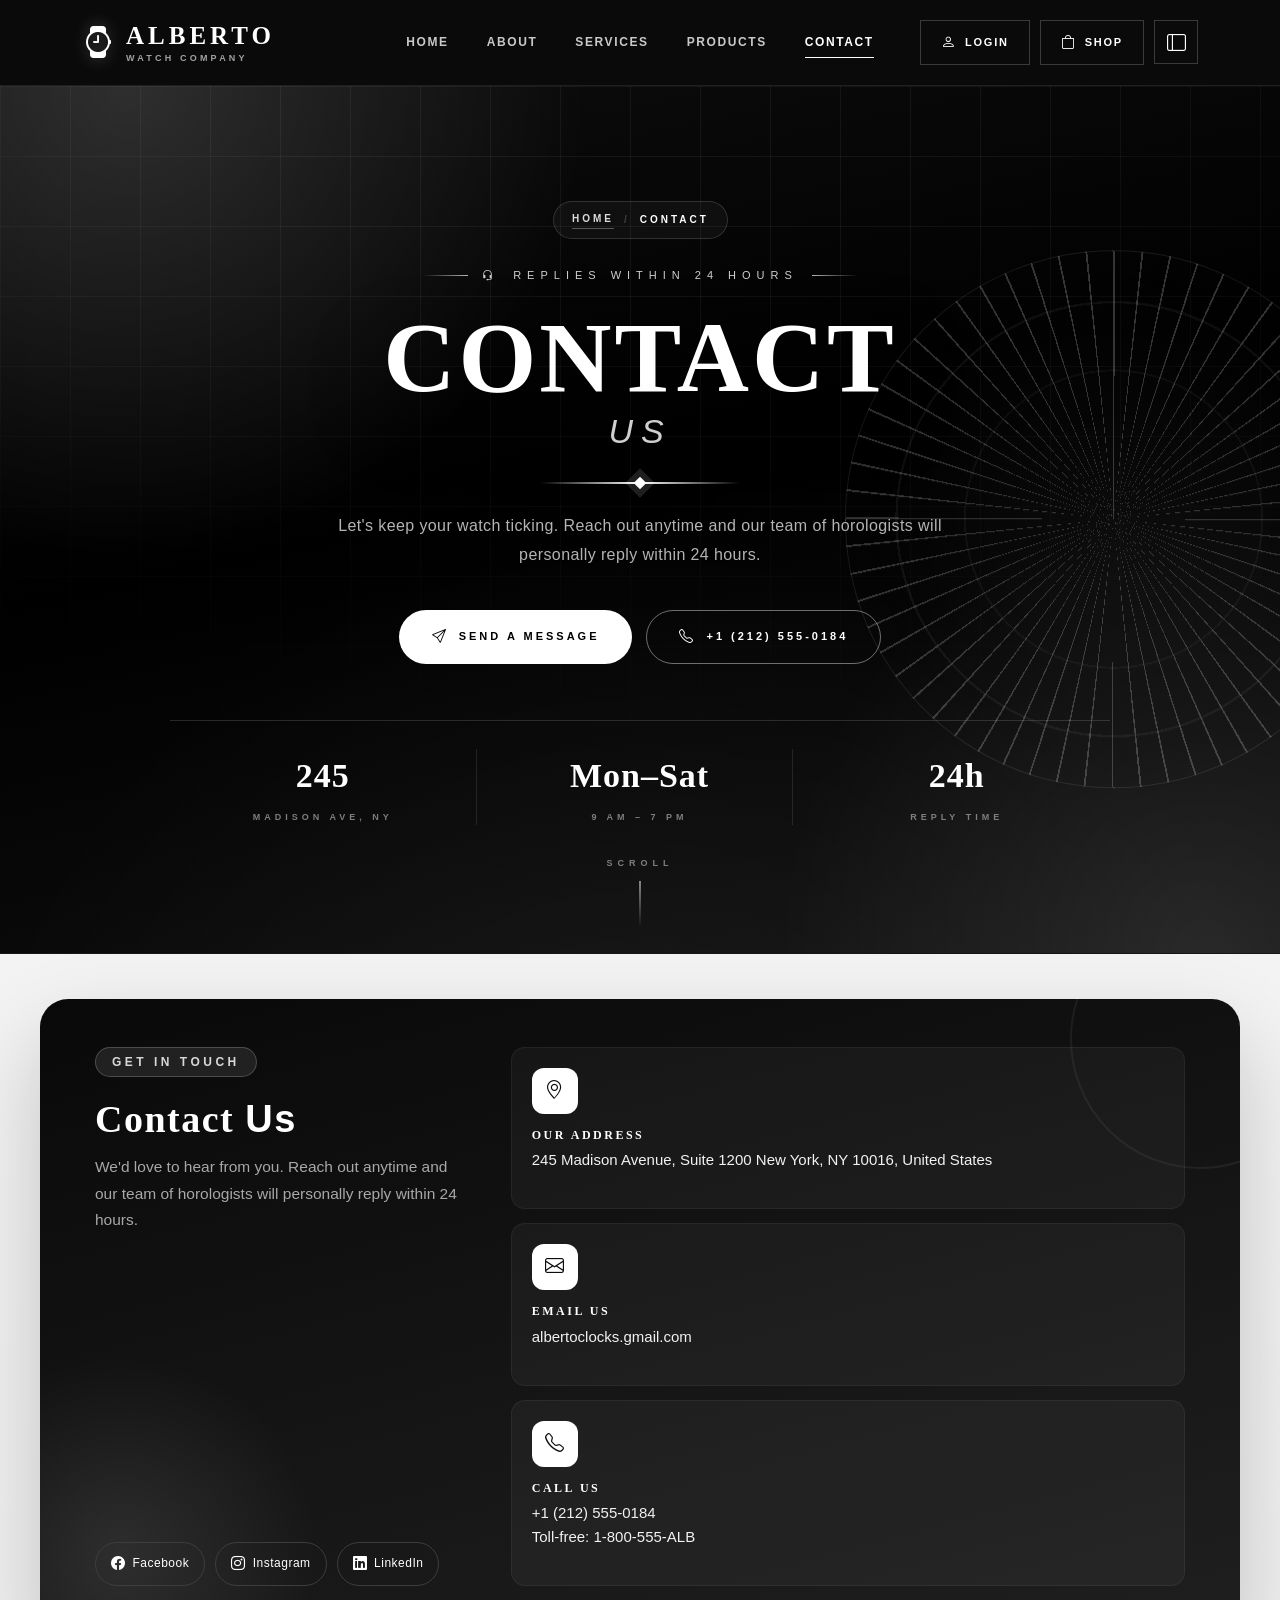
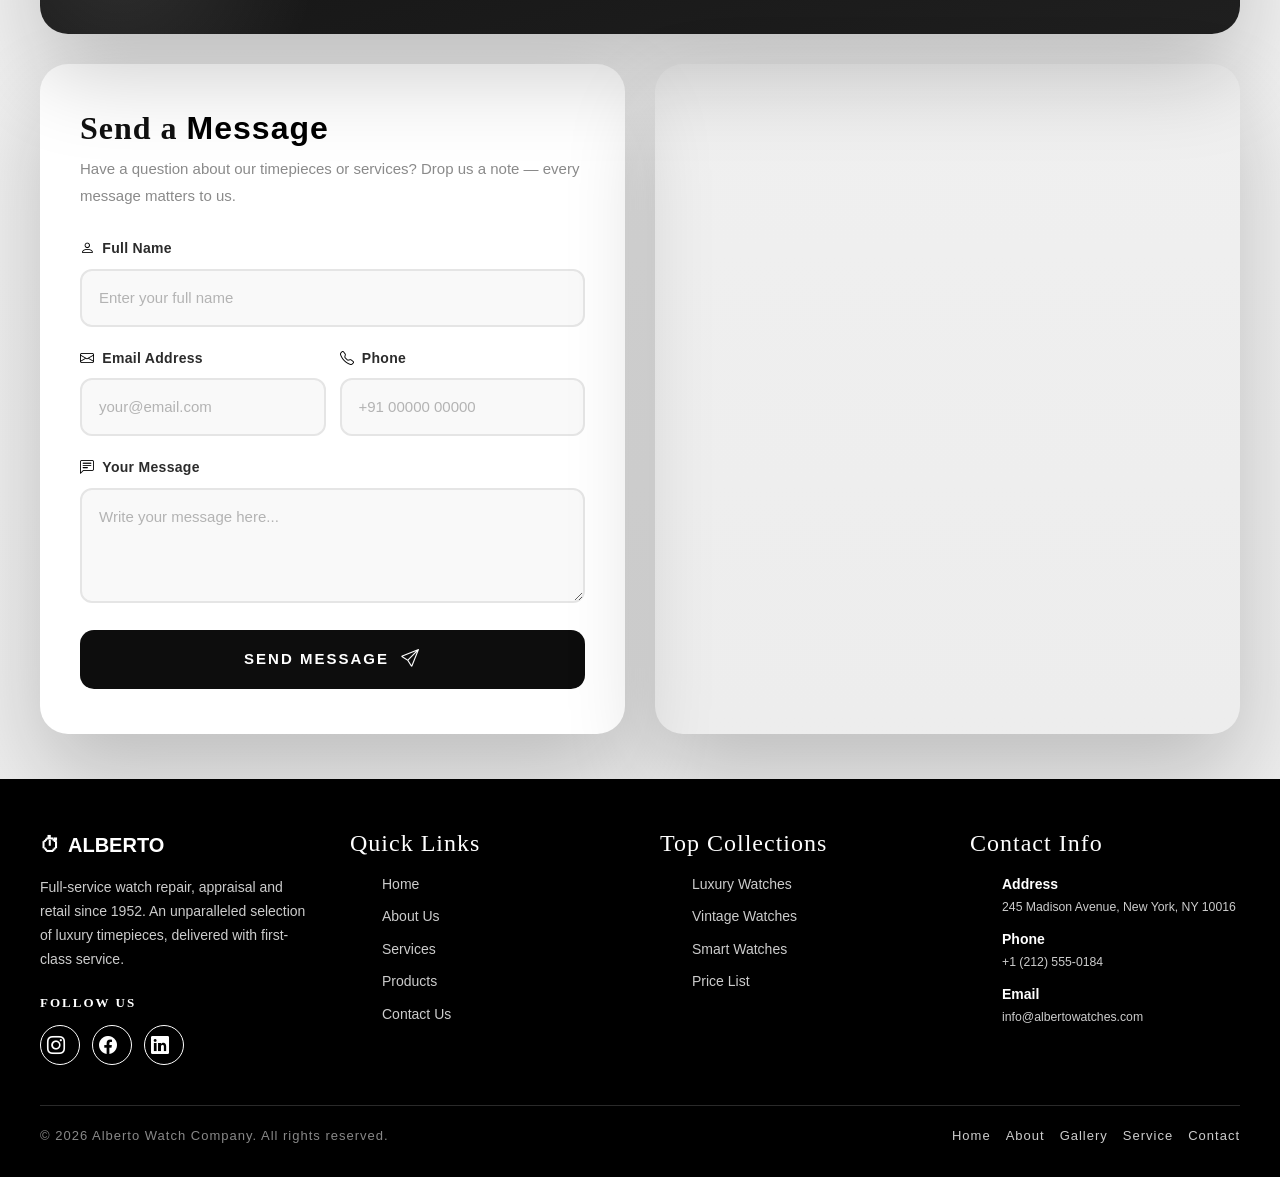
<file: pages/contact.html>
<!DOCTYPE html>
<html lang="en">
<head>
    <meta charset="UTF-8">
    <meta name="viewport" content="width=device-width, initial-scale=1.0">

    <title>Alberto Watch Company</title>
 <link rel="shortcut icon" href="../images/Untitled design.png" type="image/x-icon">
    <!-- Bootstrap CSS -->
    <link
        href="https://cdn.jsdelivr.net/npm/bootstrap@5.3.8/dist/css/bootstrap.min.css"
        rel="stylesheet"
    >

    <!-- Bootstrap Icons -->
    <link
        rel="stylesheet"
        href="https://cdn.jsdelivr.net/npm/bootstrap-icons@1.11.3/font/bootstrap-icons.min.css"
    >
   <link rel="stylesheet" href="../css/styles.css?v=9">
</head>
<body class="contact-page">
    <!-- ================= NAVBAR ================= -->

<nav class="navbar navbar-expand-lg alberto-navbar sticky-top">

    <div class="container">

        <!-- LOGO -->
        <a href="../index.html" class="brand-logo">

            <i class="bi bi-watch"></i>

            <span class="brand-text">
                <span class="brand-name">ALBERTO</span>
                <span class="brand-tagline">WATCH COMPANY</span>
            </span>

        </a>


        <!-- MOBILE TOGGLER -->
        <button
            class="navbar-toggler menu-btn"
            type="button"
            data-bs-toggle="collapse"
            data-bs-target="#albertoNavbar"
            aria-controls="albertoNavbar"
            aria-expanded="false"
            aria-label="Toggle navigation">

            <i class="bi bi-list"></i>

        </button>


        <!-- NAVIGATION -->
        <div class="collapse navbar-collapse" id="albertoNavbar">

            <ul class="navbar-nav mx-auto mb-2 mb-lg-0">

                <li class="nav-item">
                    <a class="nav-link" href="../index.html">
                        Home
                    </a>
                </li>

                <li class="nav-item">
                    <a class="nav-link" href="./about.html">
                        About
                    </a>
                </li>

                <li class="nav-item">
                    <a class="nav-link" href="./services.html">
                        Services
                    </a>
                </li>

                <li class="nav-item">
                    <a class="nav-link" href="./product.html">
                        Products
                    </a>
                </li>

                <li class="nav-item">
                    <a class="nav-link active" href="./contact.html" aria-current="page">
                        Contact
                    </a>
                </li>

            </ul>


            <!-- RIGHT SIDE -->
            <div class="nav-actions">

                <button class="nav-btn" type="button">
                    <i class="bi bi-person"></i>
                    Login
                </button>

                <button class="nav-btn" type="button">
                    <i class="bi bi-bag"></i>
                    Shop
                </button>

                <!-- SIDEBAR / MENU BUTTON -->
                <button
                    class="menu-btn sidebar-btn"
                    type="button"
                    aria-label="Open side menu"
                    aria-controls="albertoSidebar"
                    data-bs-toggle="offcanvas"
                    data-bs-target="#albertoSidebar">

                    <i class="bi bi-layout-sidebar"></i>
                    <span class="btn-label">Menu</span>

                </button>

            </div>

        </div>

    </div>

</nav>


<!-- ================= SIDEBAR ================= -->

<div
    class="offcanvas offcanvas-end text-bg-dark"
    tabindex="-1"
    id="albertoSidebar">

    <div class="offcanvas-header">

        <h5 class="offcanvas-title">
            ALBERTO
        </h5>

        <button
            type="button"
            class="btn-close btn-close-white"
            data-bs-dismiss="offcanvas">
        </button>

    </div>

    <div class="offcanvas-body">

        <p class="text-secondary">
            Luxury timepieces crafted with elegance,
            precision and timeless design.
        </p>

        <hr>

        <ul class="list-unstyled">

            <li class="mb-3">
                <a href="../index.html" class="text-white text-decoration-none">
                    <i class="bi bi-house me-2"></i>
                    Home
                </a>
            </li>

            <li class="mb-3">
                <a href="./about.html" class="text-white text-decoration-none">
                    <i class="bi bi-building me-2"></i>
                    About
                </a>
            </li>

            <li class="mb-3">
                <a href="./services.html" class="text-white text-decoration-none">
                    <i class="bi bi-gear me-2"></i>
                    Services
                </a>
            </li>

            <li class="mb-3">
                <a href="./product.html" class="text-white text-decoration-none">
                    <i class="bi bi-watch me-2"></i>
                    product
                </a>
            </li>

            <li class="mb-3">
                <a href="./contact.html" class="text-white text-decoration-none">
                    <i class="bi bi-envelope me-2"></i>
                    Contact
                </a>
            </li>

        </ul>

    </div>

</div>


<!-- jQuery (required by custom scripts) -->
<script src="https://cdn.jsdelivr.net/npm/jquery@3.7.1/dist/jquery.min.js"></script>

<!-- Bootstrap JS -->
<script
    src="https://cdn.jsdelivr.net/npm/bootstrap@5.3.8/dist/js/bootstrap.bundle.min.js">
</script>

<!-- Custom JS -->
<script src="../js/javascript.js"></script>


<!-- ===== HERO ===== -->
    <section class="page-hero">
        <span class="page-hero__dial" aria-hidden="true"></span>

        <div class="container">
            <div class="page-hero__inner">

                <nav class="page-hero__crumb ph-in ph-in--1" aria-label="Breadcrumb">
                    <a href="../index.html">Home</a>
                    <span class="sep" aria-hidden="true">/</span>
                    <span aria-current="page">Contact</span>
                </nav>

                <span class="page-hero__eyebrow ph-in ph-in--2">
                    <i class="bi bi-headset"></i>
                    Replies Within 24 Hours
                </span>

                <h1 class="ph-in ph-in--3">Contact<span class="accent">Us</span></h1>

                <div class="page-hero__rule ph-in ph-in--4" aria-hidden="true"></div>

                <p class="page-hero__lead ph-in ph-in--4">Let's keep your watch ticking. Reach out anytime and
                    our team of horologists will personally reply within 24 hours.</p>

                <div class="page-hero__actions ph-in ph-in--5">
                    <a href="#message-heading" class="ph-btn ph-btn--solid">
                        <i class="bi bi-send"></i>
                        Send A Message
                    </a>
                    <a href="tel:+12125550184" class="ph-btn ph-btn--ghost">
                        <i class="bi bi-telephone"></i>
                        +1 (212) 555-0184
                    </a>
                </div>

                <ul class="page-hero__stats ph-in ph-in--6">
                    <li>
                        <b>245</b>
                        <span>Madison Ave, NY</span>
                    </li>
                    <li>
                        <b>Mon&ndash;Sat</b>
                        <span>9 AM &ndash; 7 PM</span>
                    </li>
                    <li>
                        <b>24h</b>
                        <span>Reply Time</span>
                    </li>
                </ul>

            </div>
        </div>

        <span class="page-hero__cue" aria-hidden="true">
            Scroll
            <i></i>
        </span>
    </section>


    <main class="page-content">
        <section class="contact-section" aria-labelledby="contact-heading">
            <div class="contact-intro">
                <span class="badge">Get in Touch</span>
                <h2 class="main-heading" id="contact-heading">Contact <span>Us</span></h2>
                <p class="sub">We'd love to hear from you. Reach out anytime and our team of horologists will personally reply within 24 hours.</p>

                <div class="social">
                    <a href="https://www.facebook.com/albertowatches"
                       target="_blank"
                       rel="noopener noreferrer"
                       aria-label="Alberto Watch Company on Facebook">
                        <i class="bi bi-facebook" aria-hidden="true"></i>
                        Facebook
                    </a>
                    <a href="https://www.instagram.com/albertowatches"
                       target="_blank"
                       rel="noopener noreferrer"
                       aria-label="Alberto Watch Company on Instagram">
                        <i class="bi bi-instagram" aria-hidden="true"></i>
                        Instagram
                    </a>
                    <a href="https://www.linkedin.com/company/albertowatches"
                       target="_blank"
                       rel="noopener noreferrer"
                       aria-label="Alberto Watch Company on LinkedIn">
                        <i class="bi bi-linkedin" aria-hidden="true"></i>
                        LinkedIn
                    </a>
                </div>
            </div>

            <div class="contact-details">
                <div class="info-item">
                    <div class="icon">
                        <i class="bi bi-geo-alt"></i>
                    </div>
                    <div>
                        <h3>Our Address</h3>
                        <p>245 Madison Avenue, Suite 1200
New York, NY 10016, United States</p>
                    </div>
                </div>

                <div class="info-item">
                    <div class="icon">
                        <i class="bi bi-envelope"></i>
                    </div>
                    <div>
                        <h3>Email Us</h3>
                        <p>albertoclocks.gmail.com</p>
                    </div>
                </div>

                <div class="info-item">
                    <div class="icon">
                        <i class="bi bi-telephone"></i>
                    </div>
                    <div>
                        <h3>Call Us</h3>
                        <p>+1 (212) 555-0184 <br>Toll-free: 1-800-555-ALB</p>
                    </div>
                </div>
            </div>
        </section>

        <div class="form-map">
            <section class="form-card" aria-labelledby="message-heading">
                <h2 class="main-heading" id="message-heading">Send a <span>Message</span></h2>
                <p class="sub">Have a question about our timepieces or services? Drop us a note — every message matters to us.</p>

                <form action="#" method="post">
                    <div class="form-group">
                        <label for="name">
                            <i class="bi bi-person"></i>
                            Full Name
                        </label>
                         <input type="text" id="name" name="name" placeholder="Enter your full name" pattern="[A-Za-z ]+" required>
                    </div>

                    <div class="form-row">
                        <div class="form-group">
                            <label for="email">
                                <i class="bi bi-envelope"></i>
                                Email Address
                            </label>
                            <input type="email" id="email" name="email" placeholder="your@email.com" required>
                        </div>

                        <div class="form-group">
                            <label for="phone">
                                <i class="bi bi-telephone"></i>
                                Phone
                            </label>
                             <input type="tel" id="phone" name="phone" placeholder="+91 00000 00000" inputmode="numeric" pattern="[0-9]{11}" maxlength="11" required>
                        </div>
                    </div>

                    <div class="form-group">
                        <label for="message">
                            <i class="bi bi-chat-left-text"></i>
                            Your Message
                        </label>
                        <textarea id="message" name="message" placeholder="Write your message here..." required></textarea>
                    </div>

                    <button type="submit" class="btn">
                        Send Message
                        <i class="bi bi-send"></i>
                    </button>
                </form>
            </section>

            <div class="map">
                <iframe src="https://www.google.com/maps/embed?pb=!1m18!1m12!1m3!1d182417.05434383918!2d-74.4042143757423!3d40.695064092090426!2m3!1f0!2f0!3f0!3m2!1i1024!2i768!4f13.1!3m3!1m2!1s0x89c24fa5d33f083b%3A0xc80b8f06e177fe62!2sNew%20York%2C%20NY%2C%20USA!5e0!3m2!1sen!2s!4v1790328314352!5m2!1sen!2s" title="Alberto Watch Company location map" allowfullscreen loading="lazy" referrerpolicy="strict-origin-when-cross-origin"></iframe>
            </div>
        </div>
    </main>
<!-- ============ FOOTER ============ -->
    <footer class="footer">

        <!-- Top row: brand + link groups -->
        <div class="footer-top">

            <!-- Brand -->
            <div>
                <div class="logo">
                    <span>&#9201;</span>
                    <span>ALBERTO</span>
                </div>
                <p class="brand-text">
                    Full-service watch repair, appraisal and retail since 1952.
                    An unparalleled selection of luxury timepieces, delivered
                    with first-class service.
                </p>

                <!-- Social -->
                <h4 class="footer-social-title">Follow Us</h4>
                <ul class="footer-social">
                    <li>
                        <a href="https://www.instagram.com/albertowatches"
                           target="_blank"
                           rel="noopener noreferrer"
                           aria-label="Alberto Watch Company on Instagram">
                            <i class="bi bi-instagram" aria-hidden="true"></i>
                        </a>
                    </li>
                    <li>
                        <a href="https://www.facebook.com/albertowatches"
                           target="_blank"
                           rel="noopener noreferrer"
                           aria-label="Alberto Watch Company on Facebook">
                            <i class="bi bi-facebook" aria-hidden="true"></i>
                        </a>
                    </li>
                    <li>
                        <a href="https://www.linkedin.com/company/albertowatches"
                           target="_blank"
                           rel="noopener noreferrer"
                           aria-label="Alberto Watch Company on LinkedIn">
                            <i class="bi bi-linkedin" aria-hidden="true"></i>
                        </a>
                    </li>
                </ul>
            </div>

            <!-- Quick Links -->
            <div>
                <h4>Quick Links</h4>
                <ul>
                    <li><a href="../index.html#home">Home</a></li>
                    <li><a href="about.html">About Us</a></li>
                    <li><a href="services.html">Services</a></li>
                    <li><a href="product.html">Products</a></li>
                    <li><a href="contact.html">Contact Us</a></li>
                </ul>
            </div>

            <!-- Collections -->
            <div>
                <h4>Top Collections</h4>
                <ul>
                    <li><a href="product.html#collection">Luxury Watches</a></li>
                    <li><a href="product.html#collection">Vintage Watches</a></li>
                    <li><a href="product.html#collection">Smart Watches</a></li>
                    <li><a href="../index.html#prices">Price List</a></li>
                </ul>
            </div>

            <!-- Contact -->
            <div>
                <h4>Contact Info</h4>
                <ul class="footer-contact">
                    <li>
                        <strong>Address</strong>
                        <small>245 Madison Avenue, New York, NY 10016</small>
                    </li>
                    <li>
                        <strong>Phone</strong>
                        <small><a href="tel:+12125550184">+1 (212) 555-0184</a></small>
                    </li>
                    <li>
                        <strong>Email</strong>
                        <small><a href="mailto:info@albertowatches.com">info@albertowatches.com</a></small>
                    </li>
                </ul>
            </div>

        </div>

        <!-- Bottom row: copyright + small links -->
        <div class="footer-bottom">
            <span>&copy; 2026 Alberto Watch Company. All rights reserved.</span>
            <div class="fb-links">
                <a href="../index.html#home">Home</a>
                <a href="about.html">About</a>
                <a href="../index.html#gallery">Gallery</a>
                <a href="services.html">Service</a>
                <a href="contact.html">Contact</a>
            </div>
        </div>

    </footer>

</body>
</html>
</file>
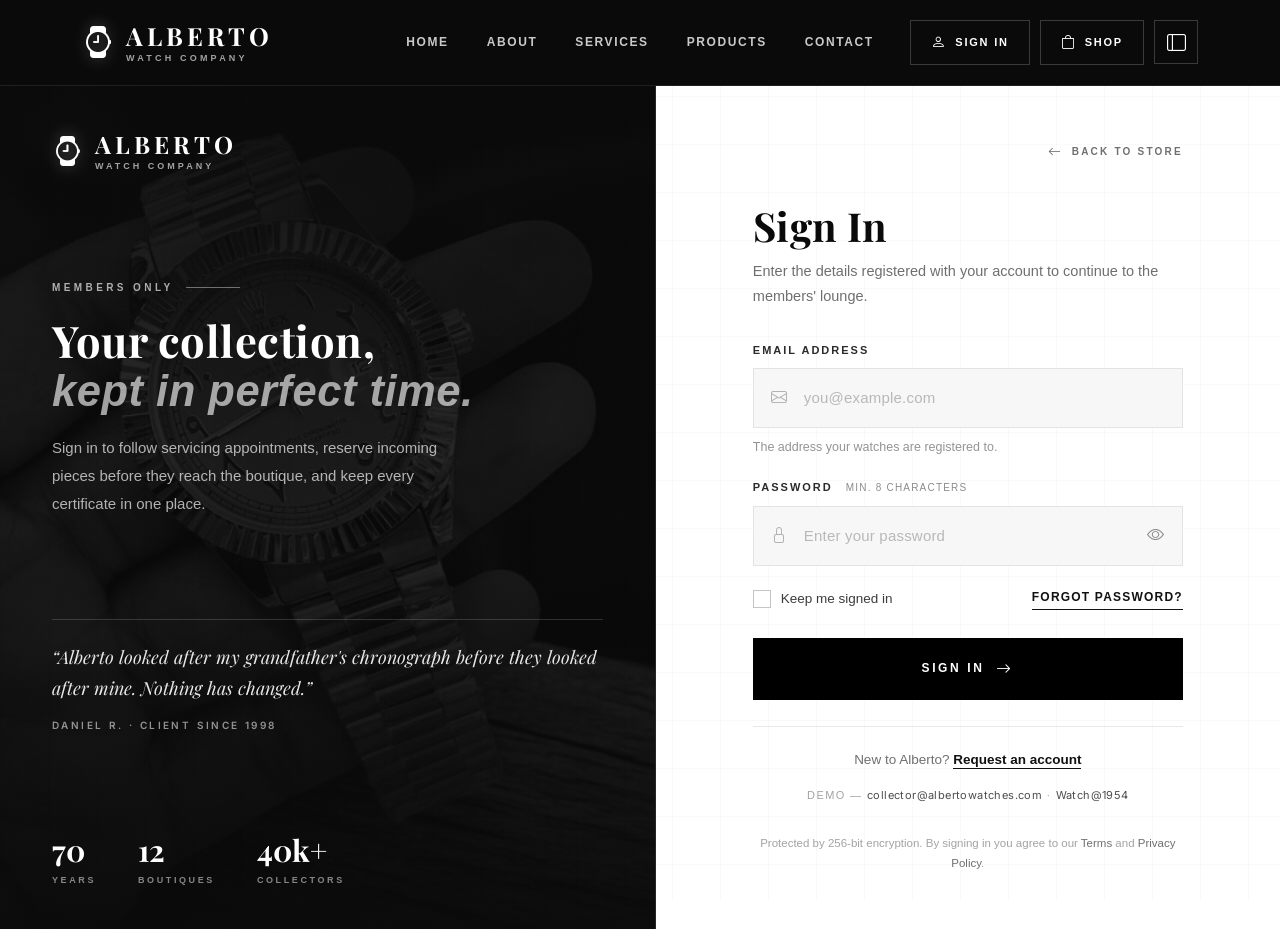
<file: pages/login.html>
<!DOCTYPE html>
<html lang="en">
<head>
    <meta charset="UTF-8">
    <meta name="viewport" content="width=device-width, initial-scale=1.0">
    <meta name="description" content="Sign in to your Alberto Watch Company account to track orders, manage collections and book private consultations.">

    <title>Login | Alberto Watch Company</title>
 <link rel="shortcut icon" href="../images/Untitled design.png" type="image/x-icon">
    <!-- Bootstrap CSS -->
    <link
        href="https://cdn.jsdelivr.net/npm/bootstrap@5.3.8/dist/css/bootstrap.min.css"
        rel="stylesheet"
    >

    <!-- Bootstrap Icons -->
    <link
        rel="stylesheet"
        href="https://cdn.jsdelivr.net/npm/bootstrap-icons@1.11.3/font/bootstrap-icons.min.css"
    >

    <!-- Typefaces: Playfair Display (display serif) + Inter (UI sans) -->
    <link rel="preconnect" href="https://fonts.googleapis.com">
    <link rel="preconnect" href="https://fonts.gstatic.com" crossorigin>
    <link
        href="https://fonts.googleapis.com/css2?family=Playfair+Display:ital,wght@0,400;0,600;0,700;0,800;1,400;1,600&family=Inter:wght@300;400;500;600;700&display=swap"
        rel="stylesheet"
    >

    <link rel="stylesheet" href="../css/styles.css?v=9">
</head>

<body class="auth-page">

    <!-- ================= NAVBAR ================= -->

    <nav class="navbar navbar-expand-lg alberto-navbar sticky-top">

        <div class="container">

            <!-- LOGO -->
            <a href="../index.html" class="brand-logo">

                <i class="bi bi-watch"></i>

                <span class="brand-text">
                    <span class="brand-name">ALBERTO</span>
                    <span class="brand-tagline">WATCH COMPANY</span>
                </span>

            </a>

            <!-- MOBILE TOGGLER -->
            <button
                class="navbar-toggler menu-btn"
                type="button"
                data-bs-toggle="collapse"
                data-bs-target="#albertoNavbar"
                aria-controls="albertoNavbar"
                aria-expanded="false"
                aria-label="Toggle navigation">

                <i class="bi bi-list"></i>

            </button>

            <!-- NAVIGATION -->
            <div class="collapse navbar-collapse" id="albertoNavbar">

                <ul class="navbar-nav mx-auto mb-2 mb-lg-0">

                    <li class="nav-item">
                        <a class="nav-link" href="../index.html">
                            Home
                        </a>
                    </li>

                    <li class="nav-item">
                        <a class="nav-link" href="./about.html">
                            About
                        </a>
                    </li>

                    <li class="nav-item">
                        <a class="nav-link" href="./services.html">
                            Services
                        </a>
                    </li>

                    <li class="nav-item">
                        <a class="nav-link" href="./product.html">
                            Products
                        </a>
                    </li>

                    <li class="nav-item">
                        <a class="nav-link" href="./contact.html">
                            Contact
                        </a>
                    </li>

                </ul>

                <!-- RIGHT SIDE -->
                <div class="nav-actions">

                    <a class="nav-btn" href="./login.html" aria-current="page">
                        <i class="bi bi-person"></i>
                        Sign In
                    </a>

                    <a class="nav-btn" href="./product.html">
                        <i class="bi bi-bag"></i>
                        Shop
                    </a>

                    <!-- SIDEBAR / MENU BUTTON -->
                    <button
                        class="menu-btn sidebar-btn"
                        type="button"
                        aria-label="Open side menu"
                        aria-controls="albertoSidebar"
                        data-bs-toggle="offcanvas"
                        data-bs-target="#albertoSidebar">

                        <i class="bi bi-layout-sidebar"></i>
                        <span class="btn-label">Menu</span>

                    </button>

                </div>

            </div>

        </div>

    </nav>


    <!-- ================= SIDEBAR ================= -->

    <div
        class="offcanvas offcanvas-end text-bg-dark"
        tabindex="-1"
        id="albertoSidebar">

        <div class="offcanvas-header">

            <h5 class="offcanvas-title">
                ALBERTO
            </h5>

            <button
                type="button"
                class="btn-close btn-close-white"
                data-bs-dismiss="offcanvas">
            </button>

        </div>

        <div class="offcanvas-body">

            <p class="text-secondary">
                Luxury timepieces crafted with elegance,
                precision and timeless design.
            </p>

            <hr>

            <ul class="list-unstyled">

                <li class="mb-3">
                    <a href="../index.html" class="text-white text-decoration-none">
                        <i class="bi bi-house me-2"></i>
                        Home
                    </a>
                </li>

                <li class="mb-3">
                    <a href="./about.html" class="text-white text-decoration-none">
                        <i class="bi bi-building me-2"></i>
                        About
                    </a>
                </li>

                <li class="mb-3">
                    <a href="./services.html" class="text-white text-decoration-none">
                        <i class="bi bi-gear me-2"></i>
                        Services
                    </a>
                </li>

                <li class="mb-3">
                    <a href="./product.html" class="text-white text-decoration-none">
                        <i class="bi bi-watch me-2"></i>
                        Products
                    </a>
                </li>

                <li class="mb-3">
                    <a href="./contact.html" class="text-white text-decoration-none">
                        <i class="bi bi-envelope me-2"></i>
                        Contact
                    </a>
                </li>

            </ul>

        </div>

    </div>

    <a class="auth-skip" href="#loginEmail">Skip to sign in</a>

    <div class="auth-shell">

        <!-- ================= LEFT : EDITORIAL PANEL ================= -->

        <aside class="auth-aside">

            <figure class="auth-aside__media">
                <img
                    src="../images/images (20).jpg"
                    alt="Skeleton movement on an Alberto timepiece">
            </figure>

            <div class="auth-aside__inner">

                <!-- LOGO -->
                <a href="../index.html" class="auth-brand">
                    <i class="bi bi-watch auth-brand__icon" aria-hidden="true"></i>
                    <span class="auth-brand__text">
                        <span class="auth-brand__name">ALBERTO</span>
                        <span class="auth-brand__tagline">Watch Company</span>
                    </span>
                </a>

                <div class="auth-aside__copy">

                    <span class="auth-aside__kicker">Members Only</span>

                    <h1 class="auth-aside__title">
                        Your collection,<br>
                        <em>kept in perfect time.</em>
                    </h1>

                    <p class="auth-aside__lead">
                        Sign in to follow servicing appointments, reserve
                        incoming pieces before they reach the boutique, and
                        keep every certificate in one place.
                    </p>

                </div>

                <div class="auth-aside__quote">

                    <p>
                        &ldquo;Alberto looked after my grandfather's chronograph
                        before they looked after mine. Nothing has changed.&rdquo;
                    </p>

                    <cite>Daniel R. &middot; Client since 1998</cite>

                </div>

                <ul class="auth-aside__stats">
                    <li>
                        <b>70</b>
                        <span>Years</span>
                    </li>
                    <li>
                        <b>12</b>
                        <span>Boutiques</span>
                    </li>
                    <li>
                        <b>40k+</b>
                        <span>Collectors</span>
                    </li>
                </ul>

            </div>

        </aside>

        <!-- ================= RIGHT : SIGN-IN CARD ================= -->

        <main class="auth-main">

            <div class="auth-card">

                <div class="auth-card__top">

                    <!-- brand, shown on small screens only -->
                    <a href="../index.html" class="auth-card__brand">
                        <i class="bi bi-watch auth-brand__icon" aria-hidden="true"></i>
                        <span class="auth-brand__text">
                            <span class="auth-brand__name">ALBERTO</span>
                            <span class="auth-brand__tagline">Watch Company</span>
                        </span>
                    </a>

                    <a href="../index.html" class="auth-back">
                        <i class="bi bi-arrow-left" aria-hidden="true"></i>
                        Back to store
                    </a>

                </div>

                <div class="auth-card__body">

                    <h2 class="auth-title">Sign In</h2>

                    <p class="auth-sub">
                        Enter the details registered with your account to
                        continue to the members' lounge.
                    </p>

                    <!-- ================= FORM ================= -->

                    <form
                        class="auth-form"
                        id="loginForm"
                        novalidate
                        autocomplete="on">

                        <!-- form level feedback -->
                        <div
                            class="auth-alert"
                            id="loginAlert"
                            role="alert"
                            aria-live="assertive"
                            hidden>

                            <i class="bi bi-exclamation-triangle" aria-hidden="true"></i>
                            <span data-alert-text></span>

                        </div>

                        <!-- ---------- EMAIL ---------- -->

                        <div class="auth-field" data-field="email">

                            <label class="auth-label" for="loginEmail">
                                Email Address
                            </label>

                            <div class="auth-control auth-control--icon">

                                <input
                                    class="auth-input"
                                    type="email"
                                    id="loginEmail"
                                    name="email"
                                    placeholder="you@example.com"
                                    autocomplete="email"
                                    inputmode="email"
                                    spellcheck="false"
                                    maxlength="254"
                                    required
                                    aria-describedby="loginEmailHint loginEmailError">

                                <i class="bi bi-envelope" aria-hidden="true"></i>

                            </div>

                            <p class="auth-hint" id="loginEmailHint">
                                The address your watches are registered to.
                            </p>

                            <p class="auth-error" id="loginEmailError" hidden></p>

                        </div>

                        <!-- ---------- PASSWORD ---------- -->

                        <div class="auth-field" data-field="password">

                            <label class="auth-label" for="loginPassword">
                                Password
                                <span class="auth-optional">Min. 8 characters</span>
                            </label>

                            <div class="auth-control auth-control--icon auth-control--toggle">

                                <input
                                    class="auth-input"
                                    type="password"
                                    id="loginPassword"
                                    name="password"
                                    placeholder="Enter your password"
                                    autocomplete="current-password"
                                    maxlength="72"
                                    minlength="8"
                                    required
                                    aria-describedby="loginPasswordError">

                                <i class="bi bi-lock" aria-hidden="true"></i>

                                <button
                                    class="auth-toggle"
                                    type="button"
                                    id="togglePassword"
                                    aria-label="Show password"
                                    aria-pressed="false">

                                    <i class="bi bi-eye" aria-hidden="true"></i>

                                </button>

                            </div>

                            <div class="auth-strength" data-strength hidden>

                                <span
                                    class="auth-strength__bars"
                                    data-level="0"
                                    aria-hidden="true">

                                    <i></i>
                                    <i></i>
                                    <i></i>
                                </span>

                                <span class="auth-strength__text" data-strength-text>
                                    Strength
                                </span>

                            </div>

                            <p class="auth-error" id="loginPasswordError" hidden></p>

                        </div>

                        <!-- ---------- REMEMBER / FORGOT ---------- -->

                        <div class="auth-meta">

                            <label class="auth-check">
                                <input
                                    type="checkbox"
                                    id="rememberMe"
                                    name="remember"
                                    value="yes">

                                <span class="auth-check__box" aria-hidden="true"></span>

                                <span>Keep me signed in</span>
                            </label>

                            <a class="auth-forgot" href="./contact.html">
                                Forgot password?
                            </a>

                        </div>

                        <!-- ---------- SUBMIT ---------- -->

                        <button class="auth-submit" type="submit" id="loginSubmit">
                            <span class="spinner" aria-hidden="true"></span>
                            <span data-submit-text>Sign In</span>
                            <i class="bi bi-arrow-right" aria-hidden="true"></i>
                        </button>

                    </form>

                    <p class="auth-card__foot">
                        New to Alberto?
                        <a href="./contact.html">Request an account</a>
                    </p>

                    <p class="auth-demo">
                        Demo &mdash; <code>collector@albertowatches.com</code>
                        &middot; <code>Watch@1954</code>
                    </p>

                    <p class="auth-legal">
                        Protected by 256-bit encryption. By signing in you agree to
                        our <a href="../index.html">Terms</a> and
                        <a href="../index.html">Privacy Policy</a>.
                    </p>

                </div>

            </div>

        </main>

    </div>

    <!-- jQuery (required by custom scripts) -->
    <script src="https://cdn.jsdelivr.net/npm/jquery@3.7.1/dist/jquery.min.js"></script>

    <!-- Bootstrap JS -->
    <script src="https://cdn.jsdelivr.net/npm/bootstrap@5.3.8/dist/js/bootstrap.bundle.min.js"></script>

    <!-- Custom JS -->
    <script src="../js/javascript.js"></script>

</body>
</html>
</file>
<file: css/styles.css>
/* =========================================================
   NAVBAR  (scoped under .alberto-navbar so the per-page
   navbar blocks further down this file cannot override it)
   ========================================================= */

:root {
    --alberto-nav-h: 85px;
}

.alberto-navbar {
    position: relative;
    z-index: 1030;
    min-height: var(--alberto-nav-h);
    padding: 0;
    background: #0a0a0a;
    border-bottom: 1px solid #1f1f1f;
}

.alberto-navbar > .container {
    display: flex;
    align-items: center;
    min-height: var(--alberto-nav-h);
    padding-top: 10px;
    padding-bottom: 10px;
}

/* ---------- LOGO ---------- */

.alberto-navbar .brand-logo {
    display: inline-flex;
    align-items: center;
    gap: 12px;
    flex: 0 0 auto;
    padding: 6px 0;
    color: #fff !important;
    text-decoration: none;
}

.alberto-navbar .brand-logo > i {
    font-size: 32px;
    line-height: 1;
    color: #fff;
    filter: grayscale(100%) drop-shadow(0 0 8px rgba(255, 255, 255, 0.28));
    transition: transform 0.35s ease, color 0.35s ease;
}

.alberto-navbar .brand-logo:hover > i,
.alberto-navbar .brand-logo:focus-visible > i {
    transform: rotate(-12deg);
    color: #fff;
}

.alberto-navbar .brand-text {
    display: flex;
    flex-direction: column;
    line-height: 1;
}

.alberto-navbar .brand-name {
    display: block;
    font-family: "Playfair Display", Georgia, serif;
    font-size: 25px;
    font-weight: 700;
    line-height: 1;
    letter-spacing: 4px;
    color: #fff;
}

.alberto-navbar .brand-tagline {
    display: block;
    margin-top: 6px;
    font-size: 9px;
    font-weight: 600;
    letter-spacing: 3.2px;
    text-transform: uppercase;
    color: rgba(255, 255, 255, 0.62);
}

/* ---------- NAV LINKS ---------- */

.alberto-navbar .navbar-nav {
    gap: 2px;
    margin: 0;
    padding: 0;
}

.alberto-navbar .navbar-nav .nav-link {
    position: relative;
    display: block;
    margin: 0 4px;
    padding: 12px 14px !important;
    color: rgba(255, 255, 255, 0.78) !important;
    font-size: 12px;
    font-weight: 600;
    letter-spacing: 1.6px;
    text-transform: uppercase;
    border-radius: 0;
    transition: color 0.3s ease;
}

.alberto-navbar .navbar-nav .nav-link::after {
    content: "";
    position: absolute;
    left: 14px;
    right: 14px;
    bottom: 6px;
    width: auto;
    height: 1px;
    background: #fff;
    transform: scaleX(0);
    transform-origin: left center;
    transition: transform 0.35s ease;
}

.alberto-navbar .navbar-nav .nav-link:hover,
.alberto-navbar .navbar-nav .nav-link:focus-visible,
.alberto-navbar .navbar-nav .nav-link.active {
    color: #fff !important;
}

.alberto-navbar .navbar-nav .nav-link:hover::after,
.alberto-navbar .navbar-nav .nav-link:focus-visible::after,
.alberto-navbar .navbar-nav .nav-link.active::after {
    transform: scaleX(1);
}

/* ---------- RIGHT SIDE ACTIONS ---------- */

.alberto-navbar .nav-actions {
    display: flex;
    align-items: center;
    gap: 10px;
    flex: 0 0 auto;
    margin-left: 22px;
}

.alberto-navbar .nav-btn {
    display: inline-flex;
    align-items: center;
    justify-content: center;
    gap: 8px;
    padding: 10px 20px;
    border: 1px solid #3a3a3a;
    border-radius: 0;
    background: transparent;
    color: #fff;
    font-family: inherit;
    font-size: 11px;
    font-weight: 600;
    letter-spacing: 1.8px;
    text-transform: uppercase;
    text-decoration: none;
    white-space: nowrap;
    cursor: pointer;
    transition: background 0.3s ease, color 0.3s ease, border-color 0.3s ease;
}

.alberto-navbar .nav-btn > i {
    font-size: 14px;
}

.alberto-navbar .nav-btn:hover,
.alberto-navbar .nav-btn:focus-visible {
    background: #fff;
    border-color: #fff;
    color: #0a0a0a;
}

/* ---------- TOGGLER + SIDEBAR BUTTONS ---------- */

/* `display` starts at none: the collapse toggler is mobile-only,
   the sidebar button opts back in below. */
.alberto-navbar .navbar-toggler,
.alberto-navbar .menu-btn {
    display: none;
    align-items: center;
    justify-content: center;
    flex: 0 0 auto;
    width: 44px;
    height: 44px;
    margin: 0;
    padding: 0;
    border: 1px solid #3a3a3a;
    border-radius: 0;
    background: transparent;
    color: #fff;
    font-size: 19px;
    line-height: 1;
    cursor: pointer;
    transition: background 0.3s ease, color 0.3s ease, border-color 0.3s ease;
}

.alberto-navbar .menu-btn {
    display: inline-flex;
}

/* the toggler carries .menu-btn too, so restate it with higher specificity */
.alberto-navbar .navbar-toggler.menu-btn {
    display: none;
}

.alberto-navbar .navbar-toggler {
    box-shadow: none !important;
}

.alberto-navbar .sidebar-btn {
    gap: 10px;
}

.alberto-navbar .sidebar-btn .btn-label {
    display: none;
    font-size: 11px;
    font-weight: 600;
    letter-spacing: 1.8px;
    text-transform: uppercase;
}

.alberto-navbar .navbar-toggler:hover,
.alberto-navbar .menu-btn:hover,
.alberto-navbar .navbar-toggler:focus-visible,
.alberto-navbar .menu-btn:focus-visible {
    background: #fff;
    border-color: #fff;
    color: #0a0a0a;
}

.alberto-navbar .navbar-toggler:focus-visible,
.alberto-navbar .menu-btn:focus-visible {
    outline: 2px solid #fff;
    outline-offset: 3px;
}

/* ---------- NAVBAR : DESKTOP GRID (truly centred links) ---------- */

@media (min-width: 992px) {

    .alberto-navbar > .container {
        display: grid;
        grid-template-columns: 1fr auto 1fr;
        align-items: center;
    }

    /* flatten the collapse so the three groups become grid items */
    .alberto-navbar .navbar-collapse {
        display: contents !important;
    }

    .alberto-navbar .brand-logo {
        grid-column: 1;
        justify-self: start;
    }

    .alberto-navbar .navbar-nav {
        grid-column: 2;
    }

    .alberto-navbar .nav-actions {
        grid-column: 3;
        justify-self: end;
        margin-left: 0;
    }
}

/* tighten up the band where logo + links + actions would not fit */
@media (min-width: 992px) and (max-width: 1199.98px) {

    .alberto-navbar .navbar-nav .nav-link {
        margin: 0 2px;
        padding: 12px 10px !important;
    }

    .alberto-navbar .navbar-nav .nav-link::after {
        left: 10px;
        right: 10px;
    }

    .alberto-navbar .nav-btn {
        padding: 10px 14px;
    }
}

/* ---------- NAVBAR : MOBILE ---------- */

@media (max-width: 991.98px) {

    :root {
        --alberto-nav-h: 69px;
    }

    .alberto-navbar,
    .alberto-navbar > .container {
        min-height: var(--alberto-nav-h);
    }

    .alberto-navbar .brand-logo > i {
        font-size: 27px;
    }

    .alberto-navbar .brand-name {
        font-size: 20px;
        letter-spacing: 3px;
    }

    .alberto-navbar .brand-tagline {
        margin-top: 5px;
        font-size: 7.5px;
        letter-spacing: 2.4px;
    }

    .alberto-navbar .navbar-toggler {
        display: inline-flex;
        margin-left: auto;
    }

    .alberto-navbar .navbar-toggler.menu-btn {
        display: inline-flex;
    }

    .alberto-navbar .navbar-collapse {
        width: 100%;
        margin: 0 -12px;
        padding: 16px 12px 22px;
        background: #0a0a0a;
        border-top: 1px solid #1f1f1f;
        align-items: stretch;
        max-height: calc(100vh - var(--alberto-nav-h));
        overflow-y: auto;
    }

    .alberto-navbar .navbar-nav {
        width: 100%;
        margin-right: 0 !important;
        margin-left: 0 !important;
        gap: 0;
    }

    .alberto-navbar .navbar-nav .nav-link {
        margin: 0;
        padding: 14px 16px !important;
        font-size: 12px;
        border-bottom: 1px solid #161616;
    }

    .alberto-navbar .navbar-nav .nav-link::after {
        top: 0;
        right: auto;
        bottom: 0;
        left: 0;
        width: 2px;
        height: auto;
        transform: scaleY(0);
        transform-origin: top center;
    }

    .alberto-navbar .navbar-nav .nav-link:hover::after,
    .alberto-navbar .navbar-nav .nav-link:focus-visible::after,
    .alberto-navbar .navbar-nav .nav-link.active::after {
        transform: scaleY(1);
    }

    .alberto-navbar .nav-actions {
        display: grid;
        grid-template-columns: 1fr 1fr;
        gap: 10px;
        margin: 18px 0 0;
        padding: 0;
    }

    .alberto-navbar .nav-btn,
    .alberto-navbar .nav-actions .menu-btn {
        width: 100%;
    }

    .alberto-navbar .nav-actions .menu-btn {
        grid-column: 1 / -1;
        height: 46px;
    }

    .alberto-navbar .sidebar-btn .btn-label {
        display: inline;
    }
}

@media (max-width: 400px) {

    .alberto-navbar .brand-tagline {
        display: none;
    }
}

@media (prefers-reduced-motion: reduce) {

    .alberto-navbar .brand-logo > i,
    .alberto-navbar .navbar-nav .nav-link::after,
    .alberto-navbar .nav-btn,
    .alberto-navbar .menu-btn,
    .alberto-navbar .navbar-toggler {
        transition: none;
    }
}

/* =========================================================
   HERO  /  CAROUSEL
   ========================================================= */

.alberto-carousel {
    position: relative;
    z-index: 1;
    background: #0a0a0a;
}

/* -1px: the navbar's bottom border sits on top of the slide */
.alberto-carousel .carousel-item {
    position: relative;
    height: clamp(500px, calc(100vh - var(--alberto-nav-h) - 1px), 860px);
}

.alberto-carousel .carousel-item img {
    display: block;
    width: 100%;
    height: 100%;
    object-fit: cover;
    object-position: center center;
    /* photos keep their original colour - only the UI is black & white */
    transform: scale(1.06);
    transition: transform 6s linear;
}

.alberto-carousel .carousel-item.active img {
    transform: scale(1);
}

/* Dark gradient overlay for caption legibility */
.alberto-carousel .carousel-item::after {
    content: "";
    position: absolute;
    inset: 0;
    z-index: 1;
    background:
        linear-gradient(90deg,
            rgba(0, 0, 0, 0.86) 0%,
            rgba(0, 0, 0, 0.6) 40%,
            rgba(0, 0, 0, 0.16) 72%,
            rgba(0, 0, 0, 0.32) 100%),
        linear-gradient(0deg, rgba(0, 0, 0, 0.5) 0%, rgba(0, 0, 0, 0) 46%),
        linear-gradient(180deg, rgba(0, 0, 0, 0.35) 0%, rgba(0, 0, 0, 0) 24%);
    pointer-events: none;
}

/* ---------- CAPTION : full-height, left aligned, vertically centred ---------- */

.alberto-carousel .carousel-caption {
    position: absolute;
    top: 0;
    right: 0;
    bottom: 0;
    left: 0;
    z-index: 2;
    display: flex;
    flex-direction: column;
    align-items: flex-start;
    justify-content: center;
    width: 100%;
    max-width: none;
    padding: 0 clamp(20px, 7vw, 96px);
    text-align: left;
    color: #fff;
}

.alberto-carousel .carousel-kicker {
    display: inline-block;
    margin: 0 0 20px;
    padding: 8px 18px;
    border: 1px solid rgba(255, 255, 255, 0.55);
    background: rgba(0, 0, 0, 0.34);
    color: #ffffff;
    font-size: 11px;
    font-weight: 700;
    letter-spacing: 4px;
    line-height: 1.2;
    text-transform: uppercase;
    text-align: left;
    backdrop-filter: blur(3px);
}

.alberto-carousel .carousel-title {
    margin: 0 0 18px;
    max-width: 640px;
    color: #fff;
    font-family: "Playfair Display", Georgia, serif;
    font-size: clamp(2.1rem, 5.2vw, 4rem);
    font-weight: 700;
    line-height: 1.05;
    letter-spacing: 1px;
    text-align: left;
    text-shadow: 0 6px 34px rgba(0, 0, 0, 0.55);
}

/* second line of the title: italic, lighter, wider tracking */
.alberto-carousel .carousel-title .accent {
    display: block;
    margin-top: 6px;
    font-size: 0.52em;
    font-weight: 400;
    font-style: italic;
    letter-spacing: 7px;
    text-transform: uppercase;
    color: #d2d2d2;
}

/* diamond divider, mirrors .page-hero__rule */
.alberto-carousel .carousel-rule {
    position: relative;
    width: 150px;
    height: 2px;
    margin: 0 0 24px;
    background: linear-gradient(90deg, #ffffff, rgba(255, 255, 255, 0.1));
}
.alberto-carousel .carousel-rule::after {
    content: "";
    position: absolute;
    top: 50%;
    right: 0;
    width: 8px;
    height: 8px;
    transform: translateY(-50%) rotate(45deg);
    background: #fff;
    box-shadow: 0 0 0 5px rgba(255, 255, 255, 0.14);
}

/* top-left brand mark */
.alberto-carousel__mark {
    position: absolute;
    top: 30px;
    left: clamp(20px, 7vw, 96px);
    z-index: 3;
    display: inline-flex;
    align-items: center;
    gap: 10px;
    font-size: 10px;
    font-weight: 600;
    letter-spacing: 4px;
    text-transform: uppercase;
    color: rgba(255, 255, 255, 0.72);
    pointer-events: none;
}
.alberto-carousel__mark i { font-size: 14px; color: #fff; }

/* bottom-right stat bar */
.alberto-carousel__stats {
    position: absolute;
    right: clamp(20px, 7vw, 96px);
    bottom: 30px;
    z-index: 3;
    display: flex;
    margin: 0;
    padding: 0;
    list-style: none;
    pointer-events: none;
}
.alberto-carousel__stats li {
    padding: 0 clamp(14px, 2vw, 26px);
    text-align: right;
    border-left: 1px solid rgba(255, 255, 255, 0.16);
}
.alberto-carousel__stats li:first-child { border-left: 0; }
.alberto-carousel__stats b {
    display: block;
    font-family: "Playfair Display", Georgia, serif;
    font-size: clamp(18px, 2vw, 26px);
    font-weight: 700;
    letter-spacing: 1px;
    color: #fff;
}
.alberto-carousel__stats span {
    display: block;
    margin-top: 4px;
    font-size: 8px;
    font-weight: 600;
    letter-spacing: 3px;
    text-transform: uppercase;
    color: rgba(255, 255, 255, 0.55);
}

.alberto-carousel .carousel-text {
    margin: 0 0 32px;
    max-width: 520px;
    color: rgba(255, 255, 255, 0.78);
    font-size: 16px;
    font-weight: 400;
    line-height: 1.75;
    letter-spacing: 0.3px;
    text-align: left;
}

/* ---------- CTA ---------- */

.alberto-carousel .carousel-cta {
    display: inline-flex;
    align-items: center;
    justify-content: center;
    gap: 12px;
    padding: 15px 34px;
    border: 1px solid #ffffff;
    border-radius: 999px;
    background: #ffffff;
    color: #000000;
    font-size: 12px;
    font-weight: 700;
    letter-spacing: 2.5px;
    text-transform: uppercase;
    text-decoration: none;
    white-space: nowrap;
    transition: background 0.3s ease, color 0.3s ease, border-color 0.3s ease, box-shadow 0.3s ease;
}

.alberto-carousel .carousel-cta > i {
    font-size: 15px;
    transition: transform 0.3s ease;
}

.alberto-carousel .carousel-cta:hover,
.alberto-carousel .carousel-cta:focus-visible {
    background: transparent;
    border-color: #ffffff;
    color: #ffffff;
    box-shadow: 0 14px 32px rgba(0, 0, 0, 0.45);
}

.alberto-carousel .carousel-cta:hover > i {
    transform: translateX(6px);
}

/* ---------- SLIDE ENTRANCE ---------- */

@keyframes albertoHeroIn {
    from {
        opacity: 0;
        transform: translateY(30px);
    }
    to {
        opacity: 1;
        transform: translateY(0);
    }
}

.alberto-carousel .carousel-item.active .carousel-kicker {
    animation: albertoHeroIn 0.8s cubic-bezier(0.22, 0.8, 0.3, 1) both 0.15s;
}

.alberto-carousel .carousel-item.active .carousel-title {
    animation: albertoHeroIn 0.8s cubic-bezier(0.22, 0.8, 0.3, 1) both 0.3s;
}

.alberto-carousel .carousel-item.active .carousel-rule {
    animation: albertoRuleIn 0.8s cubic-bezier(0.22, 0.8, 0.3, 1) both 0.4s;
}

@keyframes albertoRuleIn {
    from {
        opacity: 0;
        transform: scaleX(0);
        transform-origin: left center;
    }
    to {
        opacity: 1;
        transform: scaleX(1);
        transform-origin: left center;
    }
}

.alberto-carousel .carousel-item.active .carousel-text {
    animation: albertoHeroIn 0.8s cubic-bezier(0.22, 0.8, 0.3, 1) both 0.45s;
}

.alberto-carousel .carousel-item.active .carousel-cta {
    animation: albertoHeroIn 0.8s cubic-bezier(0.22, 0.8, 0.3, 1) both 0.6s;
}

/* ---------- INDICATORS ---------- */

.alberto-carousel .carousel-indicators {
    z-index: 3;
    right: auto;
    bottom: 34px;
    left: clamp(20px, 7vw, 96px);
    justify-content: flex-start;
    margin: 0;
    padding: 0;
}

.alberto-carousel .carousel-indicators [data-bs-target] {
    width: 42px;
    height: 3px;
    margin: 0 6px 0 0;
    padding: 0;
    border: 0;
    border-radius: 0;
    background-color: rgba(255, 255, 255, 0.3);
    opacity: 1;
    text-indent: -999em;
    cursor: pointer;
    transition: background-color 0.3s ease, width 0.3s ease;
}

.alberto-carousel .carousel-indicators [data-bs-target]:hover {
    background-color: rgba(255, 255, 255, 0.65);
}

.alberto-carousel .carousel-indicators .active {
    width: 66px;
    background-color: #ffffff;
}

/* ---------- CONTROLS ---------- */

.alberto-carousel .carousel-control-prev,
.alberto-carousel .carousel-control-next {
    top: 50%;
    right: clamp(20px, 5vw, 70px);
    bottom: auto;
    z-index: 3;
    width: 54px;
    height: 54px;
    margin: 0;
    padding: 0;
    border: 1px solid rgba(255, 255, 255, 0.35);
    border-radius: 50%;
    background: rgba(10, 10, 10, 0.35);
    opacity: 1;
    transition: background 0.3s ease, border-color 0.3s ease;
}

.alberto-carousel .carousel-control-prev {
    left: auto;
    right: calc(clamp(20px, 5vw, 70px) + 74px);
}

.alberto-carousel .carousel-control-prev:hover,
.alberto-carousel .carousel-control-next:hover,
.alberto-carousel .carousel-control-prev:focus-visible,
.alberto-carousel .carousel-control-next:focus-visible {
    background: #ffffff;
    border-color: #ffffff;
}

.alberto-carousel .carousel-control-icon {
    display: flex;
    align-items: center;
    justify-content: center;
    width: 100%;
    height: 100%;
    font-size: 22px;
    color: #fff;
    transition: color 0.3s ease;
}

.alberto-carousel .carousel-control-prev:hover .carousel-control-icon,
.alberto-carousel .carousel-control-next:hover .carousel-control-icon,
.alberto-carousel .carousel-control-prev:focus-visible .carousel-control-icon,
.alberto-carousel .carousel-control-next:focus-visible .carousel-control-icon {
    color: #0a0a0a;
}

/* ---------- HERO : RESPONSIVE ---------- */

@media (max-width: 991.98px) {

    .alberto-carousel .carousel-item {
        height: clamp(440px, calc(100vh - var(--alberto-nav-h) - 1px), 820px);
    }

    .alberto-carousel .carousel-caption {
        padding: 90px 24px 100px;
    }

    .alberto-carousel .carousel-kicker {
        margin-bottom: 16px;
        padding: 7px 14px;
        font-size: 10px;
        letter-spacing: 3px;
    }

    .alberto-carousel .carousel-title {
        margin-bottom: 14px;
    }

    .alberto-carousel .carousel-text {
        margin-bottom: 24px;
        font-size: 14px;
        line-height: 1.7;
    }

    .alberto-carousel .carousel-cta {
        padding: 13px 26px;
        font-size: 11px;
        letter-spacing: 2px;
    }

    .alberto-carousel .carousel-indicators {
        bottom: 26px;
        left: 24px;
    }

    .alberto-carousel .carousel-indicators [data-bs-target] {
        width: 30px;
        height: 3px;
        margin-right: 5px;
    }

    .alberto-carousel .carousel-indicators .active {
        width: 46px;
    }

    .alberto-carousel__stats {
        display: none;
    }

    .alberto-carousel__mark {
        top: 22px;
        font-size: 9px;
        letter-spacing: 3px;
    }

    .alberto-carousel .carousel-rule {
        width: 110px;
        margin-bottom: 20px;
    }

    .alberto-carousel .carousel-control-prev,
    .alberto-carousel .carousel-control-next {
        display: none;
    }
}

@media (max-width: 575.98px) {

    .alberto-carousel .carousel-item {
        height: clamp(400px, calc(100vh - var(--alberto-nav-h) - 1px), 780px);
    }

    .alberto-carousel .carousel-caption {
        padding: 80px 18px 92px;
    }

    .alberto-carousel .carousel-text {
        font-size: 13px;
    }
}

@media (prefers-reduced-motion: reduce) {

    .alberto-carousel .carousel-item img {
        transform: none;
        transition: none;
    }

    .alberto-carousel .carousel-item.active .carousel-kicker,
    .alberto-carousel .carousel-item.active .carousel-title,
    .alberto-carousel .carousel-item.active .carousel-rule,
    .alberto-carousel .carousel-item.active .carousel-text,
    .alberto-carousel .carousel-item.active .carousel-cta {
        animation: none;
    }
}

* {
  box-sizing: border-box;
}

body {
  margin: 0;
  font-family: Arial;
}

.header {
  text-align: center;
  padding: 32px;
}

/* GALLERY
.gallery {
    padding: 40px 24px 48px;
}

.gallery-grid {
    display: grid;
    grid-template-columns: repeat(4, 1fr);
    gap: 16px;
    max-width: 1400px;
    margin: 0 auto;
}

.gallery-item {
    position: relative;
    margin: 0;
    overflow: hidden;
    border-radius: 10px;
    box-shadow: 0 6px 18px rgba(0, 0, 0, 0.15);
    aspect-ratio: 4 / 5;
    transition: transform 0.4s ease, box-shadow 0.4s ease;
}

.gallery-item img {
    width: 100%;
    height: 100%;
    object-fit: cover;
    display: block;
    transition: transform 0.6s ease;
}

.gallery-overlay {
    position: absolute;
    inset: 0;
    display: flex;
    align-items: center;
    justify-content: center;
    background: rgba(0, 0, 0, 0.45);
    opacity: 0;
    transition: opacity 0.4s ease;
}

.gallery-overlay i {
    display: flex;
    align-items: center;
    justify-content: center;
    width: 52px;
    height: 52px;
    border: 1px solid rgba(255, 255, 255, 0.85);
    border-radius: 50%;
    color: #fff;
    font-size: 20px;
    transform: scale(0.7);
    transition: transform 0.4s ease, background 0.3s ease, color 0.3s ease;
}

.gallery-item::after {
    content: "";
    position: absolute;
    inset: 10px;
    border: 1px solid rgba(255, 255, 255, 0.9);
    border-radius: 4px;
    opacity: 0;
    transform: scale(1.04);
    transition: opacity 0.4s ease, transform 0.4s ease;
    pointer-events: none;
}

.gallery-item:hover {
    transform: translateY(-6px);
    box-shadow: 0 16px 34px rgba(0, 0, 0, 0.3);
}

.gallery-item:hover img {
    transform: scale(1.08);
}

.gallery-item:hover .gallery-overlay {
    opacity: 1;
}

.gallery-item:hover .gallery-overlay i {
    transform: scale(1);
}

.gallery-overlay i:hover {
    background: #fff;
    color: #000;
    border-color: #fff;
}

.gallery-item:hover::after {
    opacity: 1;
    transform: scale(1);
}

/* RESPONSIVE */
/* @media screen and (max-width: 992px) {
    .gallery-grid {
        grid-template-columns: repeat(3, 1fr);
        gap: 12px;
    }
}

@media screen and (max-width: 768px) {
    .gallery {
        padding: 28px 16px 36px;
    }

    .gallery-grid {
        grid-template-columns: repeat(2, 1fr);
        gap: 10px;
    }

    .gallery-overlay i {
        width: 44px;
        height: 44px;
        font-size: 18px;
    }
}

@media screen and (max-width: 480px) {
    .gallery-grid {
        grid-template-columns: repeat(2, 1fr);
        gap: 8px;
    }

    .gallery-item {
        border-radius: 8px;
    }
} */ */

/* ================= BRAND WATCH CARDS ================= */
.brand-watches {
    background: linear-gradient(180deg, #f7f7f7 0%, #ffffff 40%, #ffffff 100%);
    padding: 80px 24px 90px;
    border-top: 1px solid #eee;
}

/* Heading */
.brand-watches-head {
    text-align: center;
    max-width: 720px;
    margin: 0 auto 54px;
}

.brand-watches-kicker {
    display: block;
    font-size: 12px;
    letter-spacing: 5px;
    text-transform: uppercase;
    color: #111;
    margin-bottom: 14px;
    font-weight: 600;
}

.brand-watches-title {
    font-family: Georgia, serif;
    font-size: clamp(1.9rem, 3.6vw, 2.8rem);
    letter-spacing: 2px;
    color: #111;
    margin: 0 0 18px;
    font-weight: bold;
}

.brand-watches-line {
    display: block;
    width: 76px;
    height: 2px;
    margin: 0 auto 20px;
    background: linear-gradient(90deg, transparent, #111, transparent);
}

.brand-watches-sub {
    font-size: 15px;
    line-height: 1.8;
    color: #666;
    margin: 0;
    letter-spacing: 0.3px;
}

/* Grid */
.brand-watches-grid {
    display: grid;
    grid-template-columns: repeat(4, 1fr);
    gap: 26px;
    max-width: 1400px;
    margin: 0 auto;
}

/* Card */
.watch-card {
    background: #fff;
    border: 1px solid #e8e8e8;
    border-radius: 14px;
    overflow: hidden;
    display: flex;
    flex-direction: column;
    position: relative;
    transition: transform 0.45s ease, box-shadow 0.45s ease, border-color 0.45s ease;
    box-shadow: 0 4px 16px rgba(0, 0, 0, 0.06);
}

.watch-card::before {
    content: "";
    position: absolute;
    top: 0;
    left: 0;
    right: 0;
    height: 3px;
    background: linear-gradient(90deg, #111, #fff, #111);
    transform: scaleX(0);
    transform-origin: center;
    transition: transform 0.45s ease;
    z-index: 3;
}

.watch-card:hover {
    transform: translateY(-10px);
    box-shadow: 0 24px 48px rgba(0, 0, 0, 0.16);
    border-color: #ddd;
}

.watch-card:hover::before {
    transform: scaleX(1);
}

/* Media */
.watch-card-media {
    position: relative;
    aspect-ratio: 4 / 4;
    overflow: hidden;
    background: #111;
}

.watch-card-media img {
    width: 100%;
    height: 100%;
    object-fit: cover;
    display: block;
    transition: transform 0.7s ease;
}

.watch-card:hover .watch-card-media img {
    transform: scale(1.09);
}

.watch-card-media::after {
    content: "";
    position: absolute;
    inset: 0;
    background: linear-gradient(to top, rgba(0, 0, 0, 0.55) 0%, transparent 45%);
    opacity: 0;
    transition: opacity 0.45s ease;
    pointer-events: none;
}

.watch-card:hover .watch-card-media::after {
    opacity: 1;
}

/* Badges */
.watch-card-badge {
    position: absolute;
    top: 14px;
    left: 14px;
    z-index: 2;
    background: #111;
    color: #fff;
    font-size: 10px;
    font-weight: 700;
    letter-spacing: 2px;
    text-transform: uppercase;
    padding: 7px 13px;
    border: 1px solid rgba(255, 255, 255, 0.55);
    border-radius: 3px;
}

.watch-card-badge--new {
    background: #fff;
    color: #111;
    border-color: #111;
}

.watch-card-badge--lux {
    background: linear-gradient(135deg, #fff, #ddd);
    color: #111;
    border-color: #111;
}

/* Side actions */
.watch-card-actions {
    position: absolute;
    top: 14px;
    right: 14px;
    z-index: 2;
    display: flex;
    flex-direction: column;
    gap: 9px;
    opacity: 0;
    transform: translateX(12px);
    transition: opacity 0.4s ease, transform 0.4s ease;
}

.watch-card:hover .watch-card-actions {
    opacity: 1;
    transform: translateX(0);
}

.watch-card-action {
    width: 40px;
    height: 40px;
    border: 1px solid rgba(255, 255, 255, 0.85);
    background: rgba(255, 255, 255, 0.92);
    color: #111;
    font-size: 16px;
    border-radius: 50%;
    display: flex;
    align-items: center;
    justify-content: center;
    cursor: pointer;
    transition: background 0.3s, color 0.3s, border-color 0.3s;
}

.watch-card-action:hover {
    background: #111;
    color: #fff;
    border-color: #111;
}

/* Quick add bar */
.watch-card-quick {
    position: absolute;
    left: 0;
    right: 0;
    bottom: 0;
    z-index: 2;
    background: rgba(17, 17, 17, 0.94);
    color: #fff;
    font-size: 12px;
    letter-spacing: 2.5px;
    text-transform: uppercase;
    text-align: center;
    padding: 14px 10px;
    transform: translateY(100%);
    transition: transform 0.4s ease;
    cursor: pointer;
}

.watch-card-quick i {
    color: #fff;
    margin-right: 8px;
}

.watch-card:hover .watch-card-quick {
    transform: translateY(0);
}

/* Body */
.watch-card-body {
    padding: 22px 22px 24px;
    display: flex;
    flex-direction: column;
    flex: 1;
    background: #fff;
}

.watch-card-meta {
    display: flex;
    align-items: center;
    justify-content: space-between;
    margin-bottom: 10px;
}

.watch-card-brand {
    font-size: 10px;
    font-weight: 700;
    letter-spacing: 3px;
    text-transform: uppercase;
    color: #111;
}

.watch-card-rating {
    font-size: 12px;
    color: #444;
    font-weight: 600;
    letter-spacing: 0.5px;
}

.watch-card-rating i {
    color: #111;
    font-size: 11px;
    margin-right: 3px;
}

.watch-card-name {
    font-family: Georgia, serif;
    font-size: 19px;
    letter-spacing: 0.6px;
    color: #111;
    margin: 0 0 10px;
    font-weight: bold;
}

.watch-card-desc {
    font-size: 13.5px;
    line-height: 1.7;
    color: #777;
    margin: 0 0 16px;
    flex: 1;
}

/* Specs */
.watch-card-specs {
    list-style: none;
    padding: 14px 0;
    margin: 0 0 16px;
    display: flex;
    gap: 8px;
    border-top: 1px solid #eee;
    border-bottom: 1px solid #eee;
}

.watch-card-specs li {
    flex: 1;
    text-align: center;
    font-size: 10.5px;
    letter-spacing: 0.5px;
    text-transform: uppercase;
    color: #888;
    font-weight: 600;
}

.watch-card-specs li i {
    display: block;
    font-size: 16px;
    color: #111;
    margin-bottom: 6px;
}

/* Footer */
.watch-card-foot {
    display: flex;
    align-items: center;
    justify-content: space-between;
    gap: 12px;
    margin-top: auto;
}

.watch-card-price {
    display: flex;
    align-items: baseline;
    gap: 8px;
}

.price-now {
    font-size: 20px;
    font-weight: 800;
    color: #111;
    letter-spacing: 0.5px;
    font-family: Georgia, serif;
}

.price-old {
    font-size: 13px;
    color: #aaa;
    text-decoration: line-through;
}

.watch-card-btn {
    display: inline-flex;
    align-items: center;
    gap: 7px;
    border: 1px solid #111;
    background: #111;
    color: #fff;
    padding: 10px 20px;
    font-size: 11.5px;
    letter-spacing: 2px;
    text-transform: uppercase;
    text-decoration: none;
    border-radius: 3px;
    transition: background 0.3s, color 0.3s, border-color 0.3s;
    white-space: nowrap;
}

.watch-card-btn i {
    transition: transform 0.3s;
}

.watch-card-btn:hover {
    background: #fff;
    border-color: #fff;
    color: #111;
}

.watch-card-btn:hover i {
    transform: translateX(4px);
}

/* Bottom CTA */
.brand-watches-more {
    text-align: center;
    margin: 0;
    padding: 60px 24px 70px;
    background: #fff;
    border-top: 1px solid #eee;
}

.brand-watches-more-btn {
    display: inline-flex;
    align-items: center;
    gap: 12px;
    border: 1px solid #111;
    background: transparent;
    color: #111;
    padding: 16px 42px;
    font-size: 13px;
    letter-spacing: 3px;
    text-transform: uppercase;
    text-decoration: none;
    font-weight: 600;
    transition: background 0.35s, color 0.35s, box-shadow 0.35s;
}

.brand-watches-more-btn i {
    transition: transform 0.35s;
    color: #111;
}

.brand-watches-more-btn:hover {
    background: #111;
    color: #fff;
    box-shadow: 0 14px 32px rgba(0, 0, 0, 0.22);
}

.brand-watches-more-btn:hover i {
    transform: translateX(6px);
    color: #fff;
}



/* RESPONSIVE */
@media screen and (max-width: 1200px) {
    .brand-watches-grid {
        grid-template-columns: repeat(3, 1fr);
        gap: 22px;
    }
}

@media screen and (max-width: 992px) {
    .brand-watches {
        padding: 60px 20px 70px;
    }

    .brand-watches-grid {
        grid-template-columns: repeat(2, 1fr);
        gap: 20px;
    }
}

@media screen and (max-width: 768px) {
    .brand-watches-head {
        margin-bottom: 38px;
    }

    .brand-watches-sub {
        font-size: 14px;
    }

    .watch-card-body {
        padding: 18px;
    }

    .watch-card-name {
        font-size: 17px;
    }

    .watch-card-actions {
        opacity: 1;
        transform: translateX(0);
    }

    .watch-card-quick {
        transform: translateY(0);
        position: static;
        background: #111;
    }

    .watch-card-media::after {
        opacity: 1;
        background: linear-gradient(to top, rgba(0, 0, 0, 0.35) 0%, transparent 40%);
    }
}

@media screen and (max-width: 520px) {
    .brand-watches {
        padding: 48px 14px 56px;
    }

    .brand-watches-grid {
        grid-template-columns: 1fr;
        gap: 22px;
        max-width: 420px;
    }

    .brand-watches-more-btn {
        padding: 14px 28px;
        font-size: 12px;
        letter-spacing: 2px;
    }

    .watch-card-specs li {
        font-size: 10px;
    }
}

/* ================= Products ================= */

.products {
    display: grid;
    grid-template-columns: repeat(3, 1fr);
    gap: 20px;
}

.product {
    background: var(--white);
    border: 1px solid var(--line);
    border-radius: 8px;
    text-align: center;
    overflow: hidden;
    display: flex;
    flex-direction: column;
    box-shadow: 0 2px 8px rgba(0, 0, 0, 0.05);
    transition: transform 0.2s ease, box-shadow 0.2s ease;
}

.product:hover {
    transform: translateY(-4px);
    box-shadow: 0 8px 20px rgba(0, 0, 0, 0.14);
}

.product img {
    width: 100%;
    height: 200px;
    object-fit: cover;
    border-bottom: 1px solid var(--line);
    background: #fafafa;
}

.product h3 {
    font-size: 17px;
    margin-top: 14px;
    padding: 0 14px;
}

.product-cat {
    margin: 4px 0 12px;
    font-size: 13px;
    font-weight: 500;
    color: var(--grey);
}

.price {
    display: inline-block;
    margin: 0 auto 18px;
    padding: 7px 18px;
    background: var(--black);
    color: var(--white);
    font-size: 17px;
    font-weight: 700;
    letter-spacing: 0.5px;
    border-radius: 4px;
}

.row {
  display: -ms-flexbox; /* IE10 */
  display: flex;
  -ms-flex-wrap: wrap; /* IE10 */
  flex-wrap: wrap;
  padding: 0 4px;
}

/* Create four equal columns that sits next to each other */
.column {
  -ms-flex: 25%; /* IE10 */
  flex: 25%;
  max-width: 25%;
  padding: 0 4px;
}

.column img {
  margin-top: 8px;
  vertical-align: middle;
  width: 100%;
}

/* ================= GALLERY / PHOTO GRID ================= */
.brand-watches > .row {
    display: grid;
    grid-template-columns: repeat(auto-fit, minmax(180px, 1fr));
    gap: 16px;
    max-width: 1400px;
    margin: 0 auto;
    padding: 0;
}

.brand-watches > .row > .col-md-4 {
    flex: none;
    width: auto;
    max-width: none;
    min-width: 0;
    padding: 0;
    display: flex;
    flex-direction: column;
    gap: 16px;
}

.brand-watches > .row > .col-md-4 img {
    width: 100%;
    height: auto;
    aspect-ratio: 3 / 4;
    object-fit: cover;
    display: block;
    border-radius: 12px;
    box-shadow: 0 6px 18px rgba(0, 0, 0, 0.14);
    transition: transform 0.45s ease, box-shadow 0.45s ease, border-radius 0.45s ease;
}

.brand-watches > .row > .col-md-4 img:hover {
    transform: translateY(-5px) scale(1.02);
    border-radius: 20px;
    box-shadow:
        0 0 0 2px rgba(17, 17, 17, 0.55),
        0 18px 38px rgba(0, 0, 0, 0.24);
}
.brand-watches h2 {
    text-align: center;
    font-family: Georgia, serif;
    font-size: clamp(1.8rem, 3.4vw, 2.6rem);
    font-weight: bold;
    letter-spacing: 2px;
    color: #111;
    text-transform: uppercase;
    margin: 0 auto 22px;
    padding: 0 0 18px;
    position: relative;
    width: fit-content;
}

.brand-watches h2::after {
    content: "";
    position: absolute;
    left: 50%;
    bottom: 0;
    transform: translateX(-50%);
    width: 76px;
    height: 2px;
    background: linear-gradient(90deg, transparent, #111, transparent);
}

@media screen and (max-width: 992px) {

    .brand-watches > .row,
    .brand-watches > .row > .col-md-4 {
        gap: 15px;
    }
}

@media screen and (max-width: 768px) {

    .brand-watches > .row {
        grid-template-columns: repeat(auto-fit, minmax(140px, 1fr));
        gap: 10px;
    }

    .brand-watches > .row > .col-md-4 {
        gap: 10px;
    }

    .brand-watches > .row > .col-md-4 img {
        border-radius: 12px;
    }
}

/* ================= PRODUCT FILTER (Black & White) ================= */
:root {
    --white: #ffffff;
    --line: #e8e8e8;
    --grey: #666;
    --black: #111111;
}

.shop-section {
    background: #ffffff;
    padding: 80px 24px 90px;
    border-top: 1px solid #eee;
}

/* Heading */
.shop-head {
    text-align: center;
    max-width: 720px;
    margin: 0 auto 46px;
}

.shop-kicker {
    display: block;
    font-size: 12px;
    letter-spacing: 5px;
    text-transform: uppercase;
    color: #999;
    margin-bottom: 14px;
    font-weight: 600;
}

.shop-title {
    font-family: Georgia, serif;
    font-size: clamp(1.9rem, 3.6vw, 2.8rem);
    letter-spacing: 2px;
    color: #111;
    margin: 0 0 18px;
    font-weight: bold;
}

.shop-line {
    display: block;
    width: 76px;
    height: 2px;
    margin: 0 auto 20px;
    background: #111;
}

.shop-sub {
    font-size: 15px;
    line-height: 1.8;
    color: #666;
    margin: 0;
    letter-spacing: 0.3px;
}

/* Filter bar */
.filter-bar {
    display: flex;
    flex-wrap: wrap;
    justify-content: center;
    gap: 14px;
    max-width: 900px;
    margin: 0 auto 48px;
}

.filterBtn {
    border: 1px solid #111;
    background: #fff;
    color: #111;
    padding: 13px 34px;
    font-size: 13px;
    font-weight: 600;
    letter-spacing: 2px;
    text-transform: uppercase;
    cursor: pointer;
    transition: background 0.3s, color 0.3s, box-shadow 0.3s, transform 0.3s;
}

.filterBtn:hover {
    background: #111;
    color: #fff;
    box-shadow: 0 10px 24px rgba(0, 0, 0, 0.18);
    transform: translateY(-2px);
}

.filterBtn.active {
    background: #111;
    color: #fff;
    box-shadow: 0 10px 24px rgba(17, 17, 17, 0.3);
}

/* Products responsive */
@media screen and (max-width: 992px) {
    .products {
        grid-template-columns: repeat(2, 1fr);
        gap: 16px;
    }
}

@media screen and (max-width: 600px) {
    .shop-section {
        padding: 48px 16px 56px;
    }

    .filter-bar {
        gap: 10px;
    }

    .filterBtn {
        flex: 1 1 40%;
        padding: 12px 12px;
        font-size: 12px;
        letter-spacing: 1.5px;
        text-align: center;
    }

    .products {
        grid-template-columns: 1fr;
        gap: 18px;
        max-width: 420px;
        margin: 0 auto;
    }
}

/* ================= PRICE LIST (Monochrome / Black & White) ================= */
.section {
    background: #ffffff;
    padding: 90px 24px 100px;
    border-top: 1px solid #eee;
}

/* Head */
.section-head {
    text-align: center;
    max-width: 760px;
    margin: 0 auto 44px;
}

.section-head .kicker {
    display: block;
    font-size: 12px;
    letter-spacing: 5px;
    text-transform: uppercase;
    color: #999;
    margin-bottom: 14px;
    font-weight: 600;
}

.section-head h2 {
    font-family: Georgia, serif;
    font-size: clamp(1.9rem, 3.6vw, 2.8rem);
    letter-spacing: 2px;
    color: #111;
    margin: 0 0 16px;
    font-weight: bold;
}

.section-head p {
    font-size: 15px;
    line-height: 1.8;
    color: #666;
    margin: 0;
    letter-spacing: 0.3px;
}

.section-head .divider {
    width: 76px;
    height: 2px;
    margin: 22px auto 0;
    background: #111;
}

/* Filter bar */
.price-filter {
    display: flex;
    align-items: center;
    justify-content: center;
    flex-wrap: wrap;
    gap: 14px;
    margin: 0 auto 34px;
    max-width: 1100px;
}

.price-filter label {
    font-size: 13px;
    letter-spacing: 1.5px;
    text-transform: uppercase;
    color: #111;
}

.price-filter select {
    border: 1px solid #111;
    background: #fff;
    color: #111;
    font-size: 13px;
    font-weight: 600;
    letter-spacing: 1px;
    padding: 11px 42px 11px 16px;
    cursor: pointer;
    -webkit-appearance: none;
    -moz-appearance: none;
    appearance: none;
    background-image: url("data:image/svg+xml;charset=UTF-8,%3Csvg xmlns='http://www.w3.org/2000/svg' width='12' height='8' viewBox='0 0 12 8'%3E%3Cpath fill='%23111111' d='M1 0l5 6L11 0H1z'/%3E%3C/svg%3E");
    background-repeat: no-repeat;
    background-position: right 16px center;
    outline: none;
    transition: background 0.3s, color 0.3s, box-shadow 0.3s;
}

.price-filter select:hover {
    box-shadow: 0 8px 20px rgba(0, 0, 0, 0.12);
}

.price-filter select:focus {
    background-color: #111;
    color: #fff;
    background-image: url("data:image/svg+xml;charset=UTF-8,%3Csvg xmlns='http://www.w3.org/2000/svg' width='12' height='8' viewBox='0 0 12 8'%3E%3Cpath fill='%23ffffff' d='M1 0l5 6L11 0H1z'/%3E%3C/svg%3E");
}

.price-count {
    font-size: 12px;
    letter-spacing: 1px;
    color: #555;
    background: #f2f2f2;
    border: 1px solid #ddd;
    padding: 8px 16px;
}

/* Table */
.price-table-wrap {
    max-width: 1100px;
    margin: 0 auto;
    border: 1px solid #e5e5e5;
    box-shadow: 0 24px 55px rgba(0, 0, 0, 0.08);
    overflow-x: auto;
}

.price-table {
    width: 100%;
    min-width: 720px;
    border-collapse: collapse;
    background: #fff;
}

.price-table thead {
    background: #111;
}

.price-table thead th {
    color: #fff;
    font-size: 12px;
    font-weight: 600;
    letter-spacing: 2.5px;
    text-transform: uppercase;
    text-align: left;
    padding: 18px 24px;
    border-bottom: 1px solid #000;
    white-space: nowrap;
}

.price-table tbody td {
    padding: 16px 24px;
    font-size: 14px;
    color: #333;
    border-bottom: 1px solid #eee;
    vertical-align: middle;
}

.price-table tbody tr:nth-child(even) {
    background: #f7f7f7;
}

.price-table tbody tr:nth-child(even):hover {
    background: #ececec;
}

.price-table tbody tr:last-child td {
    border-bottom: 0;
}

.price-table .p-brand {
    font-weight: 700;
    color: #111;
    letter-spacing: 0.5px;
    white-space: nowrap;
}

.price-table .p-model {
    color: #111;
    font-weight: 500;
}

.price-table .p-price {
    font-weight: 700;
    color: #111;
    white-space: nowrap;
}

.lineup-tag {
    display: inline-block;
    border: 1px solid #111;
    background: #fff;
    color: #111;
    font-size: 10px;
    font-weight: 700;
    letter-spacing: 2px;
    text-transform: uppercase;
    padding: 5px 14px;
    border-radius: 30px;
    white-space: nowrap;
}

.p-view {
    display: inline-block;
    border: 1px solid #111;
    background: #111;
    color: #fff;
    font-size: 11px;
    font-weight: 600;
    letter-spacing: 2px;
    text-transform: uppercase;
    padding: 9px 20px;
    text-decoration: none;
    white-space: nowrap;
    transition: background 0.3s, color 0.3s, transform 0.3s;
}

.p-view:hover {
    background: #fff;
    color: #111;
    transform: translateY(-1px);
}

/* No results */
.price-empty td {
    text-align: center;
    padding: 40px 24px !important;
    color: #666;
    letter-spacing: 1px;
    font-size: 14px;
}

/* RESPONSIVE */
@media screen and (max-width: 600px) {
    .section {
        padding: 52px 16px 60px;
    }

    .price-filter {
        gap: 12px;
    }

    .price-filter label {
        font-size: 12px;
    }

    .price-table-wrap {
        box-shadow: none;
        border-left: 0;
        border-right: 0;
    }
}

/* ================= ADD TO CART / VIEW BUTTONS (Black & White) ================= */
.product-btn {
    display: inline-flex;
    align-items: center;
    justify-content: center;
    gap: 8px;
    margin: 0 18px 18px;
    padding: 11px 22px;
    border: 1px solid #111;
    background: #111;
    color: #fff;
    font-size: 12px;
    font-weight: 700;
    letter-spacing: 2px;
    text-transform: uppercase;
    border-radius: 4px;
    cursor: pointer;
    transition: background 0.3s, color 0.3s, transform 0.3s;
}

.product-btn:hover {
    background: #fff;
    color: #111;
    transform: translateY(-2px);
}

.watch-card-btns {
    display: flex;
    flex-wrap: wrap;
    justify-content: flex-end;
    gap: 8px;
}

.watch-card-btn--cart {
    background: #111;
    border-color: #111;
    color: #fff;
}

.watch-card-btn--view {
    background: transparent;
    border-color: #111;
    color: #111;
}

.watch-card-btn--view:hover {
    background: #111;
    border-color: #111;
    color: #fff;
}




/* =========================================================
   ALBERTO WATCH COMPANY
   SERVICES PAGE
========================================================= */


/* =========================================================
   GLOBAL
========================================================= */

:root {
    --black: #090909;
    --dark: #111111;
    --dark-grey: #181818;
    --gold: #ffffff;
    --gold-light: #e8e8e8;
    --white: #ffffff;
    --light: #f6f6f6;
    --grey: #777777;
    --border: rgba(255, 255, 255, 0.24);
}

* {
    margin: 0;
    padding: 0;
    box-sizing: border-box;
}

html {
    scroll-behavior: smooth;
    scroll-padding-top: 90px;
}

body {
    background: var(--light);
    color: #222;
    font-family: "Montserrat", sans-serif;
    overflow-x: hidden;
}

h1,
h2,
h3,
h4,
h5 {
    font-family: "Cormorant Garamond", serif;
}

a {
    text-decoration: none;
}

img {
    max-width: 100%;
}


/* =========================================================
   NAVBAR
========================================================= */

#mainNavbar {
    background: rgba(5, 5, 5, 0.92);
    backdrop-filter: blur(12px);
    padding: 18px 0;
    transition: 0.4s ease;
}

#mainNavbar.scrolled {
    padding: 10px 0;
    background: rgba(5, 5, 5, 0.98);
    box-shadow: 0 5px 30px rgba(0, 0, 0, 0.35);
}

.navbar-brand {
    display: flex;
    flex-direction: column;
    line-height: 1;
}

.brand-main {
    font-family: "Cormorant Garamond", serif;
    font-size: 30px;
    letter-spacing: 5px;
    color: var(--gold);
}

.brand-sub {
    font-size: 8px;
    letter-spacing: 4px;
    color: #ddd;
    margin-top: 5px;
}

.navbar-nav {
    gap: 10px;
}

.nav-link {
    color: rgba(255, 255, 255, 0.78) !important;
    font-size: 12px;
    font-weight: 500;
    letter-spacing: 1.5px;
    text-transform: uppercase;
    padding: 10px 12px !important;
    position: relative;
    transition: 0.3s ease;
}

.nav-link::after {
    content: "";
    position: absolute;
    bottom: 3px;
    left: 12px;
    width: 0;
    height: 1px;
    background: var(--gold);
    transition: 0.3s ease;
}

.nav-link:hover,
.nav-link.active {
    color: var(--gold) !important;
}

.nav-link:hover::after,
.nav-link.active::after {
    width: calc(100% - 24px);
}


/* =========================================================
   BUTTONS
========================================================= */

.btn-gold {
    background: transparent;
    color: #ffffff;
    border: 1px solid #ffffff;
    border-radius: 0;
    padding: 12px 25px;
    font-size: 11px;
    font-weight: 600;
    letter-spacing: 1.5px;
    text-transform: uppercase;
    transition: 0.3s ease;
}

.btn-gold:hover {
    background: #ffffff;
    border-color: #ffffff;
    color: #111;
    transform: translateY(-2px);
}

.btn-outline-light {
    border-radius: 0;
    font-size: 11px;
    letter-spacing: 1.5px;
    text-transform: uppercase;
    padding: 12px 25px;
}


/* =========================================================
   HERO
========================================================= */

.services-hero {
    min-height: 100vh;
    position: relative;
    display: flex;
    align-items: center;

    background-image:
        url("../images/service-repair.jpg");

    background-size: cover;
    background-position: center;
    background-attachment: fixed;
}

.hero-overlay {
    position: absolute;
    inset: 0;

    background:
        linear-gradient(
            90deg,
            rgba(0, 0, 0, 0.92) 0%,
            rgba(0, 0, 0, 0.68) 48%,
            rgba(0, 0, 0, 0.18) 100%
        );
}

.hero-label {
    color: #ffffff;
    font-size: 12px;
    letter-spacing: 4px;
    font-weight: 600;
    margin-bottom: 20px;
}

.services-hero h1 {
    color: white;
    font-size: clamp(55px, 7vw, 100px);
    font-weight: 500;
    line-height: 0.9;
    margin-bottom: 30px;
}

.services-hero h1 span {
    color: #ffffff;
}

.hero-description {
    max-width: 580px;
    color: rgba(255, 255, 255, 0.75);
    font-size: 15px;
    line-height: 1.9;
    margin-bottom: 35px;
}

.hero-buttons {
    display: flex;
    align-items: center;
    flex-wrap: wrap;
}


/* =========================================================
   SECTIONS
========================================================= */

.section-padding {
    padding: 110px 0;
}

.section-heading {
    max-width: 700px;
    margin: 0 auto;
}

.section-label {
    color: #999999;
    font-size: 11px;
    font-weight: 600;
    letter-spacing: 4px;
    text-transform: uppercase;
}

.section-heading h2,
.why-section h2,
.appointment-box h2 {
    font-size: clamp(42px, 5vw, 65px);
    line-height: 0.95;
    font-weight: 500;
    margin: 18px 0;
}

.section-heading p {
    color: var(--grey);
    font-size: 14px;
    line-height: 1.9;
}


/* =========================================================
   SERVICE CARDS
========================================================= */

.service-card {
    background: white;
    height: 100%;
    border: 1px solid #eeeeee;
    transition: 0.4s ease;
    overflow: hidden;
}

.service-card:hover {
    transform: translateY(-10px);
    box-shadow: 0 25px 55px rgba(0, 0, 0, 0.1);
    border-color: #111111;
}

.service-image {
    height: 270px;
    position: relative;
    overflow: hidden;
}

.service-image img {
    width: 100%;
    height: 100%;
    object-fit: cover;
    transition: transform 0.7s ease;
}

.service-card:hover .service-image img {
    transform: scale(1.08);
}

.service-icon {
    position: absolute;
    bottom: 0;
    left: 25px;

    width: 55px;
    height: 55px;

    display: flex;
    align-items: center;
    justify-content: center;

    background: #111111;
    color: #ffffff;

    font-size: 22px;
}

.service-content {
    padding: 35px 30px 30px;
}

.service-number {
    color: #999999;
    font-size: 11px;
    letter-spacing: 2px;
}

.service-content h3 {
    font-size: clamp(24px, 4vw, 31px);
    margin: 10px 0;
}

.service-content p {
    color: var(--grey);
    font-size: 13px;
    line-height: 1.8;
    min-height: 70px;
}

.service-link {
    border: 0;
    background: transparent;
    padding: 0;
    color: #111;
    font-family: inherit;
    font-size: 11px;
    font-weight: 600;
    letter-spacing: 1.5px;
    text-transform: uppercase;
    transition: 0.3s ease;
}

.service-link i {
    color: #111111;
    margin-left: 7px;
    transition: 0.3s ease;
}

.service-link:hover {
    color: #111111;
}

.service-link:hover i {
    margin-left: 12px;
}


/* =========================================================
   WHY ALBERTO
========================================================= */

.why-section {
    background: var(--black);
    color: white;
    padding: 120px 0;
}

.why-section h2 {
    color: white;
}

.why-text {
    max-width: 540px;
    color: rgba(255, 255, 255, 0.62);
    line-height: 1.9;
    font-size: 14px;
}

.stats-wrapper {
    display: grid;
    grid-template-columns: 1fr 1fr;
    gap: 1px;
    background: #333333;
}

.stat-box {
    min-height: 190px;
    padding: 35px;
    background: #111;
    display: flex;
    flex-direction: column;
    justify-content: center;
}

.stat-number {
    font-family: "Cormorant Garamond", serif;
    color: #ffffff;
    font-size: clamp(42px, 7vw, 60px);
    line-height: 1;
}

.stat-box span {
    margin-top: 12px;
    color: #aaa;
    font-size: 11px;
    line-height: 1.5;
    letter-spacing: 1px;
    text-transform: uppercase;
}


/* =========================================================
   PROCESS
========================================================= */

.process-section {
    background: #fafafa;
}

.process-row {
    position: relative;
}

.process-step {
    text-align: center;
    padding: 20px 30px;
}

.process-icon {
    width: 75px;
    height: 75px;
    border: 1px solid #111111;
    border-radius: 50%;
    margin: 0 auto 25px;

    display: flex;
    align-items: center;
    justify-content: center;
}

.process-icon span {
    font-family: "Cormorant Garamond", serif;
    color: #111111;
    font-size: 22px;
}

.process-step h4 {
    font-size: clamp(22px, 3.5vw, 28px);
}

.process-step p {
    color: var(--grey);
    font-size: 13px;
    line-height: 1.8;
}


/* =========================================================
   APPOINTMENT
========================================================= */

.appointment-section {
    padding: 80px 0;
    background: white;
}

.appointment-box {
    background: var(--black);
    color: white;
    padding: 70px;
    position: relative;
    overflow: hidden;
}

.appointment-box::before {
    content: "ALBERTO";
    position: absolute;
    right: -30px;
    bottom: -50px;

    font-family: "Cormorant Garamond", serif;
    font-size: 180px;
    color: rgba(255, 255, 255, 0.025);
}

.appointment-box h2 {
    color: white;
}

.appointment-box p {
    max-width: 650px;
    color: rgba(255, 255, 255, 0.6);
    line-height: 1.8;
}


/* =========================================================
   FAQ
========================================================= */

.faq-section {
    background: #fafafa;
}

.accordion-item {
    border: 0;
    border-bottom: 1px solid #eeeeee;
    background: transparent;
    border-radius: 0 !important;
}

.accordion-button {
    background: transparent !important;
    box-shadow: none !important;
    color: #111111;
    font-family: "Cormorant Garamond", serif;
    font-size: 24px;
    padding: 25px 5px;
}

.accordion-button:not(.collapsed) {
    color: #111111;
}

.accordion-button::after {
    background-size: 14px;
}

.accordion-body {
    padding: 0 5px 25px;
    color: #666666;
    font-size: 13px;
    line-height: 1.9;
}


/* =========================================================
   FOOTER
========================================================= */

footer {
    background: #080808;
    color: white;
    padding: 75px 0 25px;
}

.footer-brand {
    font-family: "Cormorant Garamond", serif;
    color: var(--gold);
    font-size: 38px;
    letter-spacing: 5px;
}

footer p {
    color: #888;
    font-size: 13px;
    line-height: 1.8;
}

footer h5 {
    color: white;
    font-size: 22px;
    margin-bottom: 25px;
}

.footer-description {
    max-width: 350px;
}

footer i {
    color: var(--gold);
    margin-right: 8px;
}

.social-icons {
    display: flex;
    gap: 12px;
}

.social-icons a {
    width: 42px;
    height: 42px;
    border: 1px solid #333;
    color: #aaa;

    display: flex;
    align-items: center;
    justify-content: center;

    transition: 0.3s ease;
}

.social-icons a:hover {
    color: var(--gold);
    border-color: var(--gold);
}

footer hr {
    border-color: #252525;
    margin: 50px 0 25px;
}

.footer-bottom {
    display: flex;
    justify-content: space-between;
    gap: 20px;
    color: #555;
    font-size: 10px;
    letter-spacing: 1px;
}


/* =========================================================
   MODAL
========================================================= */

.modal-content {
    background: #111;
    color: white;
    border: 1px solid var(--border);
    border-radius: 0;
}

.modal-header {
    border-bottom: 1px solid #292929;
    padding: 25px 30px;
}

.modal-title {
    font-family: "Cormorant Garamond", serif;
    color: var(--gold);
    font-size: 30px;
}

.modal-body {
    padding: 35px;
}

.modal-service-icon {
    width: 65px;
    height: 65px;
    display: flex;
    align-items: center;
    justify-content: center;
    background: var(--gold);
    color: #111;
    font-size: 25px;
    margin-bottom: 25px;
}

.modal-body p {
    color: #aaa;
    line-height: 1.8;
    font-size: 13px;
}

.modal-body ul {
    padding-left: 20px;
    color: #bbb;
}

.modal-body li {
    margin-bottom: 10px;
    font-size: 13px;
}

.modal-footer {
    border-top: 1px solid #292929;
    padding: 20px 30px;
}


/* =========================================================
   RESPONSIVE
========================================================= */

@media (max-width: 991.98px) {

    #mainNavbar {
        padding: 12px 0;
    }

    .navbar-collapse {
        background: rgba(5, 5, 5, 0.98);
        border-top: 1px solid rgba(255, 255, 255, 0.14);
        margin-top: 14px;
        padding: 8px 6px 18px;
        max-height: calc(100vh - 76px);
        overflow-y: auto;
    }

    .navbar-nav {
        padding-top: 12px;
        gap: 4px;
    }

    .navbar-nav .btn-gold {
        width: 100%;
        text-align: center;
        margin-top: 6px;
    }

    .services-hero {
        background-attachment: scroll;
    }

    .services-hero h1 {
        font-size: clamp(48px, 9vw, 60px);
    }

    .appointment-box {
        padding: 45px;
    }

}


@media (max-width: 767.98px) {

    .section-padding {
        padding: 80px 0;
    }

    .why-section {
        padding: 90px 0;
    }

    .services-hero h1 {
        font-size: clamp(42px, 10vw, 50px);
        line-height: 1.02;
    }

    .hero-description {
        font-size: 13px;
        max-width: 100%;
    }

    .hero-buttons {
        display: block;
    }

    .hero-buttons .btn {
        display: inline-block;
        margin: 5px 0 !important;
    }

    .service-image {
        height: 240px;
    }

    .service-content {
        padding: 30px 24px 28px;
    }

    .stats-wrapper {
        margin-top: 30px;
    }

    .stat-box {
        min-height: 150px;
        padding: 25px;
    }

    .stat-number {
        font-size: 46px;
    }

    .process-step {
        padding: 15px 20px;
    }

    .appointment-box {
        padding: 35px 25px;
    }

    .footer-bottom {
        flex-direction: column;
        align-items: center;
        text-align: center;
    }

}


@media (max-width: 575.98px) {

    .services-hero h1 {
        font-size: clamp(36px, 11vw, 44px);
    }

    .hero-label {
        font-size: 11px;
        letter-spacing: 3px;
    }

    .section-heading h2,
    .why-section h2,
    .appointment-box h2 {
        font-size: clamp(34px, 10vw, 44px);
    }

    .section-heading {
        padding: 0 10px;
    }

    .service-content h3 {
        font-size: 26px;
    }

    .service-icon {
        width: 48px;
        height: 48px;
        font-size: 19px;
        left: 20px;
    }

    .appointment-box {
        padding: 28px 20px;
    }

    .accordion-button {
        font-size: 20px;
        padding: 22px 5px;
    }

    .modal-body {
        padding: 26px 20px;
    }

    .modal-header,
    .modal-footer {
        padding: 18px 20px;
    }

    footer {
        padding: 60px 0 25px;
    }

}


@media (max-width: 480px) {

    .services-hero h1 {
        font-size: 40px;
    }

    .brand-main {
        font-size: 24px;
        letter-spacing: 4px;
    }

    .brand-sub {
        font-size: 6.8px;
        letter-spacing: 3px;
    }

    .stats-wrapper {
        grid-template-columns: 1fr;
    }

    .stat-box {
        min-height: 140px;
        padding: 22px;
    }

    .service-content {
        padding: 26px 20px;
    }

}


@media (max-width: 400px) {

    .brand-main {
        font-size: 21px;
        letter-spacing: 3.5px;
    }

    .services-hero h1 {
        font-size: 34px;
    }

    .nav-link {
        font-size: 11px;
    }

    .stat-number {
        font-size: 40px;
    }

}

/* =============contact page ================== */
* {
            margin: 0;
            padding: 0;
            box-sizing: border-box;
            font-family: 'Segoe UI', Tahoma, Geneva, Verdana, sans-serif;
        }

        /* scoped to the contact page so it cannot re-layout every other page */
        body.contact-page {
            background: linear-gradient(180deg, #f7f7f7 0%, #ebebeb 100%);
            display: flex;
            flex-direction: column;
            align-items: center;
            min-height: 100vh;
            padding: 0;
        }

        /* full-bleed bands: the navbar and the page hero must span the whole
           viewport, so undo the centring the flex column applies to children.
           `flex: 0 0 auto` also stops the navbar being squashed by flexbox. */
        body.contact-page > .alberto-navbar,
        body.contact-page > .page-hero {
            align-self: stretch;
            width: 100%;
            flex: 0 0 auto;
        }

        /* everything below the hero stays centred at .page-content's max width */
        body.contact-page > .page-content {
            margin: 0 auto;
            padding: 45px 20px;
        }

        .page-content {
            width: 100%;
            max-width: 1240px;
            display: flex;
            flex-direction: column;
            gap: 30px;
        }

        .contact-section {
            width: 100%;
            background: linear-gradient(165deg, #090909 0%, #141414 50%, #1f1f1f 100%);
            color: #ffffff;
            padding: 48px 55px;
            border-radius: 28px;
            box-shadow: 0 40px 90px rgba(0, 0, 0, 0.2);
            display: grid;
            grid-template-columns: minmax(320px, 0.9fr) minmax(0, 1.65fr);
            gap: 48px;
            position: relative;
            overflow: hidden;
        }

        .contact-section::before {
            content: "";
            position: absolute;
            width: 400px;
            height: 400px;
            background: radial-gradient(circle, rgba(255, 255, 255, 0.10) 0%, transparent 70%);
            bottom: -120px;
            left: -120px;
        }

        .contact-section::after {
            content: "";
            position: absolute;
            width: 260px;
            height: 260px;
            border: 2px solid rgba(255, 255, 255, 0.06);
            border-radius: 50%;
            top: -90px;
            right: -90px;
        }

        .contact-intro,
        .contact-details {
            position: relative;
            z-index: 1;
        }

        .contact-intro {
            display: flex;
            flex-direction: column;
            align-items: flex-start;
        }

        .badge {
            display: table;
            background: rgba(255, 255, 255, 0.09);
            border: 1px solid rgba(255, 255, 255, 0.2);
            color: #d8d8d8;
            font-size: 12px;
            letter-spacing: 3.5px;
            text-transform: uppercase;
            padding: 8px 16px;
            border-radius: 30px;
            margin-bottom: 20px;
        }

        .contact-section .main-heading {
            font-size: 38px;
            font-weight: 800;
            letter-spacing: 1.5px;
            margin-bottom: 12px;
            line-height: 1.2;
        }

        .contact-section .main-heading span {
            color: #ffffff;
        }

        .contact-section p.sub {
            color: #a8a8a8;
            font-size: 15.5px;
            line-height: 1.7;
            margin-bottom: 24px;
        }

        .contact-details {
            display: grid;
            grid-template-columns: 1fr;
            gap: 14px;
            align-items: stretch;
        }

        .info-item {
            display: flex;
            flex-direction: column;
            gap: 14px;
            align-items: flex-start;
            padding: 20px;
            border-radius: 14px;
            background: rgba(255, 255, 255, 0.04);
            border: 1px solid rgba(255, 255, 255, 0.06);
            transition: all 0.35s ease;
        }

        .info-item:hover {
            background: rgba(255, 255, 255, 0.09);
            border-color: rgba(255, 255, 255, 0.22);
            transform: translateY(-6px);
        }

        .info-item .icon {
            width: 46px;
            height: 46px;
            min-width: 46px;
            background: #ffffff;
            border-radius: 12px;
            display: flex;
            align-items: center;
            justify-content: center;
            color: #0d0d0d;
            flex-shrink: 0;
        }

        .info-item .icon i {
            color: #0d0d0d;
            font-size: 19px;
        }

        .info-item h3 {
            font-size: 12px;
            text-transform: uppercase;
            letter-spacing: 2.5px;
            color: #ffffff;
            margin-bottom: 6px;
            font-weight: 600;
        }

        .info-item p {
            font-size: 15px;
            color: #f2f2f2;
            line-height: 1.6;
            overflow-wrap: anywhere;
        }

        .social {
            margin-top: auto;
            padding-top: 20px;
            display: flex;
            flex-wrap: wrap;
            gap: 10px;
        }

        .social a {
            text-decoration: none;
            color: #fff;
            font-size: 12px;
            font-weight: 500;
            border: 1.5px solid #3d3d3d;
            padding: 10px 15px;
            border-radius: 30px;
            transition: all 0.3s ease;
            cursor: pointer;
            background: none;
            letter-spacing: 0.5px;
            display: inline-flex;
            align-items: center;
            gap: 7px;
        }

        .social a i {
            font-size: 14px;
            color: inherit;
        }

        .social a:hover {
            background: #ffffff;
            color: #0d0d0d;
            border-color: #ffffff;
            transform: translateY(-4px);
            box-shadow: 0 12px 26px rgba(0, 0, 0, 0.45);
        }

        .form-map {
            width: 100%;
            display: grid;
            grid-template-columns: repeat(2, minmax(0, 1fr));
            gap: 30px;
            align-items: stretch;
        }

        .form-card {
            min-width: 0;
            background: #ffffff;
            border-radius: 28px;
            box-shadow: 0 40px 90px rgba(0, 0, 0, 0.2);
            padding: 45px 40px;
            display: flex;
            flex-direction: column;
        }

        .form-card .main-heading {
            color: #111111;
            font-size: 32px;
            font-weight: 800;
            letter-spacing: 1px;
            margin-bottom: 8px;
        }

        .form-card .main-heading span {
            color: #000000;
        }

        .form-card .sub {
            color: #8a8a8a;
            font-size: 15px;
            line-height: 1.8;
            margin-bottom: 28px;
        }

        .form-card form {
            flex: 1;
            display: flex;
            flex-direction: column;
        }

        .form-group {
            margin-bottom: 20px;
        }

        .form-group label {
            display: flex;
            align-items: center;
            gap: 8px;
            font-size: 14px;
            font-weight: 600;
            letter-spacing: 0.3px;
            color: #2b2b2b;
            margin-bottom: 9px;
        }

        .form-group label i {
            color: #000000;
            font-size: 14px;
        }

        .form-group input,
        .form-group textarea {
            width: 100%;
            border: 2px solid #e5e5e5;
            border-radius: 12px;
            padding: 15px 17px;
            font-size: 15px;
            color: #222222;
            outline: none;
            transition: border 0.3s, box-shadow 0.3s, background 0.3s;
            background: #f9f9f9;
        }

        .form-group input::placeholder,
        .form-group textarea::placeholder {
            color: #b3b3b3;
        }

        .form-group input:focus,
        .form-group textarea:focus {
            border-color: #0d0d0d;
            background: #ffffff;
            box-shadow: 0 0 0 4px rgba(13, 13, 13, 0.07);
        }

        .form-group textarea {
            resize: vertical;
            min-height: 115px;
        }

        .form-row {
            display: flex;
            gap: 14px;
        }

        .form-row .form-group {
            flex: 1;
            min-width: 0;
        }

        .btn {
            width: 100%;
            border: none;
            background: #0d0d0d;
            color: #ffffff;
            font-size: 15px;
            font-weight: 700;
            letter-spacing: 2px;
            padding: 16px;
            border-radius: 14px;
            cursor: pointer;
            transition: all 0.35s ease;
            margin-top: auto;
            display: flex;
            align-items: center;
            justify-content: center;
            gap: 12px;
            text-transform: uppercase;
        }

        .btn i {
            color: #ffffff;
            font-size: 18px;
            transition: transform 0.35s ease, color 0.35s ease;
        }

        .btn:hover {
            background: #000000;
            color: #ffffff;
            box-shadow: 0 16px 34px rgba(0, 0, 0, 0.35);
            transform: translateY(-3px);
        }

        .btn:hover i {
            color: #ffffff;
            transform: translateX(6px);
        }

        .btn:active {
            transform: translateY(0);
            box-shadow: 0 6px 14px rgba(0, 0, 0, 0.25);
        }

        .map {
            position: relative;
            width: 100%;
            min-width: 0;
            min-height: 630px;
            border-radius: 28px;
            overflow: hidden;
            box-shadow: 0 40px 90px rgba(0, 0, 0, 0.2);
        }

        .map iframe {
            position: absolute;
            inset: 0;
            display: block;
            width: 100%;
            height: 100%;
            border: 0;
        }

        /* ===== Responsive ===== */
        @media (max-width: 1024px) {
            .contact-section {
                padding: 45px 40px;
                gap: 32px;
                grid-template-columns: 1fr;
            }

            .contact-details {
                gap: 12px;
            }

            .info-item {
                padding: 20px 16px;
            }

            .form-card {
                padding: 40px 28px;
            }
        }

        @media (max-width: 900px) {
            .form-map {
                grid-template-columns: 1fr;
            }

            .contact-section {
                grid-template-columns: 1fr;
            }

            .map {
                min-height: 450px;
            }
        }

        @media (max-width: 700px) {
            .contact-details {
                grid-template-columns: 1fr;
            }

            .info-item {
                flex-direction: row;
                align-items: flex-start;
            }
        }

        @media (max-width: 600px) {
            body.contact-page > .page-content {
                padding: 30px 12px;
            }

            .page-content {
                gap: 20px;
            }

            .contact-section,
            .form-card {
                border-radius: 20px;
            }

            .contact-section,
            .form-card {
                padding: 40px 24px;
            }

            .form-map {
                gap: 20px;
            }

            .badge {
                font-size: 10px;
                letter-spacing: 2.5px;
                padding: 8px 15px;
                margin-bottom: 20px;
            }

            .contact-section .main-heading {
                font-size: 30px;
            }

            .form-card .main-heading {
                font-size: 28px;
            }

            .contact-section p.sub,
            .form-card .sub {
                font-size: 14.5px;
                line-height: 1.8;
                margin-bottom: 24px;
            }

            .info-item {
                gap: 16px;
                padding: 16px;
                border-radius: 12px;
            }

            .info-item .icon {
                width: 40px;
                height: 40px;
                min-width: 40px;
                border-radius: 10px;
            }

            .info-item .icon i {
                font-size: 16px;
            }

            .info-item p {
                font-size: 14.5px;
            }

            .social {
                padding-top: 0;
                gap: 8px;
            }

            .social a {
                padding: 10px 13px;
                font-size: 12px;
            }

            .social a i {
                font-size: 12px;
            }

            .form-row {
                flex-direction: column;
                gap: 0;
            }

            .form-group {
                margin-bottom: 20px;
            }

            .form-group input,
            .form-group textarea {
                padding: 14px 16px;
                font-size: 15px;
                border-radius: 10px;
            }

            .form-group textarea {
                min-height: 110px;
            }

            .btn {
                padding: 16px;
                font-size: 15px;
                border-radius: 12px;
            }

            .map {
                min-height: 360px;
                border-radius: 20px;
            }
        }

        @media (max-width: 380px) {
            .social a {
                flex: 1;
                justify-content: center;
            }
        }
/* ===== about page ==== */

:root {
  --black: #000000;
  --white: #ffffff;
  --offwhite: #f5f5f5;
  --gray-100: #ececec;
  --gray-200: #d8d8d8;
  --gray-300: #b5b5b5;
  --gray-400: #8a8a8a;
  --gray-500: #6a6a6a;
  --font-serif: "Playfair Display", Georgia, "Times New Roman", serif;
  --font-sans: "Inter", "Helvetica Neue", Arial, sans-serif;
}

/* ================= ABOUT PAGE ================= */
body {
  background: var(--white);
  color: #111;
  font-family: var(--font-sans);
  overflow-x: hidden;
}

/* ---- HERO (black & white, editorial) ---- */
.page-hero {
  --ph-ink: #ffffff;
  --ph-dim: #b4b4b4;
  --ph-faint: #7e7e7e;
  --ph-line: rgba(255, 255, 255, 0.14);
  position: relative;
  isolation: isolate;
  background: #000000;
  color: var(--ph-ink);
  text-align: center;
  padding: clamp(78px, 9vw, 124px) 20px clamp(96px, 10vw, 140px);
  overflow: hidden;
  border-bottom: 1px solid #171717;
  font-family: var(--font-sans);
}

/* layer 1 - monochrome light */
.page-hero::before {
  content: "";
  position: absolute;
  inset: 0;
  z-index: -2;
  pointer-events: none;
  background:
    radial-gradient(58% 88% at 10% 0%, rgba(255, 255, 255, 0.14), transparent 62%),
    radial-gradient(52% 82% at 94% 100%, rgba(255, 255, 255, 0.10), transparent 64%),
    radial-gradient(90% 130% at 50% 130%, rgba(255, 255, 255, 0.06), transparent 60%),
    linear-gradient(168deg, #0d0d0d 0%, #000000 46%, #101010 100%);
}

/* layer 2 - hairline grid, faded out toward the bottom */
.page-hero::after {
  content: "";
  position: absolute;
  inset: 0;
  z-index: -1;
  pointer-events: none;
  background-image:
    linear-gradient(to right, rgba(255, 255, 255, 0.055) 1px, transparent 1px),
    linear-gradient(to bottom, rgba(255, 255, 255, 0.055) 1px, transparent 1px);
  background-size: 70px 70px;
  -webkit-mask-image: radial-gradient(125% 105% at 50% 0%, #000 22%, transparent 76%);
  mask-image: radial-gradient(125% 105% at 50% 0%, #000 22%, transparent 76%);
}

/* decorative watch dial */
.page-hero__dial {
  position: absolute;
  z-index: -1;
  top: 50%;
  right: clamp(-190px, -8vw, -40px);
  width: clamp(300px, 42vw, 620px);
  aspect-ratio: 1 / 1;
  transform: translateY(-50%);
  border-radius: 50%;
  border: 1px solid rgba(255, 255, 255, 0.09);
  background:
    repeating-conic-gradient(from 0deg,
      rgba(255, 255, 255, 0.20) 0deg 0.4deg,
      transparent 0.4deg 6deg),
    radial-gradient(circle, transparent 57%, rgba(255, 255, 255, 0.05) 57% 57.6%, transparent 57.6%),
    radial-gradient(circle, transparent 39%, rgba(255, 255, 255, 0.04) 39% 39.5%, transparent 39.5%),
    radial-gradient(circle, rgba(255, 255, 255, 0.035) 0%, transparent 68%);
  animation: phDialSpin 260s linear infinite;
  pointer-events: none;
}

.page-hero__inner {
  position: relative;
  z-index: 1;
  max-width: 940px;
  margin: 0 auto;
}

/* breadcrumb pill */
.page-hero__crumb {
  display: inline-flex;
  align-items: center;
  gap: 10px;
  margin: 0 0 28px;
  padding: 9px 18px;
  font-size: 10px;
  font-weight: 600;
  letter-spacing: 3px;
  text-transform: uppercase;
  color: var(--ph-faint);
  border: 1px solid var(--ph-line);
  border-radius: 999px;
  background: rgba(255, 255, 255, 0.04);
}
.page-hero__crumb a {
  color: #dcdcdc;
  text-decoration: none;
  border-bottom: 1px solid rgba(255, 255, 255, 0.3);
  padding-bottom: 1px;
}
.page-hero__crumb a:hover,
.page-hero__crumb a:focus-visible { color: #fff; border-bottom-color: #fff; }
.page-hero__crumb .sep { opacity: 0.45; }
.page-hero__crumb [aria-current="page"] { color: #fff; }

/* eyebrow */
.page-hero__eyebrow {
  display: flex;
  align-items: center;
  justify-content: center;
  gap: 14px;
  font-size: 11px;
  font-weight: 500;
  letter-spacing: 6px;
  text-transform: uppercase;
  color: #d0d0d0;
}
.page-hero__eyebrow::before,
.page-hero__eyebrow::after {
  content: "";
  width: 46px;
  height: 1px;
  background: linear-gradient(90deg, transparent, rgba(255, 255, 255, 0.7));
}
.page-hero__eyebrow::after { background: linear-gradient(270deg, transparent, rgba(255, 255, 255, 0.7)); }
.page-hero__eyebrow i { filter: grayscale(100%); }

.page-hero h1 {
  font-family: var(--font-serif);
  font-size: clamp(44px, 8.4vw, 100px);
  font-weight: 700;
  line-height: 0.98;
  letter-spacing: 3px;
  text-transform: uppercase;
  margin: 24px 0 0;
  position: relative;
  text-shadow: 0 26px 70px rgba(0, 0, 0, 0.65);
}
.page-hero h1 .accent {
  display: block;
  margin-top: 8px;
  font-size: 0.34em;
  font-weight: 400;
  font-style: italic;
  letter-spacing: 8px;
  text-transform: uppercase;
  color: #cfcfcf;
}

.page-hero__rule {
  position: relative;
  width: 200px;
  height: 2px;
  margin: 34px auto 28px;
  background: linear-gradient(90deg, transparent, #ffffff, transparent);
}
.page-hero__rule::after {
  content: "";
  position: absolute;
  top: 50%;
  left: 50%;
  width: 9px;
  height: 9px;
  transform: translate(-50%, -50%) rotate(45deg);
  background: #fff;
  box-shadow: 0 0 0 6px rgba(255, 255, 255, 0.12);
}

.page-hero__lead {
  max-width: 660px;
  margin: 0 auto;
  font-size: 16px;
  line-height: 1.8;
  letter-spacing: 0.4px;
  color: var(--ph-dim);
}

/* buttons */
.page-hero__actions {
  display: flex;
  flex-wrap: wrap;
  justify-content: center;
  gap: 14px;
  margin-top: 40px;
}
.ph-btn {
  display: inline-flex;
  align-items: center;
  gap: 10px;
  padding: 15px 32px;
  font-size: 11px;
  font-weight: 700;
  letter-spacing: 3px;
  text-transform: uppercase;
  text-decoration: none;
  border: 1px solid transparent;
  border-radius: 999px;
  transition: transform 0.3s ease, background 0.3s ease, color 0.3s ease, border-color 0.3s ease;
}
.ph-btn i { filter: grayscale(100%); font-size: 14px; }
.ph-btn--solid { background: #fff; color: #000; }
.ph-btn--solid:hover,
.ph-btn--solid:focus-visible { background: transparent; color: #fff; border-color: #fff; transform: translateY(-3px); }
.ph-btn--ghost { background: transparent; color: #fff; border-color: rgba(255, 255, 255, 0.42); }
.ph-btn--ghost:hover,
.ph-btn--ghost:focus-visible { background: #fff; color: #000; border-color: #fff; transform: translateY(-3px); }

/* stat strip */
.page-hero__stats {
  display: flex;
  flex-wrap: wrap;
  justify-content: center;
  list-style: none;
  margin: 56px 0 0;
  padding: 28px 0 0;
  border-top: 1px solid var(--ph-line);
}
.page-hero__stats li {
  padding: 0 clamp(16px, 4vw, 44px);
  border-right: 1px solid rgba(255, 255, 255, 0.1);
}
.page-hero__stats li:last-child { border-right: 0; }
.page-hero__stats b {
  display: block;
  font-family: var(--font-serif);
  font-size: clamp(22px, 3.2vw, 34px);
  font-weight: 700;
  letter-spacing: 1px;
  color: #fff;
}
.page-hero__stats span {
  display: block;
  margin-top: 7px;
  font-size: 9px;
  font-weight: 600;
  letter-spacing: 4px;
  text-transform: uppercase;
  color: var(--ph-faint);
}

/* scroll cue */
.page-hero__cue {
  position: absolute;
  left: 50%;
  bottom: 26px;
  transform: translateX(-50%);
  display: flex;
  flex-direction: column;
  align-items: center;
  gap: 10px;
  font-size: 9px;
  font-weight: 600;
  letter-spacing: 5px;
  text-transform: uppercase;
  color: var(--ph-faint);
  pointer-events: none;
}
.page-hero__cue i {
  display: block;
  width: 1px;
  height: 46px;
  background: linear-gradient(to bottom, #fff, transparent);
  transform-origin: top;
  animation: phCue 2.4s ease-in-out infinite;
}

.ph-in {
  opacity: 0;
  animation: phIn 0.9s cubic-bezier(0.2, 0.7, 0.2, 1) forwards;
}
.ph-in--1 { animation-delay: 0.05s; }
.ph-in--2 { animation-delay: 0.14s; }
.ph-in--3 { animation-delay: 0.24s; }
.ph-in--4 { animation-delay: 0.34s; }
.ph-in--5 { animation-delay: 0.44s; }
.ph-in--6 { animation-delay: 0.54s; }

@keyframes phIn {
  from { opacity: 0; transform: translateY(26px); }
  to   { opacity: 1; transform: translateY(0); }
}
@keyframes phCue {
  0%, 100% { opacity: 0.2; transform: scaleY(0.5); }
  50%      { opacity: 1;   transform: scaleY(1); }
}
@keyframes phDialSpin {
  from { transform: translateY(-50%) rotate(0deg); }
  to   { transform: translateY(-50%) rotate(360deg); }
}

@media (max-width: 991.98px) {
  .page-hero__dial { right: -140px; opacity: 0.75; }
  .page-hero__stats li:nth-child(2) { border-right: 0; }
}
@media (max-width: 575.98px) {
  .page-hero { padding: 64px 18px 88px; }
  .page-hero__dial { display: none; }
  .page-hero__eyebrow { letter-spacing: 4px; gap: 10px; }
  .page-hero__eyebrow::before,
  .page-hero__eyebrow::after { width: 26px; }
  .page-hero h1 .accent { letter-spacing: 5px; }
  .page-hero__stats { gap: 22px 0; }
  .page-hero__stats li { width: 100%; border-right: 0; }
  .page-hero__actions { flex-direction: column; }
  .ph-btn { justify-content: center; width: 100%; }
}
@media (prefers-reduced-motion: reduce) {
  .page-hero__dial,
  .page-hero__cue i { animation: none; }
  .ph-in { opacity: 1; animation: none; }
}

/* ---- SECTIONS ---- */
.section { padding: 90px 0; background: var(--white); }
.section-alt {
  background:
    linear-gradient(180deg, var(--black) 0%, #0d0d0d 100%);
  color: #fff;
  position: relative;
}
.section-alt::before {
  content: "";
  position: absolute;
  top: 0;
  left: 0;
  right: 0;
  height: 4px;
  background: linear-gradient(90deg, transparent, #fff, transparent);
  opacity: 0.7;
}

.section-head {
  text-align: center;
  max-width: 720px;
  margin: 0 auto 60px;
}
.section-head .kicker {
  display: inline-block;
  font-size: 12px;
  letter-spacing: 5px;
  text-transform: uppercase;
  color: var(--gray-500);
  background: var(--gray-100);
  border: 1px solid var(--gray-200);
  padding: 8px 22px;
  margin-bottom: 22px;
}
.section-alt .section-head .kicker {
  color: #c9c9c9;
  background: rgba(255,255,255,0.05);
  border-color: rgba(255,255,255,0.18);
}
.section-head h2 {
  font-family: var(--font-serif);
  font-size: clamp(30px, 4.5vw, 52px);
  font-weight: 700;
  letter-spacing: 2px;
  margin-bottom: 14px;
  position: relative;
}
.section-head p {
  color: var(--gray-500);
  font-size: 16px;
  line-height: 1.8;
  margin: 0 0 18px;
}
.section-alt .section-head p { color: var(--gray-300); }
.divider {
  width: 90px;
  height: 3px;
  margin: 18px auto 0;
  position: relative;
  background: var(--black);
}
.section-head .divider { background: #c9c9c9; }
.divider::before {
  content: "";
  position: absolute;
  left: 50%;
  top: 50%;
  transform: translate(-50%, -50%);
  width: 9px;
  height: 9px;
  background: var(--black);
  border: 2px solid var(--white);
  outline: 1px solid var(--black);
  border-radius: 50%;
}
.section-head .divider::before {
  background: var(--white);
  border-color: var(--black);
  outline-color: var(--white);
}

/* ---- SPLIT (MISSION & VISION) ---- */
.split {
  display: grid;
  grid-template-columns: 1fr 1fr;
  gap: 60px;
  align-items: center;
}
.split > div:first-child {
  position: relative;
}
.split img {
  width: 100%;
  height: 100%;
  max-height: 520px;
  object-fit: cover;
  display: block;
  filter: grayscale(100%) contrast(1.08);
  border: 1px solid #000;
  border-radius: 4px;
  transition: filter 0.5s ease, transform 0.5s ease, box-shadow 0.5s ease;
}
.split > div:first-child::before {
  content: "";
  position: absolute;
  top: -18px;
  left: -18px;
  right: 18px;
  bottom: 18px;
  border: 2px solid #000;
  border-radius: 4px;
  z-index: -1;
  transition: 0.4s ease;
}
.split img:hover {
  filter: grayscale(0%) contrast(1);
  transform: scale(1.02);
  box-shadow: 0 30px 60px rgba(0,0,0,0.35);
}
.split h3 {
  font-family: var(--font-serif);
  font-size: clamp(24px, 3vw, 34px);
  letter-spacing: 1px;
  margin: 6px 0 18px;
  position: relative;
  padding-left: 20px;
}
.split h3::before {
  content: "";
  position: absolute;
  left: 0;
  top: 8px;
  bottom: 8px;
  width: 4px;
  background: #000;
}
.split p {
  color: var(--gray-500);
  line-height: 1.85;
  font-size: 15.5px;
  margin-bottom: 16px;
}
.split ul {
  list-style: none;
  padding: 0;
  margin: 22px 0 30px;
}
.split ul li {
  position: relative;
  padding: 12px 0 12px 44px;
  border-bottom: 1px solid var(--gray-100);
  color: #2b2b2b;
  font-weight: 500;
  transition: 0.3s;
}
.split ul li:last-child { border-bottom: none; }
.split ul li::before {
  content: "";
  position: absolute;
  left: 6px;
  top: 50%;
  transform: translateY(-50%);
  width: 16px;
  height: 2px;
  background: #000;
  transition: 0.3s;
}
.split ul li::after {
  content: "\2197";
  position: absolute;
  right: 6px;
  top: 50%;
  transform: translateY(-50%);
  font-size: 13px;
  color: var(--gray-300);
  opacity: 0;
  transition: 0.3s;
}
.split ul li:hover { padding-left: 52px; color: #000; }
.split ul li:hover::before { width: 24px; }
.split ul li:hover::after { opacity: 1; right: 10px; }

/* ---- BUTTONS ---- */
.btn-gold,
.split a.btn,
.contact-info a.btn {
  display: inline-block;
  background: var(--black);
  color: #fff;
  border: 2px solid var(--black);
  padding: 15px 38px;
  font-size: 13px;
  font-weight: 600;
  letter-spacing: 3px;
  text-transform: uppercase;
  text-decoration: none;
  border-radius: 0;
  position: relative;
  overflow: hidden;
  transition: color 0.35s ease;
  z-index: 1;
}
.btn-gold::before,
.split a.btn::before,
.contact-info a.btn::before {
  content: "";
  position: absolute;
  inset: 0;
  background: var(--white);
  transform: scaleY(0);
  transform-origin: bottom;
  transition: transform 0.35s ease;
  z-index: -1;
}
.btn-gold:hover::before,
.split a.btn:hover::before,
.contact-info a.btn:hover::before {
  transform: scaleY(1);
}
.btn-gold:hover,
.split a.btn:hover,
.contact-info a.btn:hover {
  color: var(--black);
}
.contact-info a.btn:nth-of-type(2) {
  background: transparent;
  color: #000;
  border-color: #000;
}
.contact-info a.btn:nth-of-type(2)::before {
  background: var(--black);
  transform: scaleX(0);
  transform-origin: left;
}
.contact-info a.btn:nth-of-type(2):hover::before { transform: scaleX(1); }
.contact-info a.btn:nth-of-type(2):hover { color: #fff; }

/* ---- TECH GRID ---- */
.tech-grid {
  display: grid;
  grid-template-columns: repeat(3, 1fr);
  gap: 30px;
}
.tech-card {
  background: linear-gradient(180deg, #131313 0%, #0a0a0a 100%);
  border: 1px solid #232323;
  padding: 44px 34px;
  text-align: center;
  position: relative;
  transition: transform 0.4s ease, box-shadow 0.4s ease, border-color 0.4s ease;
  overflow: hidden;
}
.tech-card::before {
  content: "";
  position: absolute;
  top: 0;
  left: 50%;
  transform: translateX(-50%);
  width: 60px;
  height: 2px;
  background: #fff;
  opacity: 0;
  transition: 0.4s ease;
}
.tech-card::after {
  content: "";
  position: absolute;
  right: -60px;
  top: -60px;
  width: 180px;
  height: 180px;
  background: radial-gradient(circle, rgba(255,255,255,0.10), transparent 65%);
  opacity: 0;
  transition: 0.5s ease;
}
.tech-card:hover {
  transform: translateY(-12px);
  border-color: #fff;
  box-shadow: 0 26px 50px rgba(0,0,0,0.6);
}
.tech-card:hover::before { opacity: 1; width: 110px; }
.tech-card:hover::after { opacity: 1; right: -20px; }
.tech-photo {
  width: 120px;
  height: 120px;
  margin: 0 auto 24px;
  display: block;
  object-fit: cover;
  border: 3px solid #fff;
  border-radius: 50%;
  box-shadow: 0 8px 24px rgba(0,0,0,0.5);
  transition: 0.4s ease;
}
.tech-card:hover .tech-photo {
  border-color: #ffffff;
  transform: scale(1.05);
}
.tech-card h3 {
  font-family: var(--font-serif);
  font-size: 21px;
  letter-spacing: 1px;
  margin-bottom: 12px;
  color: #fff;
}
.tech-card p {
  color: var(--gray-300);
  font-size: 14px;
  line-height: 1.8;
  margin: 0;
}

/* ---- PROCESS / WHY CHOOSE US ---- */
.process-grid {
  display: grid;
  grid-template-columns: repeat(4, 1fr);
  gap: 24px;
}
.process-step {
  position: relative;
  background: var(--offwhite);
  border: 1px solid var(--gray-200);
  padding: 40px 26px 34px;
  text-align: center;
  overflow: hidden;
  transition: 0.4s ease;
}
.process-step:hover {
  background: var(--black);
  border-color: var(--black);
  transform: translateY(-8px);
  box-shadow: 0 24px 48px rgba(0,0,0,0.25);
}
.step-num {
  font-family: var(--font-serif);
  font-size: 64px;
  font-weight: 700;
  line-height: 1;
  color: transparent;
  -webkit-text-stroke: 1.5px var(--black);
  margin-bottom: 18px;
  transition: 0.4s ease;
}
.process-step:hover .step-num {
  -webkit-text-stroke: 1.5px #fff;
  transform: scale(1.08);
}
.process-step h3 {
  font-family: var(--font-serif);
  font-size: 20px;
  letter-spacing: 1px;
  margin-bottom: 12px;
  transition: color 0.4s ease;
}
.process-step p {
  color: var(--gray-500);
  font-size: 14px;
  line-height: 1.8;
  transition: color 0.4s ease;
}
.process-step:hover h3,
.process-step:hover p { color: #fff; }

/* ---- TIMELINE ---- */
.timeline {
  position: relative;
  max-width: 720px;
  margin: 0 auto;
}
.timeline::before {
  content: "";
  position: absolute;
  left: 50%;
  top: 0;
  bottom: 0;
  width: 2px;
  background: linear-gradient(to bottom, rgba(255,255,255,0.1), #fff, rgba(255,255,255,0.1));
  transform: translateX(-50%);
}
.tl-item {
  position: relative;
  width: 50%;
  padding: 0 50px 56px;
}
.tl-item:nth-child(odd) {
  left: 0;
  text-align: right;
}
.tl-item:nth-child(even) {
  left: 50%;
}
.tl-item::before {
  content: "";
  position: absolute;
  top: 8px;
  right: -7px;
  width: 14px;
  height: 14px;
  background: #0a0a0a;
  border: 2px solid #fff;
  border-radius: 50%;
  box-shadow: 0 0 0 0 rgba(255,255,255,0.5);
  transition: 0.4s;
}
.tl-item:nth-child(even)::before { left: -7px; right: auto; }
.tl-item:hover::before {
  background: #fff;
  box-shadow: 0 0 0 10px rgba(255,255,255,0.12);
}
.tl-item:last-child { padding-bottom: 0; }
.tl-year {
  display: inline-block;
  background: rgba(255,255,255,0.06);
  border: 1px solid #333;
  color: #fff;
  font-family: var(--font-serif);
  font-size: 22px;
  font-weight: 700;
  letter-spacing: 2px;
  padding: 8px 22px;
  margin-bottom: 16px;
  transition: 0.35s ease;
}
.tl-item:hover .tl-year {
  background: #fff;
  color: #000;
  border-color: #fff;
}
.tl-item p {
  color: var(--gray-300);
  font-size: 15px;
  line-height: 1.85;
  margin: 0;
}

/* ---- CONTACT CARDS ---- */
.contact-info {
  display: grid;
  grid-template-columns: repeat(3, 1fr);
  gap: 26px;
  margin-bottom: 46px;
}
.contact-card {
  background: var(--white);
  border: 1px solid var(--gray-200);
  padding: 42px 30px;
  text-align: center;
  position: relative;
  transition: 0.4s ease;
}
.contact-card::before {
  content: "";
  position: absolute;
  left: 0;
  bottom: 0;
  width: 100%;
  height: 4px;
  background: var(--black);
  transform: scaleX(0);
  transform-origin: left;
  transition: 0.4s ease;
}
.contact-card:hover {
  border-color: var(--gray-300);
  transform: translateY(-10px);
  box-shadow: 0 26px 50px rgba(0,0,0,0.14);
}
.contact-card:hover::before { transform: scaleX(1); }
.cico {
  width: 78px;
  height: 78px;
  margin: 0 auto 22px;
  display: flex;
  align-items: center;
  justify-content: center;
  font-size: 34px;
  background: var(--gray-100);
  border: 1px solid var(--gray-200);
  border-radius: 50%;
  transition: 0.4s ease;
}
.contact-card:hover .cico {
  background: var(--black);
  border-color: var(--black);
  transform: rotate(360deg);
}
.contact-card h3 {
  font-family: var(--font-serif);
  font-size: 20px;
  letter-spacing: 1px;
  margin-bottom: 12px;
}
.contact-card p {
  color: var(--gray-500);
  line-height: 1.8;
  font-size: 15px;
  margin: 0;
}

/* ---- RESPONSIVE ---- */
@media (max-width: 992px) {
  .split { grid-template-columns: 1fr; gap: 50px; }
  .tech-grid { grid-template-columns: repeat(2, 1fr); }
  .process-grid { grid-template-columns: repeat(2, 1fr); }
  .contact-info { grid-template-columns: 1fr; max-width: 460px; margin-left: auto; margin-right: auto; }
}

@media (max-width: 640px) {
  .section { padding: 64px 0; }
  .tech-grid { grid-template-columns: 1fr; }
  .process-grid { grid-template-columns: 1fr; }
  .timeline::before { left: 12px; }
  .tl-item,
  .tl-item:nth-child(odd),
  .tl-item:nth-child(even) {
    width: 100%;
    left: 0;
    text-align: left;
    padding: 0 0 46px 44px;
  }
  .tl-item::before,
  .tl-item:nth-child(even)::before {
    left: 6px;
    right: auto;
  }
}

::selection {
  background: var(--black);
  color: var(--white);
}






/* =========================================================
   HERO — SPLIT EDITORIAL (Black & White) : HOME
   Left column carries the copy, right column the rotating
   monochrome media. Scoped to .hero* so the other pages'
   .page-hero blocks are untouched.
   ========================================================= */

.hero {
    position: relative;
    display: grid;
    grid-template-columns: repeat(2, minmax(0, 1fr));
    align-items: stretch;
    background: #000000;
    color: #ffffff;
    min-height: 640px;
    overflow: hidden;
    isolation: isolate;
    border-bottom: 1px solid #171717;
}

/* layer 1 - monochrome light */
.hero::before {
    content: "";
    position: absolute;
    inset: 0;
    z-index: -2;
    pointer-events: none;
    background:
        radial-gradient(64% 86% at 0% 0%, rgba(255, 255, 255, 0.14), transparent 68%),
        radial-gradient(56% 78% at 100% 100%, rgba(255, 255, 255, 0.10), transparent 70%),
        linear-gradient(150deg, #0b0b0b 0%, #000000 50%, #0f0f0f 100%);
}

/* layer 2 - hairline grid, faded toward the centre fold */
.hero::after {
    content: "";
    position: absolute;
    inset: 0;
    z-index: -1;
    pointer-events: none;
    background-image:
        linear-gradient(to right, rgba(255, 255, 255, 0.052) 1px, transparent 1px),
        linear-gradient(to bottom, rgba(255, 255, 255, 0.052) 1px, transparent 1px);
    background-size: 80px 80px;
    -webkit-mask-image: radial-gradient(130% 110% at 0% 0%, #000 20%, transparent 78%);
    mask-image: radial-gradient(130% 110% at 0% 0%, #000 20%, transparent 78%);
}

/* ---------- LEFT : COPY ---------- */

.hero__panel {
    position: relative;
    display: flex;
    flex-direction: column;
    justify-content: center;
    padding: 80px 48px;
}

.hero__panel-inner {
    position: relative;
    z-index: 2;
    display: flex;
    flex-direction: column;
    align-items: flex-start;
    width: 100%;
    max-width: 620px;
    margin: 0 auto 0 0;
}

.hero__mark {
    display: inline-flex;
    align-items: center;
    gap: 10px;
    margin-bottom: clamp(20px, 3vw, 40px);
    padding: 8px 18px;
    font-size: 10px;
    font-weight: 600;
    letter-spacing: 3.5px;
    text-transform: uppercase;
    color: #d7d7d7;
    border: 1px solid rgba(255, 255, 255, 0.22);
    border-radius: 999px;
    background: rgba(255, 255, 255, 0.06);
    backdrop-filter: blur(4px);
}

.hero__mark i {
    font-size: 14px;
    color: #ffffff;
}

.hero__mark em {
    width: 6px;
    height: 6px;
    border-radius: 50%;
    background: #ffffff;
    opacity: 0.85;
    box-shadow: 0 0 0 4px rgba(255, 255, 255, 0.12);
}

/* every slide's copy is stacked in the same cell; only the
   active one is visible, so the block below never jumps */
.hero__copies {
    position: relative;
    display: grid;
    width: 100%;
}

.hero__copy {
    grid-area: 1 / 1;
    display: flex;
    flex-direction: column;
    align-items: flex-start;
    opacity: 0;
    transform: translateY(28px);
    visibility: hidden;
    transition:
        opacity 0.8s cubic-bezier(0.22, 0.8, 0.3, 1),
        transform 0.8s cubic-bezier(0.22, 0.8, 0.3, 1),
        visibility 0s linear 0.8s;
}

.hero__copy.is-active {
    opacity: 1;
    transform: translateY(0);
    visibility: visible;
    transition:
        opacity 0.8s cubic-bezier(0.22, 0.8, 0.3, 1),
        transform 0.8s cubic-bezier(0.22, 0.8, 0.3, 1),
        visibility 0s linear 0s;
}

.hero__kicker {
    display: inline-block;
    margin-bottom: clamp(16px, 2vw, 24px);
    padding: 8px 20px;
    font-size: 10px;
    font-weight: 700;
    letter-spacing: 4px;
    text-transform: uppercase;
    color: #ffffff;
    border: 1px solid rgba(255, 255, 255, 0.5);
    background: rgba(0, 0, 0, 0.4);
    backdrop-filter: blur(3px);
}

.hero__title {
    margin: 0 0 clamp(16px, 2vw, 24px);
    font-family: var(--font-serif, "Playfair Display", Georgia, serif);
    font-size: clamp(2.4rem, 6vw, 5rem);
    font-weight: 700;
    line-height: 1.02;
    letter-spacing: 1px;
    text-shadow: 0 18px 60px rgba(0, 0, 0, 0.6);
}

.hero__title .accent {
    display: block;
    margin-top: clamp(4px, 1vw, 8px);
    font-size: 0.38em;
    font-weight: 400;
    font-style: italic;
    letter-spacing: clamp(6px, 1.2vw, 10px);
    text-transform: uppercase;
    color: #cfcfcf;
}

.hero__lead {
    margin: 0;
    max-width: 560px;
    font-size: clamp(14px, 1.6vw, 16px);
    line-height: 1.85;
    letter-spacing: 0.4px;
    color: rgba(255, 255, 255, 0.78);
}

.hero__rule {
    position: relative;
    width: clamp(120px, 18vw, 190px);
    height: 2px;
    margin: clamp(20px, 2.4vw, 30px) 0;
    background: linear-gradient(90deg, #ffffff, rgba(255, 255, 255, 0.12));
}

.hero__rule::after {
    content: "";
    position: absolute;
    top: 50%;
    right: 0;
    width: 8px;
    height: 8px;
    transform: translateY(-50%) rotate(45deg);
    background: #ffffff;
    box-shadow: 0 0 0 5px rgba(255, 255, 255, 0.16);
}

.hero__actions {
    display: flex;
    flex-wrap: wrap;
    align-items: center;
    gap: clamp(10px, 1.6vw, 16px);
    margin: clamp(20px, 2.4vw, 30px) 0 0;
}

/* ---------- CTA ---------- */

.hero__btn {
    display: inline-flex;
    align-items: center;
    justify-content: center;
    gap: 12px;
    padding: 14px 32px;
    font-size: 11px;
    font-weight: 700;
    letter-spacing: 2.5px;
    text-transform: uppercase;
    text-decoration: none;
    white-space: nowrap;
    border: 1px solid transparent;
    border-radius: 999px;
    transition:
        transform 0.35s ease,
        background 0.35s ease,
        color 0.35s ease,
        border-color 0.35s ease,
        box-shadow 0.35s ease;
}

.hero__btn i {
    font-size: 15px;
    transition: transform 0.35s ease;
}

.hero__btn--solid {
    background: #ffffff;
    color: #000000;
}

.hero__btn--solid:hover,
.hero__btn--solid:focus-visible {
    background: transparent;
    color: #ffffff;
    border-color: #ffffff;
    transform: translateY(-3px);
    box-shadow: 0 18px 40px rgba(0, 0, 0, 0.45);
}

.hero__btn--solid:hover > i,
.hero__btn--solid:focus-visible > i {
    transform: translateX(6px);
}

.hero__btn--ghost {
    background: transparent;
    color: #ffffff;
    border-color: rgba(255, 255, 255, 0.46);
}

.hero__btn--ghost:hover,
.hero__btn--ghost:focus-visible {
    background: #ffffff;
    color: #000000;
    border-color: #ffffff;
    transform: translateY(-3px);
}

/* ---------- stat strip ---------- */

.hero__stats {
    display: flex;
    flex-wrap: wrap;
    align-items: flex-start;
    gap: clamp(10px, 1.6vw, 0);
    list-style: none;
    margin: clamp(26px, 3vw, 42px) 0 0;
    padding: 24px 0 0;
    border-top: 1px solid rgba(255, 255, 255, 0.14);
}

.hero__stats li {
    padding: 0 32px;
    border-left: 1px solid rgba(255, 255, 255, 0.12);
}

.hero__stats li:first-child {
    padding-left: 0;
    border-left: 0;
}

.hero__stats b {
    display: block;
    font-family: var(--font-serif, "Playfair Display", Georgia, serif);
    font-size: clamp(20px, 2.6vw, 30px);
    font-weight: 700;
    letter-spacing: 1px;
    color: #ffffff;
}

.hero__stats span {
    display: block;
    margin-top: 6px;
    font-size: 9px;
    font-weight: 600;
    letter-spacing: 3.5px;
    text-transform: uppercase;
    color: rgba(255, 255, 255, 0.56);
}

.hero__scroll {
    position: absolute;
    left: 48px;
    bottom: 28px;
    display: flex;
    flex-direction: column;
    align-items: center;
    gap: 10px;
    font-size: 9px;
    font-weight: 600;
    letter-spacing: 4.5px;
    text-transform: uppercase;
    color: rgba(255, 255, 255, 0.52);
    pointer-events: none;
}

.hero__scroll i {
    display: block;
    width: 1px;
    height: clamp(36px, 4vw, 48px);
    background: linear-gradient(to bottom, #ffffff, transparent);
    animation: heroCue 2.4s ease-in-out infinite;
}

/* ---------- RIGHT : MEDIA ---------- */

.hero__media {
    position: relative;
    display: flex;
    align-items: center;
    justify-content: center;
    background: radial-gradient(120% 120% at 50% 20%, #0a0a0a 0%, #000000 70%);
    border-left: 1px solid rgba(255, 255, 255, 0.08);
}

.hero__media .alberto-carousel {
    width: 100%;
    height: 100%;
    background: transparent;
}

/* photos keep their original colour - only the UI is black & white */
.hero__media .alberto-carousel .carousel-item img {
    transform: scale(1.08);
    transition: transform 7s linear;
}

.hero__media .alberto-carousel .carousel-item.active img {
    transform: scale(1);
}

.hero__media .alberto-carousel .carousel-control-prev,
.hero__media .alberto-carousel .carousel-control-next {
    border-color: rgba(255, 255, 255, 0.42);
    background: rgba(0, 0, 0, 0.45);
}

.hero__media .alberto-carousel .carousel-indicators {
    left: 50%;
    bottom: clamp(20px, 2vw, 30px);
    transform: translateX(-50%);
    justify-content: center;
}

/* ---------- floating chips ---------- */

.hero__count,
.hero__clock {
    position: absolute;
    z-index: 4;
    display: inline-flex;
    align-items: center;
    gap: 10px;
    padding: 10px 18px;
    font-size: 11px;
    letter-spacing: 3px;
    text-transform: uppercase;
    color: #dcdcdc;
    border: 1px solid rgba(255, 255, 255, 0.24);
    border-radius: 999px;
    background: rgba(0, 0, 0, 0.48);
    backdrop-filter: blur(4px);
}

.hero__count {
    top: clamp(18px, 2vw, 28px);
    right: clamp(18px, 2vw, 28px);
    align-items: baseline;
    gap: 8px;
}

.hero__count b {
    font-family: var(--font-serif, "Playfair Display", Georgia, serif);
    font-size: 18px;
    line-height: 1;
    color: #ffffff;
}

.hero__count em,
.hero__clock em {
    font-style: normal;
    color: rgba(255, 255, 255, 0.52);
}

.hero__clock {
    left: clamp(18px, 2vw, 28px);
    bottom: clamp(18px, 2vw, 28px);
}

.hero__clock b {
    font-size: 12px;
    font-weight: 600;
    letter-spacing: 4px;
    color: #ffffff;
}

.hero__clock i {
    font-size: 14px;
}

@keyframes heroCue {
    0%, 100% { opacity: 0.25; transform: scaleY(0.5); }
    50%      { opacity: 1;    transform: scaleY(1);   }
}

/* ---------- RESPONSIVE ---------- */

@media (max-width: 1080px) {
    .hero { grid-template-columns: 1.05fr 0.95fr; }
}

@media (max-width: 991.98px) {
    .hero {
        grid-template-columns: 1fr;
        min-height: auto;
    }

    .hero__media {
        order: -1;
        border-left: 0;
        border-bottom: 1px solid rgba(255, 255, 255, 0.08);
    }

    .hero__media .alberto-carousel .carousel-item {
        height: clamp(340px, 58vh, 500px);
    }

    .hero__panel {
        padding: 48px 24px 64px;
    }

    .hero__scroll { display: none; }

    /* 4 stats wrap to 2 + 2, so the 3rd item starts a new row */
    .hero__stats li:nth-child(3) {
        padding-left: 0;
        border-left: 0;
    }
}

@media (max-width: 575.98px) {
    .hero__title .accent { letter-spacing: 6px; }

    .hero__actions { width: 100%; }
    .hero__btn { width: 100%; }

    .hero__stats { gap: 14px 0; }

    .hero__stats li {
        width: 50%;
        padding-left: 0;
        border-left: 0;
    }

    .hero__stats li:nth-child(even) {
        padding-left: 16px;
        border-left: 1px solid rgba(255, 255, 255, 0.12);
    }
}

@media (prefers-reduced-motion: reduce) {
    .hero__copy {
        transform: none;
        transition: none;
    }

    .hero__scroll i { animation: none; }
}
/* =========================================================
   HERO — PRODUCT PAGE SHOWCASE (Black & White)
   Opt-in via .page-hero--showcase, so the about and contact
   heroes keep their existing centred layout.
   ========================================================= */

.page-hero--showcase {
    text-align: left;
    padding: 90px 0 110px;
}

/* reuse the base hero's light + grid layers, retinted for a split layout */
.page-hero--showcase::before {
    background:
        radial-gradient(58% 82% at 6% 0%, rgba(255, 255, 255, 0.15), transparent 64%),
        radial-gradient(50% 78% at 96% 96%, rgba(255, 255, 255, 0.11), transparent 66%),
        linear-gradient(168deg, #0c0c0c 0%, #000000 52%, #0e0e0e 100%);
}

.page-hero--showcase::after {
    -webkit-mask-image: radial-gradient(135% 120% at 12% 4%, #000 18%, transparent 76%);
    mask-image: radial-gradient(135% 120% at 12% 4%, #000 18%, transparent 76%);
}

.page-hero--showcase .page-hero__dial {
    right: clamp(-260px, -14vw, -60px);
    width: clamp(340px, 46vw, 720px);
    opacity: 0.85;
}

/* ---------- split ---------- */

.page-hero--showcase .page-hero__inner {
    display: grid;
    grid-template-columns: minmax(0, 1.06fr) minmax(0, 0.94fr);
    align-items: center;
    gap: 48px;
    max-width: 1240px;
    margin: 0 auto;
}

.page-hero--showcase .phs__body {
    display: flex;
    flex-direction: column;
    align-items: flex-start;
}

/* left-align the pieces the base hero centres */
.page-hero--showcase .page-hero__eyebrow {
    justify-content: flex-start;
}

.page-hero--showcase h1 {
    margin-top: 22px;
    font-size: 72px;
    letter-spacing: 2px;
}

.page-hero--showcase h1 .accent {
    letter-spacing: 8px;
}

.page-hero--showcase .page-hero__rule {
    margin: 28px 0 24px;
    background: linear-gradient(90deg, #ffffff, rgba(255, 255, 255, 0.08));
}

.page-hero--showcase .page-hero__lead {
    max-width: 540px;
    margin: 0;
}

.page-hero--showcase .page-hero__actions {
    justify-content: flex-start;
    margin-top: 32px;
}

/* ---------- trust row ---------- */

.page-hero--showcase .phs__trust {
    display: grid;
    grid-template-columns: repeat(3, minmax(0, 1fr));
    gap: 20px;
    list-style: none;
    margin: 32px 0 0;
    padding: 24px 0 0;
    border-top: 1px solid rgba(255, 255, 255, 0.12);
}

.page-hero--showcase .phs__trust li {
    display: flex;
    flex-direction: column;
    align-items: flex-start;
    gap: 10px;
    font-size: 10px;
    font-weight: 500;
    letter-spacing: 1.6px;
    line-height: 1.7;
    text-transform: uppercase;
    color: rgba(255, 255, 255, 0.62);
}

.page-hero--showcase .phs__trust i {
    display: inline-flex;
    align-items: center;
    justify-content: center;
    width: 30px;
    height: 30px;
    flex: 0 0 30px;
    font-size: 14px;
    color: #ffffff;
    border: 1px solid rgba(255, 255, 255, 0.26);
    border-radius: 50%;
    background: rgba(255, 255, 255, 0.05);
}

.page-hero--showcase .phs__trust b {
    font-weight: 700;
    color: #ffffff;
}

/* ---------- image cluster ---------- */

.page-hero--showcase .phs__media {
    position: relative;
    display: grid;
    grid-template-columns: 1fr 1fr;
    grid-template-rows: 1fr 1fr;
    gap: clamp(10px, 1.2vw, 16px);
    align-content: center;
}

.page-hero--showcase .phs__ring {
    position: absolute;
    z-index: 0;
    top: 50%;
    left: 50%;
    width: 118%;
    aspect-ratio: 1 / 1;
    transform: translate(-50%, -50%);
    border: 1px solid rgba(255, 255, 255, 0.09);
    border-radius: 50%;
    background:
        repeating-conic-gradient(from 0deg,
            rgba(255, 255, 255, 0.16) 0deg 0.35deg,
            transparent 0.35deg 6deg);
    -webkit-mask-image: radial-gradient(circle, transparent 44%, #000 46%, #000 100%);
    mask-image: radial-gradient(circle, transparent 44%, #000 46%, #000 100%);
    animation: phDialSpin 260s linear infinite;
    pointer-events: none;
}

.page-hero--showcase .phs__shot {
    position: relative;
    z-index: 1;
    margin: 0;
    overflow: hidden;
    border: 1px solid rgba(255, 255, 255, 0.18);
    border-radius: 4px;
    background: #0b0b0b;
    box-shadow: 0 22px 60px rgba(0, 0, 0, 0.6);
    transition: transform 0.55s cubic-bezier(0.22, 0.8, 0.3, 1), box-shadow 0.55s ease;
}

/* photos keep their original colour - only the UI is black & white */
.page-hero--showcase .phs__shot img {
    display: block;
    width: 100%;
    height: 100%;
    object-fit: cover;
    transition: transform 0.8s ease;
}

.page-hero--showcase .phs__shot--a {
    grid-column: 1;
    grid-row: 1 / span 2;
    aspect-ratio: 3 / 4;
}

.page-hero--showcase .phs__shot--b,
.page-hero--showcase .phs__shot--c {
    aspect-ratio: 1 / 1;
    margin-top: 20px;
}

.page-hero--showcase .phs__media:hover .phs__shot--a { transform: translateY(-6px); }
.page-hero--showcase .phs__media:hover .phs__shot--b { transform: translateY(4px); }
.page-hero--showcase .phs__media:hover .phs__shot--c { transform: translateY(-4px); }
.page-hero--showcase .phs__media:hover .phs__shot img { transform: scale(1.05); }

.page-hero--showcase .phs__stamp {
    position: absolute;
    z-index: 2;
    right: 0;
    bottom: 0;
    display: inline-flex;
    align-items: center;
    gap: 9px;
    padding: 11px 20px;
    font-size: 10px;
    font-weight: 700;
    letter-spacing: 3px;
    text-transform: uppercase;
    color: #000000;
    background: #ffffff;
    box-shadow: 0 16px 40px rgba(0, 0, 0, 0.5);
}

.page-hero--showcase .phs__stamp i {
    font-size: 13px;
}

/* ---------- stat strip sits full width under the split ---------- */

.page-hero--showcase .page-hero__stats {
    justify-content: flex-start;
    max-width: 1240px;
    margin: 64px auto 0;
}

/* ---------- RESPONSIVE ---------- */

@media (max-width: 991.98px) {
    .page-hero--showcase {
        padding: 70px 0 90px;
    }

    .page-hero--showcase h1 {
        font-size: 58px;
    }

    .page-hero--showcase .page-hero__inner {
        grid-template-columns: 1fr;
        gap: 48px;
    }

    .page-hero--showcase .phs__media {
        order: -1;
        max-width: 460px;
        margin: 0 auto;
        width: 100%;
    }

    .page-hero--showcase .page-hero__stats {
        justify-content: center;
    }
}

@media (max-width: 575.98px) {
    .page-hero--showcase {
        padding: 56px 0 76px;
    }

    .page-hero--showcase h1 {
        font-size: 44px;
    }

    .page-hero--showcase h1 .accent {
        letter-spacing: 5px;
    }

    .page-hero--showcase .phs__media {
        max-width: 340px;
    }

    .page-hero--showcase .phs__shot--a {
        grid-column: 1 / -1;
        grid-row: auto;
        aspect-ratio: 16 / 10;
    }

    .page-hero--showcase .phs__shot--b {
        margin-top: 0;
    }

    .page-hero--showcase .phs__stamp {
        right: 0;
        bottom: -14px;
        padding: 9px 16px;
        font-size: 9px;
        letter-spacing: 2px;
    }

    .page-hero--showcase .phs__trust {
        grid-template-columns: 1fr;
        gap: 18px;
    }

    .page-hero--showcase .phs__trust li {
        flex-direction: row;
        align-items: center;
        gap: 12px;
    }
}

@media (prefers-reduced-motion: reduce) {
    .page-hero--showcase .phs__ring { animation: none; }
}

        /* ==============foooter=============== */
        /* ---------- Basic Setup ---------- */
        * {
            margin: 0;
            padding: 0;
            box-sizing: border-box;
        }

        body {
            font-family: Arial, sans-serif;
            line-height: 1.6;
        }

        /* ---------- Footer ---------- */
        .footer {
            background-color: #000000;
            color: #ffffff;
            padding: 50px 40px 30px;
        }

        /* Row 1: logo + link groups (flex) */
        .footer-top {
            display: flex;
            justify-content: space-between;
            flex-wrap: wrap;
            gap: 40px;
        }

        .footer-top > div {
            flex: 1 1 200px;
        }

        /* ---------- Logo ---------- */
        .logo {
            display: flex;
            align-items: center;
            gap: 8px;
            color: #ffffff;
            font-size: 20px;
            font-weight: bold;
        }

        .brand-text {
            margin-top: 15px;
            font-size: 14px;
            line-height: 1.7;
            color: #cccccc;
        }

        /* ---------- Headings ---------- */
        .footer h4 {
            color: #ffffff;
            margin-bottom: 15px;
            letter-spacing: 1px;
        }

        /* ---------- Lists ---------- */
        .footer ul {
            list-style: none;
        }

        .footer li {
            margin-bottom: 10px;
            font-size: 14px;
            line-height: 1.6;
        }

        .footer a {
            color: #cccccc;
            text-decoration: none;
        }

        .footer a:hover {
            color: #ffffff;
        }

        .footer-contact small {
            display: block;
            margin-top: 3px;
            line-height: 1.6;
            color: #cccccc;
        }

        /* ---------- Row 2: bottom bar (flex) ---------- */
        .footer-bottom {
            display: flex;
            justify-content: space-between;
            flex-wrap: wrap;
            gap: 10px;
            margin-top: 40px;
            padding-top: 20px;
            border-top: 1px solid #2a2a2a;
            font-size: 13px;
            line-height: 1.6;
            color: #888888;
        }

        .fb-links {
            display: flex;
            flex-wrap: wrap;
            gap: 15px;
        }

        /* ---------- Social links (black & white theme) ---------- */
        .footer .footer-social-title {
            color: #ffffff;
            margin: 24px 0 14px;
            font-size: 13px;
            font-weight: 600;
            letter-spacing: 2px;
            text-transform: uppercase;
        }

        .footer-social {
            display: flex;
            flex-wrap: wrap;
            gap: 12px;
            margin: 0;
            padding: 0;
            list-style: none;
        }

        .footer-social li {
            margin: 0;
            font-size: 0;
            line-height: 0;
        }

        .footer-social a {
            display: grid;
            place-items: center;
            width: 42px;
            height: 42px;
            border: 1px solid #ffffff;
            border-radius: 50%;
            background-color: #000000;
            color: #ffffff;
            font-size: 18px;
            line-height: 1;
            text-decoration: none;
            transition: background-color 0.25s ease, color 0.25s ease,
                        transform 0.25s ease;
        }

        .footer-social a:hover,
        .footer-social a:focus-visible {
            background-color: #ffffff;
            color: #000000;
            transform: translateY(-3px);
        }

        .footer-social a:focus-visible {
            outline: 2px solid #ffffff;
            outline-offset: 3px;
        }

        /* ---------- Mobile ---------- */
        @media (max-width: 768px) {
            .footer-top > div {
                flex: 1 1 100%;
            }
        }




/* =========================================================
   LOGIN PAGE
   Split layout: black editorial panel + white sign-in card.
   Everything is scoped under body.auth-page and prefixed
   .auth-* so no other page on the site is affected.
   Strictly monochrome: errors are signalled with weight,
   an icon and a thicker border rather than colour.
   ========================================================= */

body.auth-page {
    --auth-ink: #0a0a0a;
    --auth-ink-soft: #161616;
    --auth-line: #262626;
    --auth-paper: #ffffff;
    --auth-soft: #f4f4f4;
    --auth-field-bg: #f7f7f7;
    --auth-field-line: #e3e3e3;
    --auth-muted: #8c8c8c;
    margin: 0;
    min-height: 100vh;
    background: var(--auth-ink);
    color: #fff;
    font-family: "Inter", system-ui, -apple-system, "Segoe UI", sans-serif;
    -webkit-font-smoothing: antialiased;
}

/* ---------- SKIP LINK ---------- */

.auth-page .auth-skip {
    position: absolute;
    top: -100px;
    left: 16px;
    z-index: 20;
    padding: 12px 18px;
    background: #fff;
    color: #000;
    font-size: 12px;
    font-weight: 600;
    letter-spacing: 1.4px;
    text-transform: uppercase;
    text-decoration: none;
    transition: top 0.25s ease;
}

.auth-page .auth-skip:focus {
    top: 16px;
}

/* ---------- SHELL ---------- */

.auth-shell {
    display: grid;
    grid-template-columns: minmax(0, 1.05fr) minmax(0, 1fr);
    min-height: calc(100vh - var(--alberto-nav-h));
    min-height: calc(100svh - var(--alberto-nav-h));
}

/* ---------- ENTRANCE MOTION ----------
   Element groups rise and stagger in on load. Reduced-motion
   users are covered further down the file. */

@keyframes auth-rise {
    from { opacity: 0; transform: translateY(22px); }
    to   { opacity: 1; transform: translateY(0); }
}

@keyframes auth-fade {
    from { opacity: 0; transform: translateY(12px); }
    to   { opacity: 1; transform: translateY(0); }
}

.auth-card__top {
    opacity: 0;
    animation: auth-fade 0.65s cubic-bezier(0.22, 1, 0.36, 1) forwards;
}

.auth-card__body > * {
    opacity: 0;
    animation: auth-rise 0.7s cubic-bezier(0.22, 1, 0.36, 1) forwards;
}

.auth-card__body > *:nth-child(1) { animation-delay: 0.08s; }
.auth-card__body > *:nth-child(2) { animation-delay: 0.16s; }
.auth-card__body > *:nth-child(3) { animation-delay: 0.24s; }
.auth-card__body > *:nth-child(4) { animation-delay: 0.32s; }
.auth-card__body > *:nth-child(5) { animation-delay: 0.4s; }
.auth-card__body > *:nth-child(6) { animation-delay: 0.48s; }

.auth-aside__inner > * {
    opacity: 0;
    animation: auth-fade 0.8s cubic-bezier(0.22, 1, 0.36, 1) forwards;
}

.auth-aside__inner > *:nth-child(1) { animation-delay: 0.1s; }
.auth-aside__inner > *:nth-child(2) { animation-delay: 0.2s; }
.auth-aside__inner > *:nth-child(3) { animation-delay: 0.3s; }
.auth-aside__inner > *:nth-child(4) { animation-delay: 0.4s; }

/* ---------- LEFT : EDITORIAL PANEL ---------- */

.auth-aside {
    position: relative;
    overflow: hidden;
    background:
        radial-gradient(120% 90% at 15% 0%, rgba(255, 255, 255, 0.07) 0%, transparent 55%),
        radial-gradient(90% 70% at 100% 100%, rgba(255, 255, 255, 0.05) 0%, transparent 50%),
        var(--auth-ink);
    border-right: 1px solid var(--auth-line);
}

/* faint blueprint grid fading out top-down, keeps the panel from feeling flat */
.auth-aside::before {
    content: "";
    position: absolute;
    inset: 0;
    background-image:
        linear-gradient(rgba(255, 255, 255, 0.028) 1px, transparent 1px),
        linear-gradient(90deg, rgba(255, 255, 255, 0.028) 1px, transparent 1px);
    background-size: 56px 56px;
    -webkit-mask-image: linear-gradient(180deg, rgba(0, 0, 0, 0.9), transparent 72%);
    mask-image: linear-gradient(180deg, rgba(0, 0, 0, 0.9), transparent 72%);
    pointer-events: none;
}

.auth-aside__media {
    position: absolute;
    inset: 0;
    margin: 0;
}

.auth-aside__media img {
    width: 100%;
    height: 100%;
    object-fit: cover;
    filter: grayscale(1) contrast(1.08);
    opacity: 0.34;
    transform: scale(1.12);
    animation: auth-zoom 20s ease-out forwards;
}

/* slow "ken burns" drift so the watch photography breathes */
@keyframes auth-zoom {
    from { transform: scale(1.16); }
    to   { transform: scale(1.03); }
}

.auth-aside__media::after {
    content: "";
    position: absolute;
    inset: 0;
    background:
        linear-gradient(180deg,
            rgba(10, 10, 10, 0.94) 0%,
            rgba(10, 10, 10, 0.62) 42%,
            rgba(10, 10, 10, 0.97) 100%);
}

.auth-aside__inner {
    position: relative;
    z-index: 1;
    display: flex;
    flex-direction: column;
    justify-content: space-between;
    gap: 44px;
    height: 100%;
    padding: 46px 52px 42px;
}

.auth-brand {
    display: inline-flex;
    align-items: center;
    gap: 13px;
    color: #fff;
    text-decoration: none;
}

.auth-brand__icon {
    font-size: 30px;
    line-height: 1;
    filter: drop-shadow(0 0 8px rgba(255, 255, 255, 0.3));
    transition: transform 0.35s ease;
}

.auth-brand:hover .auth-brand__icon,
.auth-brand:focus-visible .auth-brand__icon {
    transform: rotate(-12deg);
}

.auth-brand__text {
    display: flex;
    flex-direction: column;
    line-height: 1;
}

.auth-brand__name {
    font-family: "Playfair Display", Georgia, serif;
    font-size: 24px;
    font-weight: 700;
    letter-spacing: 4px;
}

.auth-brand__tagline {
    margin-top: 6px;
    font-size: 9px;
    font-weight: 600;
    letter-spacing: 3px;
    text-transform: uppercase;
    color: rgba(255, 255, 255, 0.62);
}

.auth-aside__copy {
    max-width: 460px;
}

.auth-aside__kicker {
    display: inline-flex;
    align-items: center;
    gap: 12px;
    margin-bottom: 20px;
    font-size: 10px;
    font-weight: 600;
    letter-spacing: 3.4px;
    text-transform: uppercase;
    color: rgba(255, 255, 255, 0.66);
}

.auth-aside__kicker::after {
    content: "";
    width: 54px;
    height: 1px;
    background: rgba(255, 255, 255, 0.4);
}

.auth-aside__title {
    margin: 0 0 18px;
    font-family: "Playfair Display", Georgia, serif;
    font-size: clamp(34px, 3.4vw, 52px);
    font-weight: 700;
    line-height: 1.12;
    letter-spacing: 0.5px;
}

.auth-aside__title em {
    font-style: italic;
    color: rgba(255, 255, 255, 0.62);
}

.auth-aside__lead {
    margin: 0;
    max-width: 420px;
    font-size: 15px;
    font-weight: 300;
    line-height: 1.85;
    color: rgba(255, 255, 255, 0.68);
}

.auth-aside__quote {
    margin: 0;
    padding: 22px 0 0;
    border-top: 1px solid rgba(255, 255, 255, 0.16);
}

.auth-aside__quote p {
    margin: 0 0 14px;
    font-family: "Playfair Display", Georgia, serif;
    font-size: 18px;
    font-style: italic;
    line-height: 1.7;
    color: rgba(255, 255, 255, 0.9);
}

.auth-aside__quote cite {
    display: flex;
    align-items: center;
    gap: 10px;
    font-family: "Inter", sans-serif;
    font-size: 10px;
    font-style: normal;
    font-weight: 600;
    letter-spacing: 2.4px;
    text-transform: uppercase;
    color: rgba(255, 255, 255, 0.55);
}

.auth-aside__stats {
    display: flex;
    flex-wrap: wrap;
    gap: 42px;
    margin: 0;
    padding: 0;
    list-style: none;
}

.auth-aside__stats b {
    display: block;
    font-family: "Playfair Display", Georgia, serif;
    font-size: 30px;
    font-weight: 700;
    line-height: 1;
}

.auth-aside__stats span {
    display: block;
    margin-top: 8px;
    font-size: 9px;
    font-weight: 600;
    letter-spacing: 2.6px;
    text-transform: uppercase;
    color: rgba(255, 255, 255, 0.5);
}

/* ---------- RIGHT : SIGN-IN CARD ---------- */

.auth-main {
    display: flex;
    align-items: center;
    justify-content: center;
    padding: 56px 40px;
    background: var(--auth-paper);
    color: var(--auth-ink);
}

/* faint paper-grid texture behind the sign-in card */
.auth-main::before {
    content: "";
    position: fixed;
    inset: 0;
    background-image:
        linear-gradient(rgba(10, 10, 10, 0.022) 1px, transparent 1px),
        linear-gradient(90deg, rgba(10, 10, 10, 0.022) 1px, transparent 1px);
    background-size: 48px 48px;
    pointer-events: none;
    z-index: 0;
}

.auth-main > * {
    position: relative;
    z-index: 1;
}

.auth-card {
    width: 100%;
    max-width: 430px;
}

.auth-card__top {
    display: flex;
    align-items: center;
    justify-content: space-between;
    gap: 16px;
    margin-bottom: 40px;
}

/* the compact brand only shows once the editorial panel is hidden */
.auth-card__brand {
    display: none;
    align-items: center;
    gap: 11px;
    color: var(--auth-ink);
    text-decoration: none;
}

.auth-card__brand .auth-brand__icon {
    font-size: 24px;
    color: #000;
}

.auth-card__brand .auth-brand__name {
    font-size: 18px;
    letter-spacing: 3px;
}

.auth-card__brand .auth-brand__tagline {
    color: var(--auth-muted);
}

.auth-back {
    display: inline-flex;
    align-items: center;
    gap: 9px;
    margin-left: auto;
    font-size: 10px;
    font-weight: 600;
    letter-spacing: 2.2px;
    text-transform: uppercase;
    text-decoration: none;
    color: #6f6f6f;
    transition: color 0.25s ease;
}

.auth-back:hover,
.auth-back:focus-visible {
    color: #000;
}

.auth-back i {
    font-size: 13px;
    transition: transform 0.25s ease;
}

.auth-back:hover i,
.auth-back:focus-visible i {
    transform: translateX(-4px);
}

.auth-title {
    margin: 0 0 10px;
    font-family: "Playfair Display", Georgia, serif;
    font-size: clamp(30px, 4vw, 40px);
    font-weight: 700;
    line-height: 1.15;
    letter-spacing: 0.4px;
}

.auth-sub {
    margin: 0 0 32px;
    font-size: 14.5px;
    font-weight: 300;
    line-height: 1.75;
    color: #6f6f6f;
}

/* ---------- FORM ---------- */

.auth-form {
    display: block;
    margin: 0;
}

.auth-field {
    margin-bottom: 22px;
}

.auth-label {
    display: block;
    margin-bottom: 9px;
    font-size: 11px;
    font-weight: 600;
    letter-spacing: 2px;
    text-transform: uppercase;
    color: #2b2b2b;
}

.auth-label .auth-optional {
    margin-left: 8px;
    font-size: 10px;
    font-weight: 500;
    letter-spacing: 1.2px;
    color: var(--auth-muted);
}

.auth-control {
    position: relative;
    display: flex;
    align-items: center;
}

/* animated black underline sweeps across a field when it gains focus */
.auth-control::after {
    content: "";
    position: absolute;
    left: 0;
    right: 0;
    bottom: 0;
    height: 2px;
    background: #000;
    transform: scaleX(0);
    transform-origin: left;
    transition: transform 0.35s ease;
    pointer-events: none;
}

.auth-control:focus-within::after {
    transform: scaleX(1);
}

.auth-control > i.bi-envelope,
.auth-control > i.bi-lock {
    position: absolute;
    left: 18px;
    font-size: 16px;
    color: #b3b3b3;
    pointer-events: none;
    transition: color 0.25s ease;
}

.auth-input {
    width: 100%;
    padding: 17px 18px;
    border: 1px solid var(--auth-field-line);
    border-radius: 0;
    background: var(--auth-field-bg);
    color: #111;
    font-family: inherit;
    font-size: 15px;
    letter-spacing: 0.2px;
    outline: none;
    transition: border-color 0.25s ease, background 0.25s ease,
                box-shadow 0.25s ease;
    -webkit-appearance: none;
    appearance: none;
}

.auth-input::placeholder {
    color: #b8b8b8;
}

.auth-input:hover {
    background: #f2f2f2;
}

.auth-input:focus {
    border-color: #000;
    background: #fff;
    box-shadow: 0 0 0 3px rgba(10, 10, 10, 0.08);
}

.auth-input:-webkit-autofill,
.auth-input:-webkit-autofill:hover,
.auth-input:-webkit-autofill:focus {
    -webkit-text-fill-color: #111;
    -webkit-box-shadow: 0 0 0 1000px #fff inset;
    transition: background-color 9999s ease-out;
}

/* icons step aside when there is text to read */
.auth-control--icon .auth-input {
    padding-left: 50px;
}

.auth-control--icon .auth-input:focus ~ i.bi-envelope,
.auth-control--icon .auth-input:focus ~ i.bi-lock {
    color: #000;
}

.auth-control .auth-toggle {
    position: absolute;
    right: 6px;
    display: inline-flex;
    align-items: center;
    justify-content: center;
    width: 42px;
    height: 42px;
    padding: 0;
    border: 0;
    background: transparent;
    color: #8c8c8c;
    font-size: 17px;
    cursor: pointer;
    transition: color 0.25s ease;
}

.auth-control .auth-toggle:hover,
.auth-control .auth-toggle:focus-visible {
    color: #000;
}

.auth-control .auth-toggle:focus-visible {
    outline: 1px solid #000;
    outline-offset: -3px;
}

.auth-control--toggle .auth-input {
    padding-right: 54px;
}

.auth-strength {
    display: flex;
    align-items: center;
    gap: 8px;
    margin-top: 10px;
}

.auth-strength[hidden] {
    display: none;
}

.auth-strength__bars {
    display: flex;
    flex: 1;
    gap: 5px;
}

.auth-strength__bars i {
    flex: 1;
    height: 3px;
    background: #e3e3e3;
    transition: background 0.3s ease;
}

.auth-strength__bars[data-level="1"] i:nth-child(-n + 1),
.auth-strength__bars[data-level="2"] i:nth-child(-n + 2),
.auth-strength__bars[data-level="3"] i:nth-child(-n + 3) {
    background: #000;
}

.auth-strength__text {
    font-size: 10px;
    font-weight: 600;
    letter-spacing: 1.6px;
    text-transform: uppercase;
    color: var(--auth-muted);
}

.auth-hint {
    margin: 9px 0 0;
    font-size: 12.5px;
    line-height: 1.6;
    color: #949494;
}

.auth-error {
    display: flex;
    align-items: flex-start;
    gap: 8px;
    margin: 9px 0 0;
    font-size: 12.5px;
    font-weight: 600;
    line-height: 1.5;
    color: #000;
}

.auth-error[hidden] {
    display: none;
}

.auth-error::before {
    content: "!";
    display: inline-flex;
    align-items: center;
    justify-content: center;
    flex: 0 0 auto;
    width: 15px;
    height: 15px;
    margin-top: 1px;
    border: 1px solid #000;
    border-radius: 50%;
    font-size: 10px;
    font-weight: 700;
}

/* invalid fields: heavier border + pale wash, no colour needed */
.auth-field.is-invalid .auth-input {
    border-color: #000;
    border-width: 2px;
    background: var(--auth-soft);
    box-shadow: none;
}

.auth-field.is-invalid .auth-control > i.bi-envelope,
.auth-field.is-invalid .auth-control > i.bi-lock {
    color: #000;
}

.auth-field.is-valid .auth-input {
    border-color: #000;
}

/* ---------- REMEMBER / FORGOT ---------- */

.auth-meta {
    display: flex;
    align-items: center;
    justify-content: space-between;
    gap: 14px;
    flex-wrap: wrap;
    margin: 4px 0 28px;
}

.auth-check {
    position: relative;
    display: inline-flex;
    align-items: center;
    gap: 10px;
    margin: 0;
    font-size: 13.5px;
    color: #3c3c3c;
    cursor: pointer;
    user-select: none;
}

.auth-check input {
    position: absolute;
    width: 1px;
    height: 1px;
    opacity: 0;
    pointer-events: none;
}

.auth-check__box {
    position: relative;
    display: inline-flex;
    align-items: center;
    justify-content: center;
    flex: 0 0 auto;
    width: 18px;
    height: 18px;
    border: 1px solid #c4c4c4;
    background: #fff;
    transition: background 0.2s ease, border-color 0.2s ease, box-shadow 0.2s ease;
}

.auth-check:hover .auth-check__box {
    border-color: #000;
    box-shadow: 0 0 0 3px rgba(10, 10, 10, 0.06);
}

.auth-check__box::after {
    content: "";
    width: 9px;
    height: 5px;
    margin-top: -2px;
    border-left: 2px solid #fff;
    border-bottom: 2px solid #fff;
    transform: rotate(-45deg) scale(0);
    transition: transform 0.2s ease;
}

.auth-check input:checked + .auth-check__box {
    background: #000;
    border-color: #000;
}

.auth-check input:checked + .auth-check__box::after {
    transform: rotate(-45deg) scale(1);
}

.auth-check input:focus-visible + .auth-check__box {
    outline: 1px solid #000;
    outline-offset: 3px;
}

.auth-check.is-invalid .auth-check__box {
    border-color: #000;
    border-width: 2px;
}

.auth-forgot {
    font-size: 12px;
    font-weight: 600;
    letter-spacing: 1.2px;
    text-transform: uppercase;
    text-decoration: none;
    color: #111;
    border-bottom: 1px solid #111;
    padding-bottom: 2px;
    transition: color 0.25s ease, border-color 0.25s ease;
}

.auth-forgot:hover,
.auth-forgot:focus-visible {
    color: #6f6f6f;
    border-color: #6f6f6f;
}

/* ---------- ALERTS ---------- */

.auth-alert {
    display: flex;
    align-items: flex-start;
    gap: 11px;
    margin: 0 0 22px;
    padding: 14px 16px;
    border: 1px solid #000;
    background: var(--auth-soft);
    font-size: 13.5px;
    line-height: 1.55;
    color: #111;
}

.auth-alert[hidden] {
    display: none;
}

.auth-alert i {
    margin-top: 2px;
    font-size: 15px;
    color: #000;
}

.auth-alert.is-ok {
    border-color: #7a7a7a;
    background: #fff;
    color: #3c3c3c;
}

/* ---------- SUBMIT ---------- */

.auth-submit {
    position: relative;
    overflow: hidden;
    display: flex;
    align-items: center;
    justify-content: center;
    gap: 12px;
    width: 100%;
    padding: 18px 24px;
    border: 1px solid #000;
    border-radius: 0;
    background: #000;
    color: #fff;
    font-family: inherit;
    font-size: 12px;
    font-weight: 700;
    letter-spacing: 2.6px;
    text-transform: uppercase;
    cursor: pointer;
    transition: background 0.3s ease, color 0.3s ease, box-shadow 0.3s ease,
                transform 0.3s ease;
}

/* ink sweep across the inverted (white) button */
.auth-submit::before {
    content: "";
    position: absolute;
    top: 0;
    left: -75%;
    width: 45%;
    height: 100%;
    background: linear-gradient(90deg, transparent, rgba(10, 10, 10, 0.28) 50%, transparent);
    transform: skewX(-20deg);
    opacity: 0;
    transition: left 0.65s ease, opacity 0.3s ease;
    pointer-events: none;
}

.auth-submit:hover,
.auth-submit:focus-visible {
    background: #fff;
    color: #000;
    transform: translateY(-2px);
    box-shadow: 0 18px 38px rgba(0, 0, 0, 0.28);
}

.auth-submit:hover::before,
.auth-submit:focus-visible::before {
    left: 125%;
    opacity: 1;
}

.auth-submit:focus-visible {
    outline: 2px solid #000;
    outline-offset: 3px;
}

.auth-submit:disabled {
    cursor: not-allowed;
    opacity: 0.72;
    box-shadow: none;
}

.auth-submit i {
    font-size: 15px;
    transition: transform 0.3s ease;
}

.auth-submit:hover i {
    transform: translateX(5px);
}

.auth-submit .spinner {
    display: none;
    width: 15px;
    height: 15px;
    border: 2px solid currentColor;
    border-right-color: transparent;
    border-radius: 50%;
    animation: auth-spin 0.7s linear infinite;
}

.auth-submit.is-loading .spinner {
    display: inline-block;
}

.auth-submit.is-loading i.bi-arrow-right {
    display: none;
}

@keyframes auth-spin {
    to {
        transform: rotate(360deg);
    }
}

/* nudge on a rejected submit */
.auth-card__body.is-shaking {
    animation: auth-shake 0.4s ease;
}

@keyframes auth-shake {
    0%, 100% { transform: translateX(0); }
    20% { transform: translateX(-8px); }
    40% { transform: translateX(7px); }
    60% { transform: translateX(-4px); }
    80% { transform: translateX(3px); }
}

/* ---------- CARD FOOTER ---------- */

.auth-card__foot {
    margin: 26px 0 0;
    padding: 22px 0 0;
    border-top: 1px solid #e8e8e8;
    text-align: center;
    font-size: 13.5px;
    color: #6f6f6f;
}

.auth-card__foot a {
    color: #111;
    font-weight: 600;
    text-decoration: none;
    border-bottom: 1px solid #111;
    padding-bottom: 1px;
    transition: color 0.25s ease, border-color 0.25s ease;
}

.auth-card__foot a:hover,
.auth-card__foot a:focus-visible {
    color: #6f6f6f;
    border-color: #6f6f6f;
}

.auth-demo {
    margin: 16px 0 0;
    text-align: center;
    font-size: 11px;
    letter-spacing: 1.4px;
    text-transform: uppercase;
    color: #a3a3a3;
}

.auth-demo code {
    font-family: "Inter", monospace;
    font-size: 11px;
    letter-spacing: 0.4px;
    text-transform: none;
    color: #4d4d4d;
}

.auth-legal {
    margin: 30px 0 0;
    text-align: center;
    font-size: 11.5px;
    line-height: 1.7;
    color: #a3a3a3;
}

.auth-legal a {
    color: #6f6f6f;
}

/* ---------- RESPONSIVE ---------- */

@media (max-width: 1199px) {
    .auth-aside__inner {
        padding: 40px 38px 36px;
    }

    .auth-main {
        padding: 48px 32px;
    }
}

@media (max-width: 991px) {
    .auth-shell {
        grid-template-columns: 1fr;
    }

    /* editorial panel is dropped, the compact brand takes over */
    .auth-aside {
        display: none;
    }

    .auth-card__brand {
        display: inline-flex;
    }

    .auth-card__top {
        margin-bottom: 32px;
    }

    .auth-main {
        padding: 40px 28px 56px;
        align-items: flex-start;
    }
}

@media (max-width: 575px) {
    .auth-main {
        padding: 28px 20px 44px;
    }

    .auth-card__top {
        margin-bottom: 26px;
    }

    .auth-title {
        font-size: 30px;
    }

    .auth-sub {
        margin-bottom: 26px;
    }

    .auth-input {
        padding: 15px 16px;
        font-size: 16px;
    }

    .auth-control--icon .auth-input {
        padding-left: 46px;
    }

    .auth-meta {
        gap: 12px;
    }

    .auth-forgot {
        font-size: 11.5px;
    }

    .auth-submit {
        padding: 16px 20px;
        letter-spacing: 2px;
    }
}

@media (prefers-reduced-motion: reduce) {

    .auth-page *,
    .auth-page *::before,
    .auth-page *::after {
        animation-duration: 0.001ms !important;
        animation-iteration-count: 1 !important;
        transition-duration: 0.001ms !important;
    }
}


/* =========================================================
   RESPONSIVE HARDENING
   ------------------------------------------------------------
   Appended last on purpose. styles.css is a single file built up
   page by page, and several later blocks (footer, .section,
   .section-head, .btn) restate rules owned by earlier ones. This
   layer sits on top of all of that so every fix below wins on
   source order without having to untangle the older duplicates.

   Breakpoints match the Bootstrap grid the markup already uses:
   1199.98 / 991.98 / 767.98 / 575.98 / 399.98
   ========================================================= */

/* ---------- 1. Overflow guards ----------
   Grid and flex children default to min-width:auto, so a long
   word or a nowrap element pushes its track past the viewport.
   Anything that holds copy needs to be allowed to shrink. */

.product,
.watch-card,
.watch-card-body,
.tech-card,
.process-step,
.contact-card,
.service-card,
.stat-box,
.split > div,
.phs__body,
.form-map > *,
.products > *,
.brand-watches-grid > * {
    min-width: 0;
}

img {
    max-width: 100%;
}


/* ---------- 2. Navbar ----------
   The footer block later in the file restyles .brand-text, which
   the navbar reuses for its two-line lockup. Pull it back so the
   navbar keeps the height the --alberto-nav-h spacing assumes. */

.alberto-navbar .brand-text {
    margin: 0;
    font-size: inherit;
    line-height: 1;
    color: inherit;
}

@media (max-width: 575.98px) {

    .alberto-navbar .navbar-collapse {
        margin: 0 -12px;
        padding: 14px 12px 20px;
    }

    .alberto-navbar .nav-btn {
        padding: 11px 12px;
        font-size: 10.5px;
        letter-spacing: 1.2px;
    }
}

@media (max-width: 359.98px) {

    .alberto-navbar .brand-logo {
        gap: 9px;
    }

    .alberto-navbar .brand-name {
        font-size: 17px;
        letter-spacing: 2px;
    }

    .alberto-navbar .brand-logo > i {
        font-size: 23px;
    }
}


/* ---------- 3. Home hero ----------
   The left panel is usually the taller column, so the carousel
   needs to stretch to the grid row instead of holding a fixed
   pixel height and leaving a black gap underneath. */

@media (min-width: 992px) {

    .hero__media .alberto-carousel .carousel-inner {
        height: 100%;
    }

    .hero__media .alberto-carousel .carousel-item {
        height: 100%;
        min-height: clamp(520px, calc(100vh - var(--alberto-nav-h) - 1px), 860px);
    }
}

@media (max-width: 1199.98px) and (min-width: 992px) {

    .hero__panel {
        padding: 56px 32px 72px;
    }

    .hero__title {
        font-size: clamp(2.1rem, 4.2vw, 3.3rem);
    }

    .hero__stats li {
        padding: 0 20px;
    }
}

/* the mark is an inline-flex row of text, so it has to be allowed
   to wrap before it pushes past a narrow viewport */
.hero__mark {
    flex-wrap: wrap;
    row-gap: 6px;
    max-width: 100%;
}

/* below the fold the clock sat on top of the slide indicators */
@media (max-width: 575.98px) {

    .hero__media .hero__clock {
        top: 14px;
        bottom: auto;
        left: 14px;
        padding: 8px 14px;
        font-size: 10px;
    }

    .hero__media .hero__clock b {
        font-size: 11px;
        letter-spacing: 2.5px;
    }

    .hero__media .hero__count {
        top: 14px;
        right: 14px;
        padding: 8px 14px;
    }
}

@media (max-width: 399.98px) {

    .hero__panel {
        padding: 40px 18px 52px;
    }

    .hero__mark {
        gap: 8px;
        padding: 7px 13px;
        font-size: 9px;
        letter-spacing: 2.2px;
    }

    .hero__title {
        font-size: 2.05rem;
    }

    .hero__title .accent {
        letter-spacing: 4px;
    }

    .hero__kicker {
        letter-spacing: 2.5px;
    }

    .hero__stats b {
        font-size: 20px;
    }
}


/* ---------- 4. Home gallery ----------
   The gallery is six .col-md-4 wrappers, four images each. With
   auto-fit the track count is driven by the *wrapper* count, so
   around 1000px it drops to five tracks and the sixth wrapper
   wraps onto a ragged second row. Below 1200 the wrappers are
   dissolved with display:contents and the 24 images become grid
   items directly, which always divides evenly. */

.brand-watches {
    padding: 80px 20px 90px;
}

.brand-watches > .row {
    grid-template-columns: repeat(6, minmax(0, 1fr));
}

@media (max-width: 1199.98px) {

    .brand-watches > .row {
        grid-template-columns: repeat(3, minmax(0, 1fr));
        gap: 14px;
    }

    .brand-watches > .row > .col-md-4 {
        display: contents;
    }
}

/* the earlier gallery media query is max-width:768px rather than
   767.98px, so this block has to match it to win at exactly 768px */
@media (max-width: 768px) {

    .brand-watches {
        padding: 52px 14px 60px;
    }

    .brand-watches > .row {
        grid-template-columns: repeat(2, minmax(0, 1fr));
        gap: 10px;
    }

    .brand-watches > .row > .col-md-4 img {
        border-radius: 10px;
    }
}

@media (max-width: 575.98px) {

    .brand-watches h2 {
        font-size: 1.4rem;
        letter-spacing: 1px;
        margin-bottom: 18px;
        padding-bottom: 14px;
    }
}

@media (max-width: 399.98px) {

    .brand-watches h2 {
        font-size: 1.2rem;
        letter-spacing: 0.5px;
    }

    .brand-watches > .row {
        gap: 8px;
    }
}

.brand-watches-more {
    padding: 48px 18px 56px;
}


/* ---------- 5. Page hero stat strip ----------
   The strip is a flex row of three items with a right-hand
   divider, and a media query was removing the divider from the
   second item on the assumption the row would wrap 2 + 2. It
   doesn't wrap at 768-991px, so the middle divider disappeared
   for no reason. A fixed three-column grid makes the dividers
   correct at every width.

   These selectors carry an extra class because the existing
   `.page-hero__stats li:nth-child(2)` rule outranks a plain
   `.page-hero__stats li` on specificity, not source order. */

.page-hero__stats {
    display: grid;
    grid-template-columns: repeat(3, minmax(0, 1fr));
    justify-items: center;
    gap: 0 10px;
}

.page-hero .page-hero__stats li {
    width: auto;
    justify-self: stretch;
    padding: 0 clamp(10px, 2.2vw, 36px);
    text-align: center;
}

.page-hero .page-hero__stats li:not(:last-child) {
    border-right: 1px solid rgba(255, 255, 255, 0.1);
}

.page-hero .page-hero__stats li:last-child {
    border-right: 0;
}

@media (max-width: 575.98px) {

    .page-hero__stats {
        grid-template-columns: minmax(0, 1fr);
        gap: 20px 0;
        margin-top: 40px;
    }

    .page-hero .page-hero__stats li {
        padding: 0;
        border-right: 0;
    }
}


/* ---------- 6. Product showcase hero ---------- */

@media (max-width: 991.98px) {

    .page-hero--showcase .phs__trust {
        grid-template-columns: minmax(0, 1fr);
        gap: 16px;
    }

    .page-hero--showcase .phs__trust li {
        flex-direction: row;
        align-items: center;
        gap: 12px;
    }
}

@media (max-width: 575.98px) {

    .page-hero--showcase .phs__media {
        max-width: 320px;
    }
}


/* ---------- 7. Product cards ---------- */

@media (max-width: 991.98px) {

    /* price + two buttons cannot share one row once the card
       drops to two columns, so give the buttons their own line */
    .watch-card-foot {
        flex-wrap: wrap;
        row-gap: 12px;
    }

    .watch-card-btns {
        flex: 1 1 100%;
        justify-content: flex-start;
    }

    .watch-card-btn {
        flex: 1 1 auto;
        justify-content: center;
        padding: 10px 14px;
    }
}

@media (max-width: 575.98px) {

    .watch-card-media {
        aspect-ratio: 4 / 3;
    }
}

.brand-watches-more-btn {
    max-width: 100%;
}


/* ---------- 8. Home shop + price list ---------- */

@media (max-width: 767.98px) {

    .shop-section {
        padding: 56px 16px 64px;
    }
}

/* the about-page block restates .section later in the file with
   no horizontal padding, which silently cancelled the 52px
   mobile rule above; state the small-screen padding again */
@media (max-width: 600px) {

    .section {
        padding: 52px 0 60px;
    }
}

.price-table-wrap {
    -webkit-overflow-scrolling: touch;
    overscroll-behavior-x: contain;
}

@media (max-width: 767.98px) {

    .price-table {
        min-width: 620px;
    }

    .price-table thead th {
        padding: 14px 16px;
        letter-spacing: 1.6px;
    }

    .price-table tbody td {
        padding: 12px 16px;
    }

    .price-filter {
        gap: 12px;
    }

    .price-filter select {
        flex: 1 1 100%;
        max-width: 100%;
    }
}


/* ---------- 9. About page ---------- */

.about-cta {
    display: flex;
    flex-wrap: wrap;
    justify-content: center;
    gap: 14px;
    margin-top: 8px;
}

.about-cta .btn {
    flex: 1 1 230px;
    width: auto;
    max-width: 330px;
    text-align: center;
}

@media (max-width: 575.98px) {

    .about-cta {
        flex-direction: column;
        align-items: stretch;
    }

    .about-cta .btn {
        width: 100%;
        max-width: none;
    }
}

@media (max-width: 991.98px) {

    .split {
        gap: 42px;
    }

    .split ul li {
        padding-left: 38px;
    }

    .split ul li:hover {
        padding-left: 44px;
    }

    .section-head {
        margin-bottom: 44px;
    }
}

@media (max-width: 640px) {

    .tech-card {
        padding: 34px 26px;
    }

    .step-num {
        font-size: 52px;
    }
}


/* ---------- 10. Services page ---------- */

/* four .col-md-3 steps go 4-up from 768px, which leaves roughly
   150px of text width per step; step down to 2-up in that band */
@media (min-width: 768px) and (max-width: 991.98px) {

    .process-row > .col-md-3.process-step {
        width: 50%;
    }
}

@media (min-width: 768px) {

    /* the shared .btn rule is width:100%, which stretches the
       hero CTA across the whole column */
    .services-hero .hero-buttons .btn {
        width: auto;
    }
}

@media (max-width: 767.98px) {

    .services-hero .hero-buttons {
        display: grid;
        gap: 10px;
    }

    .services-hero .hero-buttons .btn {
        display: inline-flex;
        align-items: center;
        justify-content: center;
        width: 100%;
        margin: 0 !important;
    }
}

@media (max-width: 991.98px) {

    /* .services-hero is min-height:100vh and the row inside it is
       also min-vh-100, so the hero always runs a full screen
       past the fold on phones */
    .services-hero .row.min-vh-100 {
        min-height: 0 !important;
        padding: 68px 0;
    }

    .appointment-box::before {
        font-size: 110px;
    }
}

@media (max-width: 575.98px) {

    .hero-buttons .btn-gold,
    .hero-buttons .btn-outline-light {
        padding: 14px 18px;
        font-size: 11px;
        letter-spacing: 1.4px;
    }

    .service-content p {
        min-height: 0;
    }

    .appointment-box::before {
        font-size: 78px;
    }
}


/* ---------- 11. Contact page ---------- */

/* body.contact-page is a centred flex column, so only the navbar,
   hero and page-content are un-centred again. The footer is a
   direct child too and was being shrink-to-fit, which pushed it
   wider than the viewport and clipped the right-hand column. */

body.contact-page > .footer {
    align-self: stretch;
    width: 100%;
    flex: 0 0 auto;
}


/* ---------- 12. Footer ----------
   Same problem on every page: 40px of side padding, and a
   flex row of four flex:1 1 200px columns that breaks unevenly
   through the tablet range. */

.footer {
    padding: 50px 40px 30px;
}

@media (max-width: 1199.98px) {

    .footer-top {
        display: grid;
        grid-template-columns: repeat(2, minmax(0, 1fr));
        gap: 36px 28px;
    }

    .footer-top > div {
        flex: none;
    }
}

@media (max-width: 767.98px) {

    .footer {
        padding: 44px 24px 26px;
    }

    .footer-top {
        gap: 30px 22px;
    }
}

@media (max-width: 575.98px) {

    .footer {
        padding: 38px 18px 24px;
    }

    .footer-top {
        grid-template-columns: minmax(0, 1fr);
        gap: 26px;
    }

    .footer-bottom {
        flex-direction: column;
        align-items: center;
        text-align: center;
        gap: 12px;
    }

    .fb-links {
        justify-content: center;
        gap: 12px;
    }
}


/* =========================================================
   WATCH DETAIL POPUP
   Opened by "Add to Cart" on a product card, so it sits next
   to the card styles further up the file and reuses the same
   black and white treatment.
   ========================================================= */

.wd-modal {
    border: 1px solid #111;
    border-radius: 0;
    background: #fff;
    box-shadow: 0 30px 70px rgba(0, 0, 0, 0.35);
}

.wd-modal .modal-body {
    padding: 0;
}

.wd-modal-close {
    position: absolute;
    top: 16px;
    right: 16px;
    z-index: 5;
    padding: 10px;
    background-color: #fff;
    border-radius: 50%;
    box-shadow: 0 4px 14px rgba(0, 0, 0, 0.18);
    opacity: 1;
}

.wd-modal-body {
    display: grid;
    grid-template-columns: minmax(0, 1fr) minmax(0, 1fr);
}

.wd-modal-media {
    margin: 0;
    background: #0a0a0a;
}

.wd-modal-media img {
    display: block;
    width: 100%;
    height: 100%;
    min-height: 380px;
    object-fit: cover;
}

.wd-modal-info {
    padding: 40px 38px 34px;
}

.wd-modal-kicker {
    display: block;
    font-size: 10px;
    font-weight: 700;
    letter-spacing: 3px;
    text-transform: uppercase;
    color: #8a8a8a;
}

.wd-modal-title {
    margin: 10px 0 0;
    font-family: "Playfair Display", Georgia, serif;
    font-size: 30px;
    font-weight: 700;
    line-height: 1.15;
    letter-spacing: 1px;
    color: #111;
}

.wd-modal-price {
    display: inline-block;
    margin-top: 12px;
    font-size: 20px;
    font-weight: 700;
    letter-spacing: 1px;
    color: #111;
}

.wd-modal-desc {
    margin: 18px 0 0;
    font-size: 14px;
    line-height: 1.75;
    color: #555;
}

.wd-modal-desc[hidden] {
    display: none;
}

.wd-modal-specs {
    display: flex;
    flex-wrap: wrap;
    gap: 8px;
    margin: 20px 0 0;
    padding: 0;
    list-style: none;
}

.wd-modal-specs li {
    display: inline-flex;
    align-items: center;
    gap: 7px;
    border: 1px solid #111;
    border-radius: 30px;
    padding: 6px 14px;
    font-size: 10px;
    font-weight: 700;
    letter-spacing: 1.6px;
    text-transform: uppercase;
    color: #111;
}

.wd-modal-buy {
    display: flex;
    flex-wrap: wrap;
    align-items: flex-end;
    gap: 18px;
    margin-top: 28px;
    padding-top: 24px;
    border-top: 1px solid #e4e4e4;
}

.wd-qty-label {
    display: block;
    font-size: 10px;
    font-weight: 700;
    letter-spacing: 2.4px;
    text-transform: uppercase;
    color: #8a8a8a;
}

.wd-qty-stepper {
    display: flex;
    align-items: center;
    margin-top: 8px;
    border: 1px solid #111;
    border-radius: 4px;
    overflow: hidden;
}

.wd-qty-stepper button {
    width: 40px;
    height: 42px;
    border: 0;
    background: #fff;
    color: #111;
    font-size: 15px;
    cursor: pointer;
    transition: background 0.3s, color 0.3s;
}

.wd-qty-stepper button:hover {
    background: #111;
    color: #fff;
}

.wd-qty-stepper input {
    width: 52px;
    height: 42px;
    border: 0;
    border-left: 1px solid #111;
    border-right: 1px solid #111;
    border-radius: 0;
    background: #fff;
    color: #111;
    font-family: inherit;
    font-size: 14px;
    font-weight: 700;
    text-align: center;
    outline: none;
    -moz-appearance: textfield;
}

.wd-qty-stepper input::-webkit-outer-spin-button,
.wd-qty-stepper input::-webkit-inner-spin-button {
    -webkit-appearance: none;
    margin: 0;
}

.wd-modal-add {
    margin: 0 0 0 auto;
    padding: 14px 30px;
}

.wd-modal-note {
    margin: 16px 0 0;
    font-size: 11px;
    font-weight: 600;
    letter-spacing: 1.8px;
    text-transform: uppercase;
    color: #111;
}

.wd-modal-note:empty {
    display: none;
}

@media screen and (max-width: 767.98px) {

    .wd-modal-body {
        grid-template-columns: minmax(0, 1fr);
    }

    .wd-modal-media img {
        min-height: 260px;
        max-height: 300px;
    }

    .wd-modal-info {
        padding: 28px 22px 26px;
    }

    .wd-modal-title {
        font-size: 24px;
    }

    .wd-modal-buy {
        gap: 14px;
    }

    .wd-modal-add {
        width: 100%;
        margin: 0;
    }
}

    .footer-social a {
        width: 40px;
        height: 40px;
    }
}
</file>
